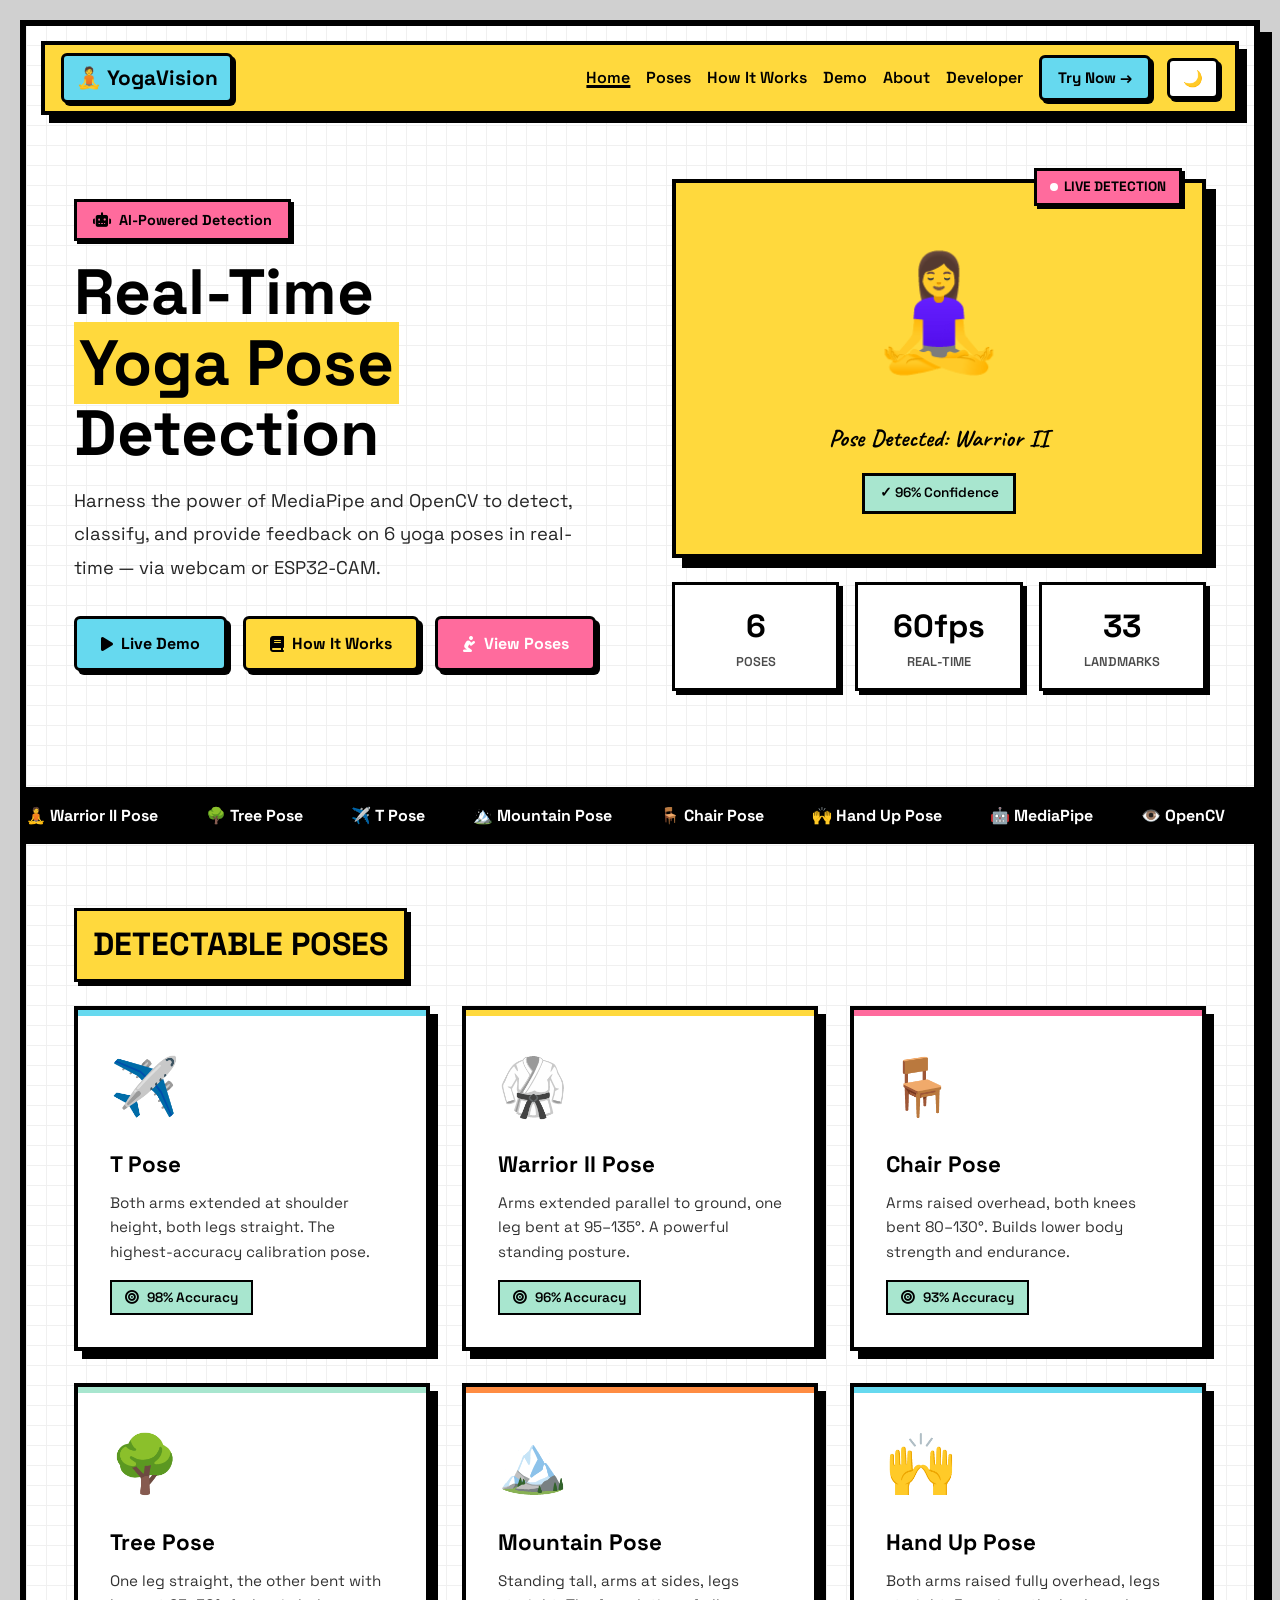
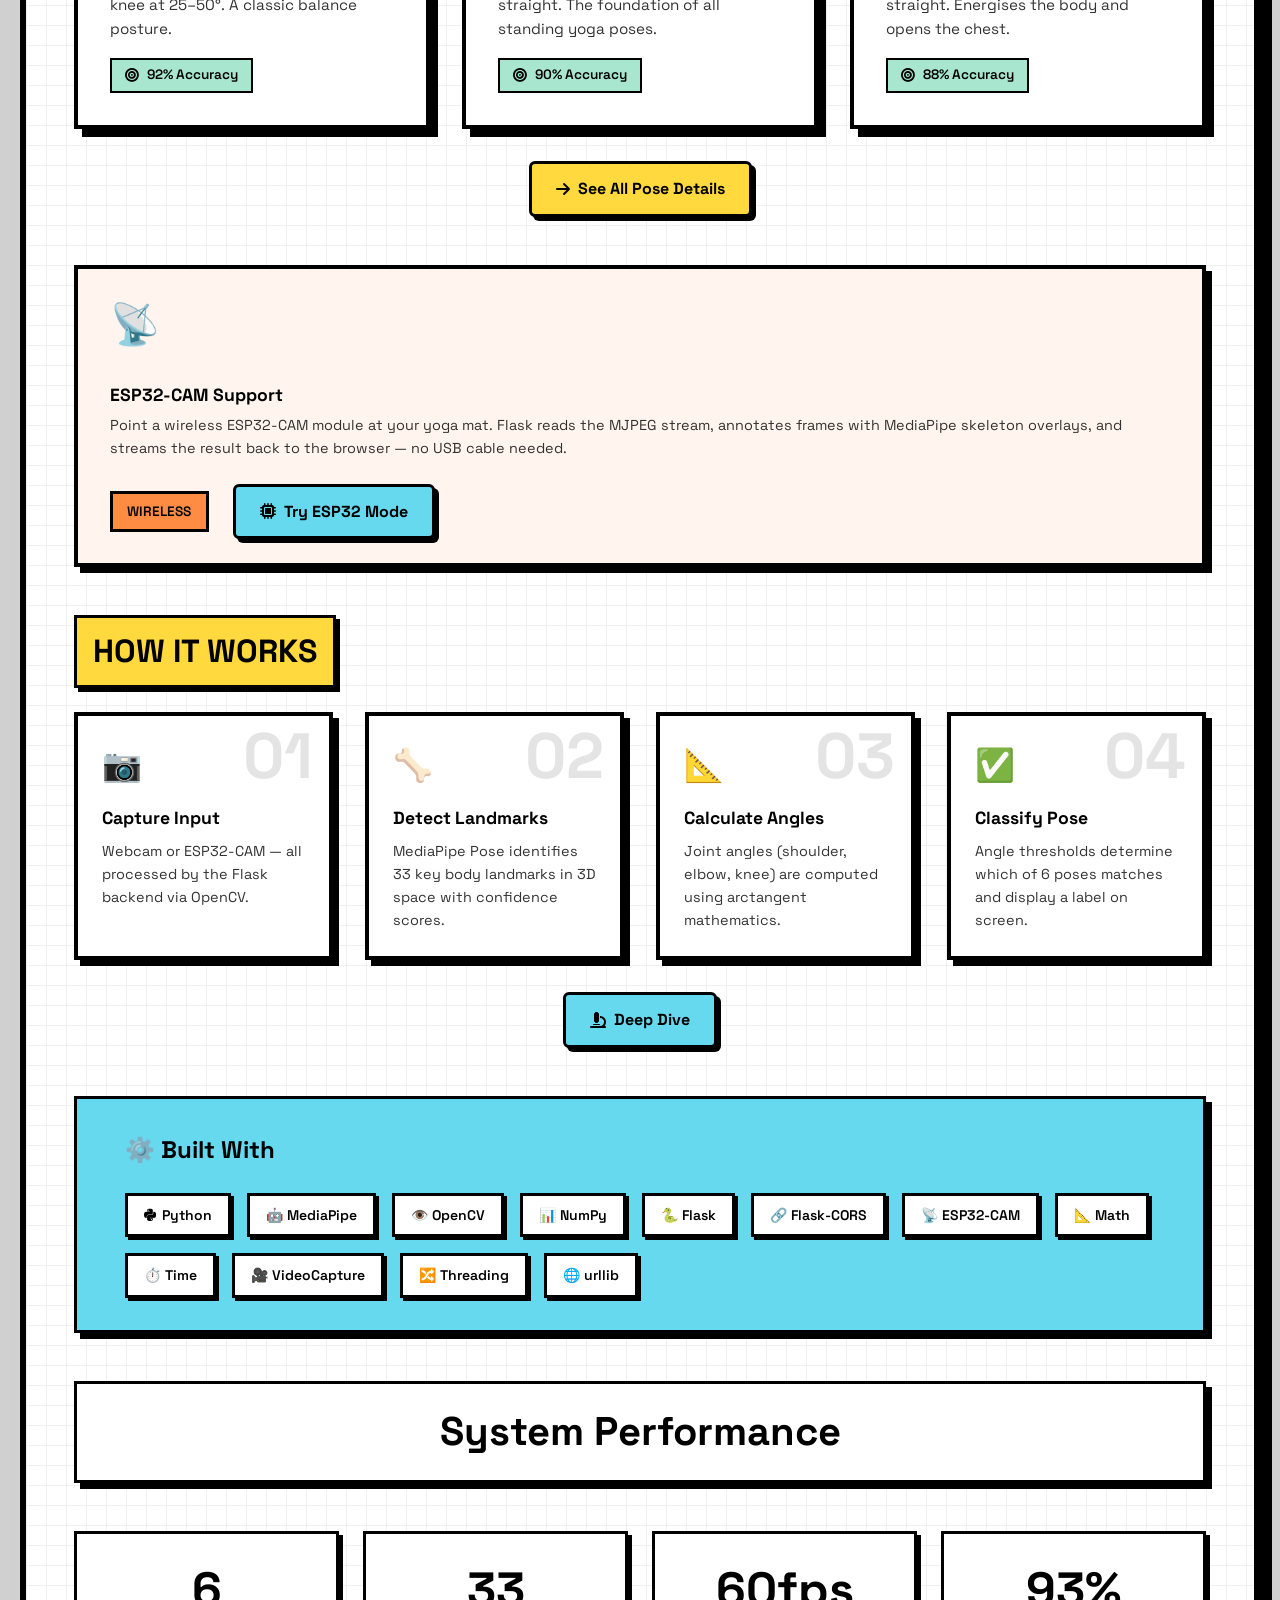
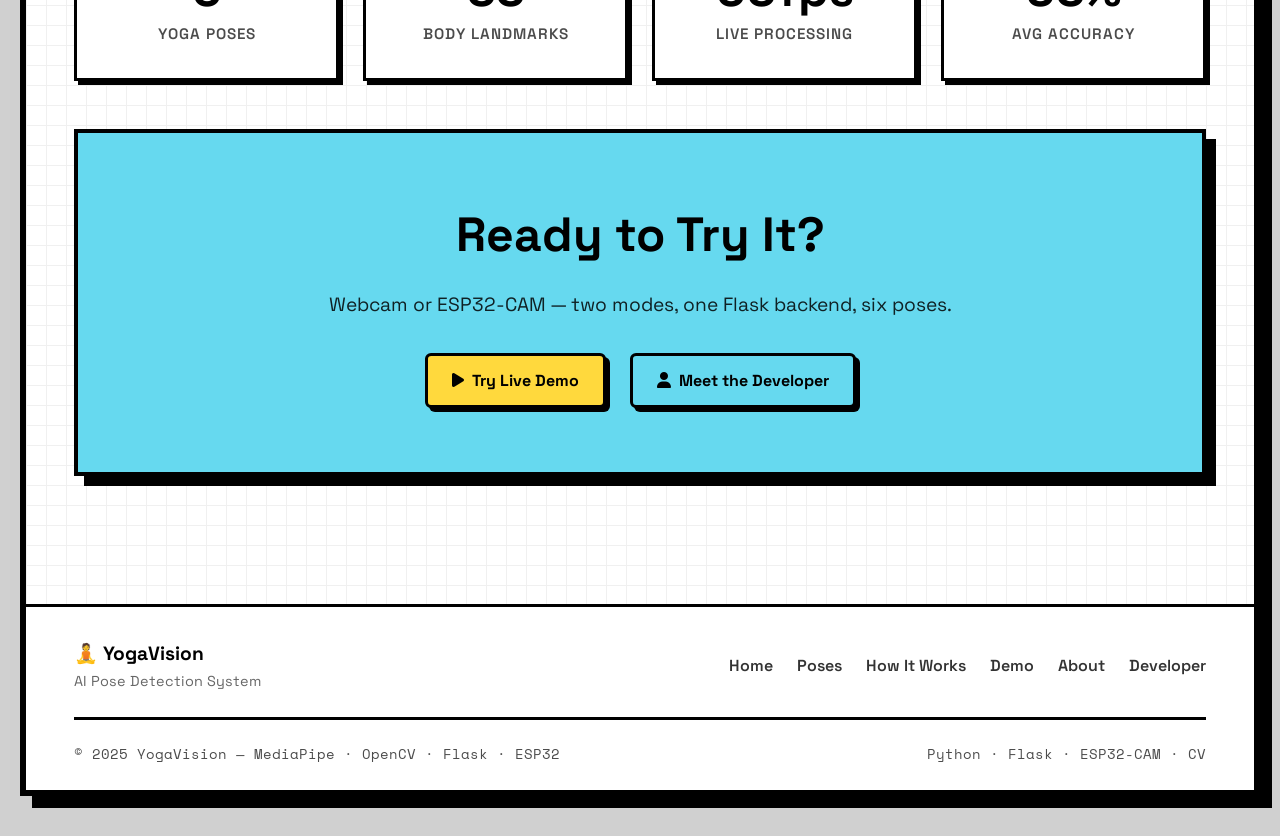
<file: index.html>
<!DOCTYPE html>
<html lang="en">
<head>
  <meta charset="UTF-8">
  <meta name="viewport" content="width=device-width, initial-scale=1.0">
  <title>YogaVision | AI Pose Detection System</title>
  <link rel="preconnect" href="https://fonts.googleapis.com">
  <link href="https://fonts.googleapis.com/css2?family=Space+Grotesk:wght@400;600;700&family=Space+Mono:wght@400;700&family=Caveat:wght@700&display=swap" rel="stylesheet">
  <link rel="stylesheet" href="https://cdnjs.cloudflare.com/ajax/libs/font-awesome/6.4.0/css/all.min.css">
  <link rel="stylesheet" href="style.css">
  <style>
    .hero { padding:4rem 3rem; display:grid; grid-template-columns:1fr 1fr; gap:4rem; align-items:center; }
    .hero-tag { display:inline-flex;align-items:center;gap:.5rem;padding:.4rem 1rem;background:var(--pink);border:var(--border-width) solid var(--border);box-shadow:3px 3px 0 var(--border);font-weight:700;font-size:.9rem;margin-bottom:1rem; }
    .hero-title { font-size:4rem;font-weight:700;line-height:1.1;margin-bottom:1rem; }
    .hero-title span { background:var(--yellow);padding:0 .3rem; }
    .hero-desc { font-size:1.15rem;line-height:1.8;margin-bottom:2rem;opacity:.85; }
    .hero-btns { display:flex;gap:1rem;flex-wrap:wrap; }
    .hero-right { display:flex;flex-direction:column;gap:1.5rem; }
    .hero-visual { background:var(--yellow);border:4px solid var(--border);box-shadow:10px 10px 0 var(--border);padding:2.5rem;text-align:center;position:relative; }
    .hero-emoji { font-size:7rem;display:block;margin-bottom:1rem; }
    .hero-visual-label { font-family:'Caveat',cursive;font-size:1.5rem;font-weight:700; }
    .live-badge { position:absolute;top:-15px;right:20px;background:var(--pink);border:3px solid var(--border);box-shadow:3px 3px 0 var(--border);padding:.3rem .8rem;font-weight:700;font-size:.85rem;display:flex;align-items:center;gap:.4rem; }
    .live-dot { width:8px;height:8px;background:#fff;border-radius:50%;animation:pulse-dot 1.5s ease-in-out infinite; }
    @keyframes pulse-dot { 0%,100%{opacity:1;transform:scale(1)} 50%{opacity:.5;transform:scale(.7)} }
    .mini-stats { display:grid;grid-template-columns:repeat(3,1fr);gap:1rem; }
    .mini-stat { background:var(--white);border:3px solid var(--border);box-shadow:4px 4px 0 var(--border);padding:1rem;text-align:center; }
    .mini-stat-num   { font-size:2rem;font-weight:700; }
    .mini-stat-label { font-size:.8rem;font-weight:600;opacity:.7;text-transform:uppercase; }
    .features-strip  { background:var(--border);color:#fff;overflow:hidden;padding:.8rem 0;border-top:3px solid var(--border);border-bottom:3px solid var(--border);margin:2rem 0; }
    .features-scroll { display:flex;gap:3rem;animation:scroll-left 26s linear infinite;white-space:nowrap; }
    @keyframes scroll-left { from{transform:translateX(0)} to{transform:translateX(-50%)} }
    .features-scroll span { font-weight:700;font-size:1rem;display:inline-flex;align-items:center;gap:.5rem; }
    .poses-grid { display:grid;grid-template-columns:repeat(3,1fr);gap:2rem; }
    .pose-icon     { font-size:3.5rem;margin-bottom:1rem;display:block; }
    .pose-name     { font-size:1.4rem;font-weight:700;margin-bottom:.5rem; }
    .pose-desc     { font-size:.95rem;opacity:.8;margin-bottom:1rem; }
    .pose-accuracy { display:inline-flex;align-items:center;gap:.5rem;padding:.3rem .8rem;background:var(--green);border:2px solid var(--border);font-weight:600;font-size:.85rem; }
    .steps-grid    { display:grid;grid-template-columns:repeat(4,1fr);gap:2rem; }
    .step-card     { background:var(--white);border:4px solid var(--border);box-shadow:6px 6px 0 var(--border);padding:1.5rem;position:relative; }
    .step-number   { font-size:4rem;font-weight:700;color:var(--border);opacity:.1;position:absolute;top:.5rem;right:1rem;line-height:1; }
    .step-icon  { font-size:2rem;margin-bottom:.75rem; }
    .step-title { font-size:1.1rem;font-weight:700;margin-bottom:.5rem; }
    .step-desc  { font-size:.9rem;opacity:.8; }
    .tech-grid  { display:flex;flex-wrap:wrap;gap:1rem; }
    .cta-section { background:var(--cyan);border:4px solid var(--border);box-shadow:10px 10px 0 var(--border);padding:4rem 3rem;text-align:center;margin:3rem 0; }
    .cta-title { font-size:3rem;font-weight:700;margin-bottom:1rem; }
    .cta-desc  { font-size:1.2rem;margin-bottom:2rem;opacity:.85; }
    .cta-btns  { display:flex;gap:1.5rem;justify-content:center;flex-wrap:wrap; }

    .esp32-strip { background:#fff5ee;border:4px solid var(--border);box-shadow:6px 6px 0 var(--border);padding:1.5rem 2rem;margin-bottom:2rem;display:flex;align-items:center;gap:1.5rem;flex-wrap:wrap; }
    .esp32-strip-icon { font-size:2.5rem;flex-shrink:0; }
    .esp32-strip-text h3 { font-size:1.1rem;font-weight:700;margin-bottom:.3rem; }
    .esp32-strip-text p  { font-size:.9rem;opacity:.8; }
    .esp32-strip .badge  { background:#ff8c42; }

    @media (max-width:1024px) { .hero{grid-template-columns:1fr} .steps-grid{grid-template-columns:repeat(2,1fr)} .poses-grid{grid-template-columns:repeat(2,1fr)} }
    @media (max-width:768px)  { .hero{padding:2rem 1rem} .hero-title{font-size:2.5rem} .steps-grid,.poses-grid{grid-template-columns:1fr} .mini-stats{grid-template-columns:1fr} .cta-section{padding:2rem 1rem} .cta-title{font-size:2rem} }
  </style>
</head>
<body>
  <div class="page-wrapper">

    <nav class="navbar" id="navbar">
      <div class="nav-content">
        <a href="index.html" class="nav-brand">🧘 YogaVision</a>
        <div class="nav-right">
          <a href="index.html"     class="nav-link active">Home</a>
          <a href="poses.html"     class="nav-link">Poses</a>
          <a href="works.html"     class="nav-link">How It Works</a>
          <a href="demo.html"      class="nav-link">Demo</a>
          <a href="about.html"     class="nav-link">About</a>
          <a href="developer.html" class="nav-link">Developer</a>
          <a href="demo.html"      class="nav-cta">Try Now →</a>
          <button class="theme-btn" id="theme-toggle">🌙</button>
        </div>
      </div>
    </nav>

    <section class="hero" id="hero">
      <div class="hero-left">
        <div class="hero-tag"><i class="fas fa-robot"></i> AI-Powered Detection</div>
        <h1 class="hero-title">Real-Time<br><span>Yoga Pose</span><br>Detection</h1>
        <p class="hero-desc">Harness the power of MediaPipe and OpenCV to detect, classify, and provide feedback on 6 yoga poses in real-time — via webcam or ESP32-CAM.</p>
        <div class="hero-btns">
          <a href="demo.html"  class="btn btn-primary">  <i class="fas fa-play"></i>            Live Demo    </a>
          <a href="works.html" class="btn btn-secondary"><i class="fas fa-book"></i>            How It Works </a>
          <a href="poses.html" class="btn btn-pink">     <i class="fas fa-person-praying"></i>  View Poses   </a>
        </div>
      </div>
      <div class="hero-right">
        <div class="hero-visual">
          <div class="live-badge"><span class="live-dot"></span> LIVE DETECTION</div>
          <span class="hero-emoji">🧘‍♀️</span>
          <div class="hero-visual-label">Pose Detected: Warrior II</div>
          <div style="margin-top:1rem;">
            <div class="badge" style="background:var(--green);">✓ 96% Confidence</div>
          </div>
        </div>
        <div class="mini-stats">
          <div class="mini-stat"><div class="mini-stat-num">6</div>  <div class="mini-stat-label">Poses</div></div>
          <div class="mini-stat"><div class="mini-stat-num">60fps</div><div class="mini-stat-label">Real-Time</div></div>
          <div class="mini-stat"><div class="mini-stat-num">33</div> <div class="mini-stat-label">Landmarks</div></div>
        </div>
      </div>
    </section>

    <div class="features-strip">
      <div class="features-scroll">
        <span>🧘 Warrior II Pose</span><span>🌳 Tree Pose</span><span>✈️ T Pose</span>
        <span>🏔️ Mountain Pose</span><span>🪑 Chair Pose</span><span>🙌 Hand Up Pose</span>
        <span>🤖 MediaPipe</span><span>👁️ OpenCV</span><span>📐 Angle Calculation</span>
        <span>⚡ Real-Time FPS</span><span>🐍 Flask API</span><span>📡 ESP32-CAM</span>
        <span>🧘 Warrior II Pose</span><span>🌳 Tree Pose</span><span>✈️ T Pose</span>
        <span>🏔️ Mountain Pose</span><span>🪑 Chair Pose</span><span>🙌 Hand Up Pose</span>
        <span>🤖 MediaPipe</span><span>👁️ OpenCV</span><span>📐 Angle Calculation</span>
        <span>⚡ Real-Time FPS</span><span>🐍 Flask API</span><span>📡 ESP32-CAM</span>
      </div>
    </div>

    <div class="container">

      <section class="section">
        <h2 class="section-title">Detectable Poses</h2>
        <div class="poses-grid">
          <div class="pose-card">
            <span class="pose-icon">✈️</span>
            <div class="pose-name">T Pose</div>
            <div class="pose-desc">Both arms extended at shoulder height, both legs straight. The highest-accuracy calibration pose.</div>
            <div class="pose-accuracy"><i class="fas fa-bullseye"></i> 98% Accuracy</div>
          </div>
          <div class="pose-card">
            <span class="pose-icon">🥋</span>
            <div class="pose-name">Warrior II Pose</div>
            <div class="pose-desc">Arms extended parallel to ground, one leg bent at 95–135°. A powerful standing posture.</div>
            <div class="pose-accuracy"><i class="fas fa-bullseye"></i> 96% Accuracy</div>
          </div>
          <div class="pose-card">
            <span class="pose-icon">🪑</span>
            <div class="pose-name">Chair Pose</div>
            <div class="pose-desc">Arms raised overhead, both knees bent 80–130°. Builds lower body strength and endurance.</div>
            <div class="pose-accuracy"><i class="fas fa-bullseye"></i> 93% Accuracy</div>
          </div>
          <div class="pose-card">
            <span class="pose-icon">🌳</span>
            <div class="pose-name">Tree Pose</div>
            <div class="pose-desc">One leg straight, the other bent with knee at 25–50°. A classic balance posture.</div>
            <div class="pose-accuracy"><i class="fas fa-bullseye"></i> 92% Accuracy</div>
          </div>
          <div class="pose-card">
            <span class="pose-icon">🏔️</span>
            <div class="pose-name">Mountain Pose</div>
            <div class="pose-desc">Standing tall, arms at sides, legs straight. The foundation of all standing yoga poses.</div>
            <div class="pose-accuracy"><i class="fas fa-bullseye"></i> 90% Accuracy</div>
          </div>
          <div class="pose-card">
            <span class="pose-icon">🙌</span>
            <div class="pose-name">Hand Up Pose</div>
            <div class="pose-desc">Both arms raised fully overhead, legs straight. Energises the body and opens the chest.</div>
            <div class="pose-accuracy"><i class="fas fa-bullseye"></i> 88% Accuracy</div>
          </div>
        </div>
        <div style="margin-top:2rem;text-align:center;">
          <a href="poses.html" class="btn btn-secondary"><i class="fas fa-arrow-right"></i> See All Pose Details</a>
        </div>
      </section>

      <!-- ESP32 highlight -->
      <section class="section">
        <div class="esp32-strip">
          <div class="esp32-strip-icon">📡</div>
          <div class="esp32-strip-text">
            <h3>ESP32-CAM Support</h3>
            <p>Point a wireless ESP32-CAM module at your yoga mat. Flask reads the MJPEG stream, annotates frames with MediaPipe skeleton overlays, and streams the result back to the browser — no USB cable needed.</p>
          </div>
          <span class="badge" style="background:#ff8c42;flex-shrink:0;">WIRELESS</span>
          <a href="demo.html" class="btn btn-primary" style="flex-shrink:0;"><i class="fas fa-microchip"></i> Try ESP32 Mode</a>
        </div>
      </section>

      <section class="section">
        <h2 class="section-title">How It Works</h2>
        <div class="steps-grid">
          <div class="step-card">
            <div class="step-number">01</div>
            <div class="step-icon">📷</div>
            <div class="step-title">Capture Input</div>
            <div class="step-desc">Webcam or ESP32-CAM — all processed by the Flask backend via OpenCV.</div>
          </div>
          <div class="step-card">
            <div class="step-number">02</div>
            <div class="step-icon">🦴</div>
            <div class="step-title">Detect Landmarks</div>
            <div class="step-desc">MediaPipe Pose identifies 33 key body landmarks in 3D space with confidence scores.</div>
          </div>
          <div class="step-card">
            <div class="step-number">03</div>
            <div class="step-icon">📐</div>
            <div class="step-title">Calculate Angles</div>
            <div class="step-desc">Joint angles (shoulder, elbow, knee) are computed using arctangent mathematics.</div>
          </div>
          <div class="step-card">
            <div class="step-number">04</div>
            <div class="step-icon">✅</div>
            <div class="step-title">Classify Pose</div>
            <div class="step-desc">Angle thresholds determine which of 6 poses matches and display a label on screen.</div>
          </div>
        </div>
        <div style="margin-top:2rem;text-align:center;">
          <a href="works.html" class="btn btn-primary"><i class="fas fa-microscope"></i> Deep Dive</a>
        </div>
      </section>

      <section class="section">
        <div class="highlight-strip">
          <h2 style="font-size:1.5rem;font-weight:700;margin-bottom:1.5rem;">⚙️ Built With</h2>
          <div class="tech-grid">
            <span class="tag"><i class="fab fa-python"></i> Python</span>
            <span class="tag">🤖 MediaPipe</span>
            <span class="tag">👁️ OpenCV</span>
            <span class="tag">📊 NumPy</span>
            <span class="tag">🐍 Flask</span>
            <span class="tag">🔗 Flask-CORS</span>
            <span class="tag">📡 ESP32-CAM</span>
            <span class="tag">📐 Math</span>
            <span class="tag">⏱️ Time</span>
            <span class="tag">🎥 VideoCapture</span>
            <span class="tag">🔀 Threading</span>
            <span class="tag">🌐 urllib</span>
          </div>
        </div>
      </section>

      <section class="section">
        <h2 class="section-title-center">System Performance</h2>
        <div class="grid-4">
          <div class="stat-card"><div class="stat-number">6</div>   <div class="stat-label">Yoga Poses</div></div>
          <div class="stat-card"><div class="stat-number">33</div>  <div class="stat-label">Body Landmarks</div></div>
          <div class="stat-card"><div class="stat-number">60fps</div><div class="stat-label">Live Processing</div></div>
          <div class="stat-card"><div class="stat-number">93%</div> <div class="stat-label">Avg Accuracy</div></div>
        </div>
      </section>

      <div class="cta-section">
        <div class="cta-title">Ready to Try It?</div>
        <div class="cta-desc">Webcam or ESP32-CAM — two modes, one Flask backend, six poses.</div>
        <div class="cta-btns">
          <a href="demo.html"      class="btn btn-secondary"><i class="fas fa-play"></i>   Try Live Demo       </a>
          <a href="developer.html" class="btn btn-primary">  <i class="fas fa-user"></i>   Meet the Developer  </a>
        </div>
      </div>

    </div>

    <footer class="footer">
      <div class="footer-inner">
        <div class="footer-brand">🧘 YogaVision <span>AI Pose Detection System</span></div>
        <nav class="footer-nav">
          <a href="index.html">Home</a>
          <a href="poses.html">Poses</a>
          <a href="works.html">How It Works</a>
          <a href="demo.html">Demo</a>
          <a href="about.html">About</a>
          <a href="developer.html">Developer</a>
        </nav>
      </div>
      <div class="footer-bottom">
        <span>© 2025 YogaVision — MediaPipe · OpenCV · Flask · ESP32</span>
        <span style="font-family:'Space Mono',monospace;font-size:.85rem;">Python · Flask · ESP32-CAM · CV</span>
      </div>
    </footer>

  </div>

  <script>
    const btn = document.getElementById('theme-toggle');
    const body = document.body;
    const saved = localStorage.getItem('yv-theme') || 'light';
    body.setAttribute('data-theme', saved);
    btn.textContent = saved==='dark' ? '☀️' : '🌙';
    btn.addEventListener('click', () => {
      const next = body.getAttribute('data-theme')==='light' ? 'dark' : 'light';
      body.setAttribute('data-theme', next);
      localStorage.setItem('yv-theme', next);
      btn.textContent = next==='dark' ? '☀️' : '🌙';
    });
    let last = 0;
    const nav = document.getElementById('navbar');
    window.addEventListener('scroll', () => {
      const cur = window.scrollY;
      nav.classList.toggle('hidden', cur > last && cur > 100);
      last = cur;
    });
    const observer = new IntersectionObserver((entries) => {
      entries.forEach(e => { if(e.isIntersecting) e.target.classList.add('fade-in'); });
    }, { threshold: 0.1 });
    document.querySelectorAll('.pose-card,.step-card,.stat-card,.skill-box').forEach(el => observer.observe(el));
  </script>
</body>
</html>
</file>
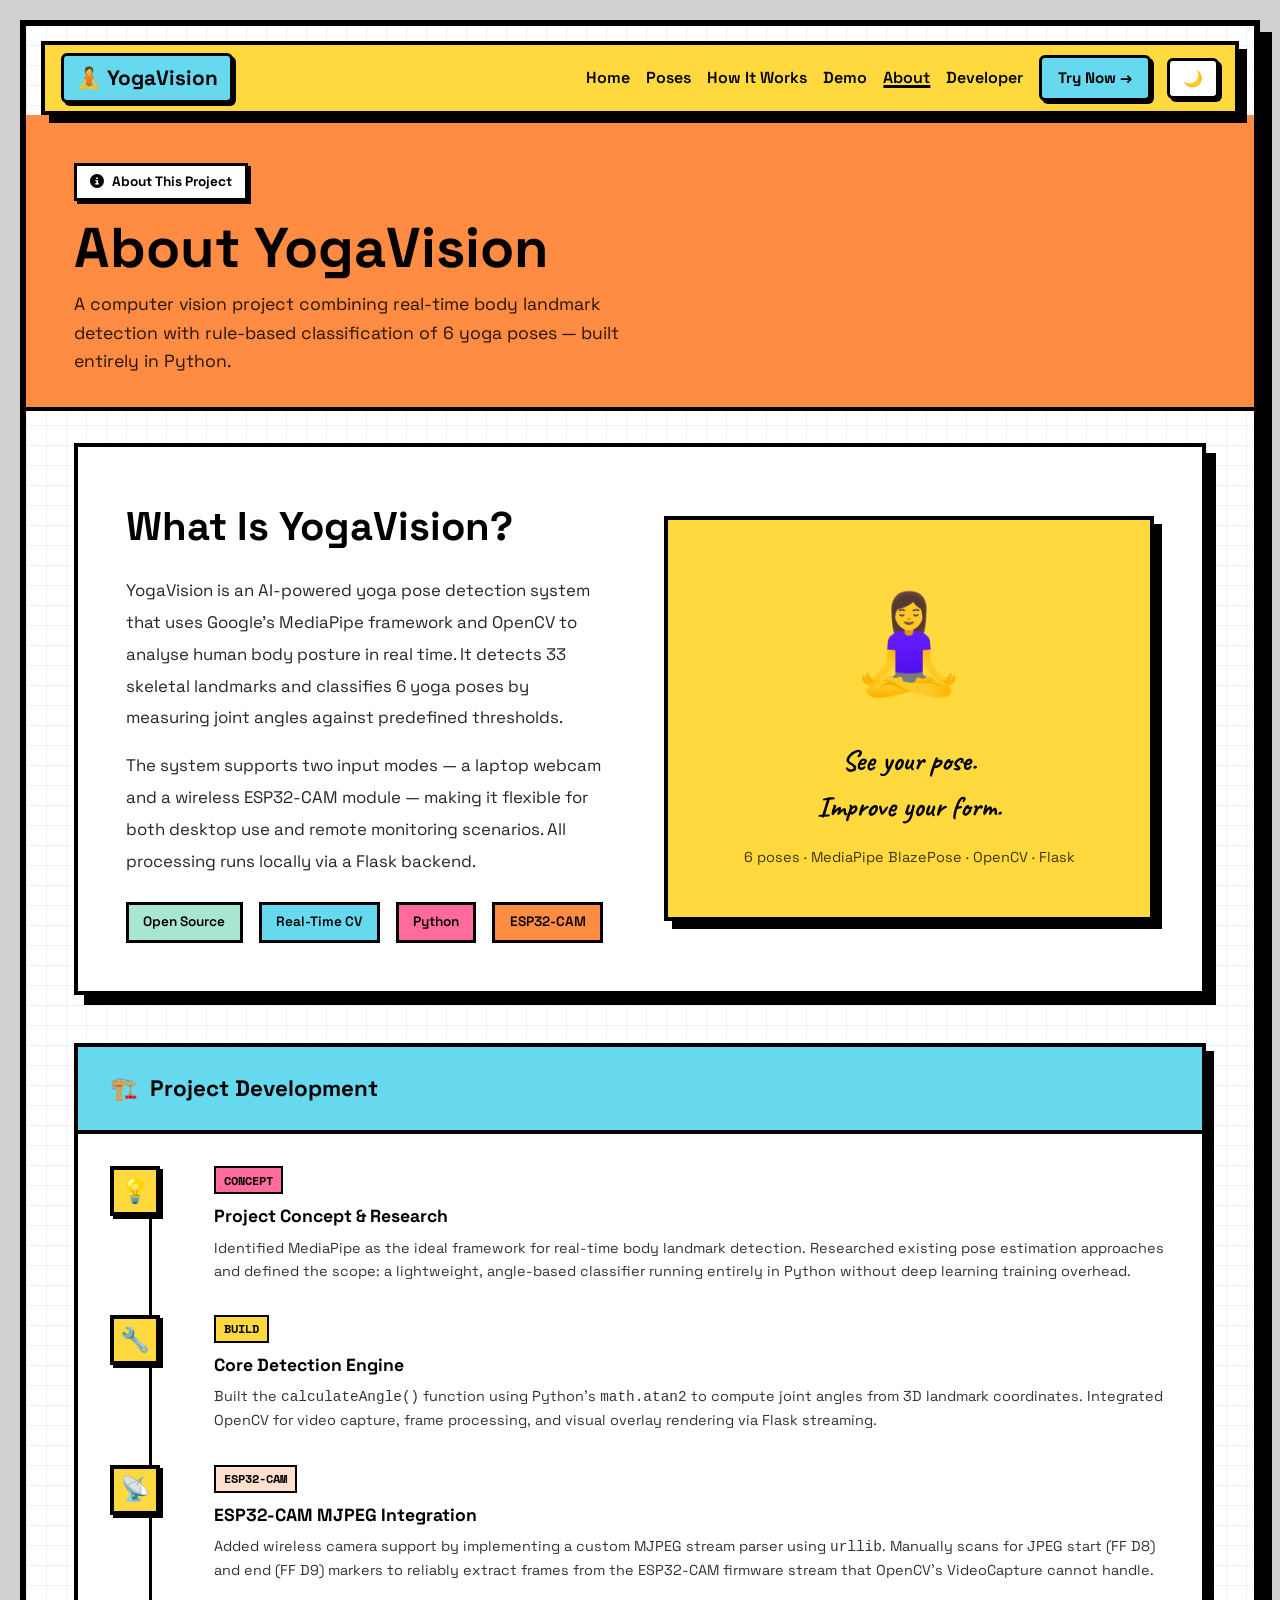
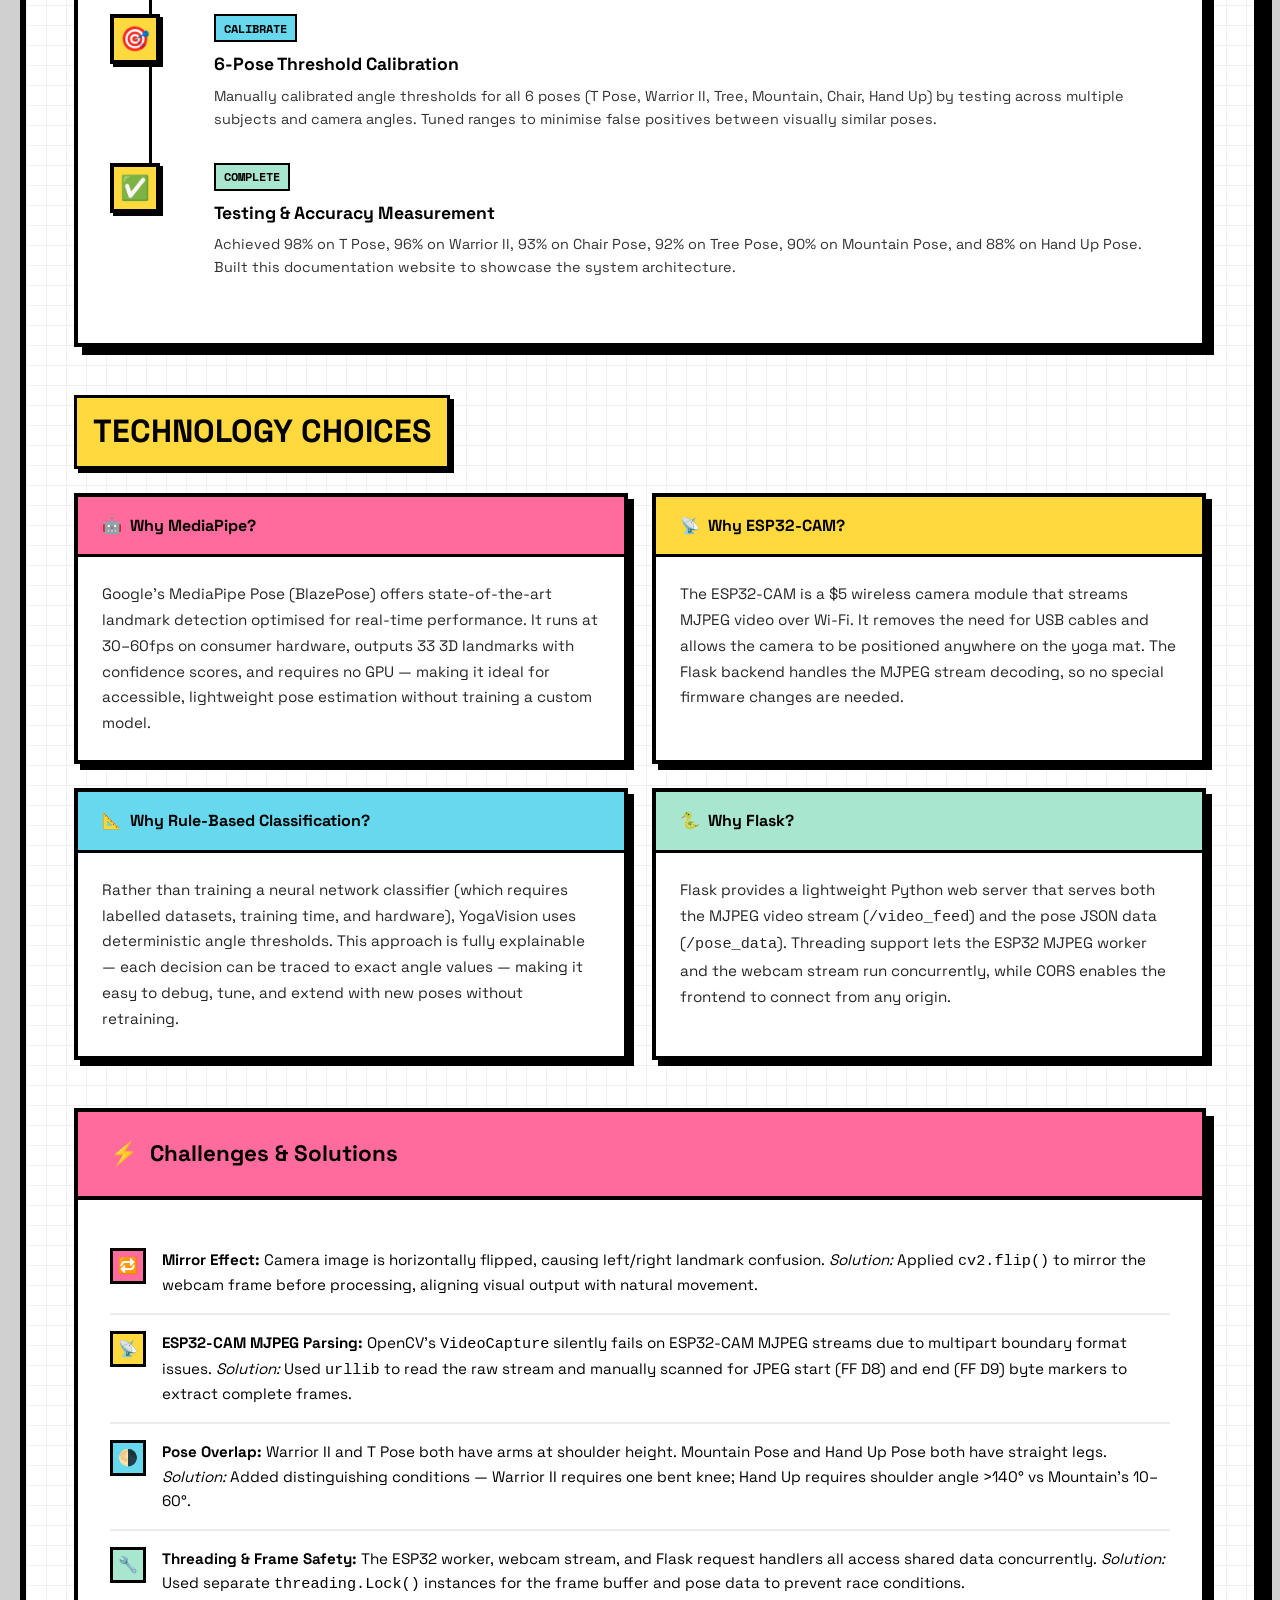
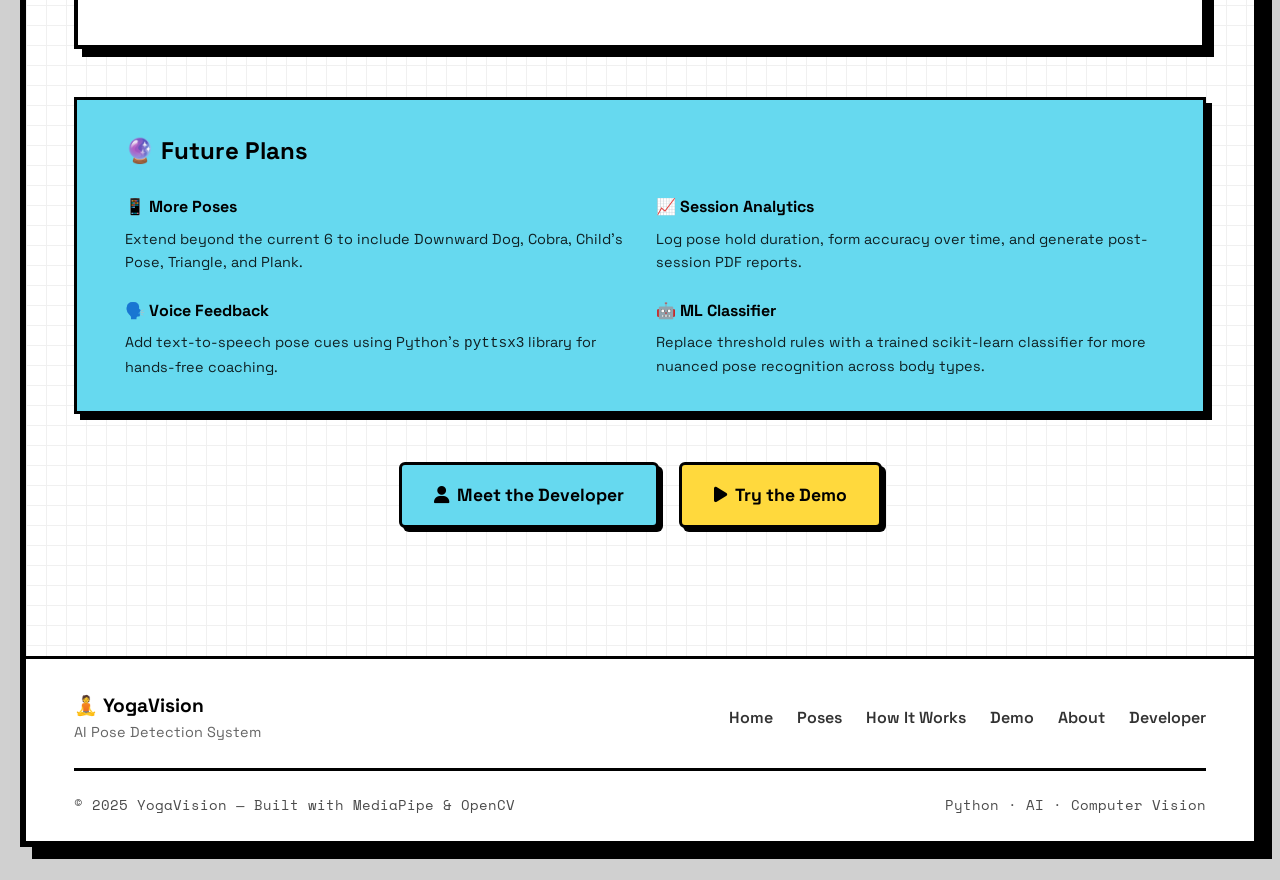
<file: about.html>
<!DOCTYPE html>
<html lang="en">
<head>
  <meta charset="UTF-8">
  <meta name="viewport" content="width=device-width, initial-scale=1.0">
  <title>YogaVision | About</title>
  <link rel="preconnect" href="https://fonts.googleapis.com">
  <link href="https://fonts.googleapis.com/css2?family=Space+Grotesk:wght@400;600;700&family=Space+Mono:wght@400;700&family=Caveat:wght@700&display=swap" rel="stylesheet">
  <link rel="stylesheet" href="https://cdnjs.cloudflare.com/ajax/libs/font-awesome/6.4.0/css/all.min.css">
  <link rel="stylesheet" href="style.css">
  <style>
    .page-hero {
      background: var(--orange, #ff8c42);
      border-bottom: 4px solid var(--border);
      padding: 3rem 3rem 2rem;
    }
    .page-hero-tag {
      display: inline-flex; align-items: center; gap: 0.5rem;
      padding: 0.3rem 0.8rem; background: var(--white);
      border: 3px solid var(--border); box-shadow: 3px 3px 0 var(--border);
      font-weight: 700; font-size: 0.85rem; margin-bottom: 1rem;
    }
    .page-hero-title { font-size: 3.5rem; font-weight: 700; line-height: 1.1; margin-bottom: 0.75rem; }
    .page-hero-desc { font-size: 1.1rem; opacity: 0.85; max-width: 600px; }

    .mission-block {
      background: var(--white); border: 4px solid var(--border);
      box-shadow: 10px 10px 0 var(--border); padding: 3rem; margin-bottom: 3rem;
      display: grid; grid-template-columns: 1fr 1fr; gap: 3rem; align-items: center;
    }
    .mission-text h2 { font-size: 2.5rem; font-weight: 700; margin-bottom: 1rem; }
    .mission-text p { font-size: 1.05rem; line-height: 1.9; opacity: 0.85; margin-bottom: 1rem; }
    .mission-visual {
      background: var(--yellow); border: 4px solid var(--border);
      box-shadow: 8px 8px 0 var(--border); padding: 3rem; text-align: center;
    }
    .mission-emoji { font-size: 6rem; display: block; margin-bottom: 1rem; }

    .timeline-section {
      background: var(--white); border: 4px solid var(--border);
      box-shadow: 8px 8px 0 var(--border); overflow: hidden; margin-bottom: 3rem;
    }
    .timeline-header {
      padding: 1.5rem 2rem; border-bottom: 4px solid var(--border);
      background: var(--cyan); font-size: 1.4rem; font-weight: 700;
      display: flex; align-items: center; gap: 0.75rem;
    }
    .timeline-body { padding: 2rem; }
    .tl-item {
      display: grid; grid-template-columns: 80px 1fr; gap: 1.5rem;
      margin-bottom: 2rem; position: relative;
    }
    .tl-item:not(:last-child)::after {
      content: ''; position: absolute; left: 39px; top: 50px; bottom: -2rem;
      width: 3px; background: var(--border);
    }
    .tl-marker {
      width: 50px; height: 50px; background: var(--yellow); border: 4px solid var(--border);
      display: flex; align-items: center; justify-content: center; font-size: 1.5rem;
      flex-shrink: 0; box-shadow: 3px 3px 0 var(--border); position: relative; z-index: 1;
    }
    .tl-content h4 { font-size: 1.1rem; font-weight: 700; margin-bottom: 0.4rem; }
    .tl-content p { font-size: 0.9rem; opacity: 0.8; }
    .tl-tag {
      display: inline-block; padding: 0.15rem 0.5rem; font-size: 0.75rem;
      font-weight: 700; border: 2px solid var(--border); margin-bottom: 0.5rem;
      font-family: 'Space Mono', monospace;
    }

    .tech-cards {
      display: grid; grid-template-columns: repeat(2, 1fr);
      gap: 1.5rem; margin-bottom: 3rem;
    }
    .tech-card {
      background: var(--white); border: 4px solid var(--border);
      box-shadow: 6px 6px 0 var(--border); overflow: hidden;
    }
    .tech-card-header {
      padding: 1rem 1.5rem; border-bottom: 3px solid var(--border);
      font-weight: 700; font-size: 1rem; display: flex; align-items: center; gap: 0.5rem;
    }
    .tech-card:nth-child(1) .tech-card-header { background: var(--pink); }
    .tech-card:nth-child(2) .tech-card-header { background: var(--yellow); }
    .tech-card:nth-child(3) .tech-card-header { background: var(--cyan); }
    .tech-card:nth-child(4) .tech-card-header { background: var(--green); }
    .tech-card-body { padding: 1.5rem; }
    .tech-card-body p { font-size: 0.95rem; opacity: 0.85; line-height: 1.7; }

    .challenge-list { list-style: none; }
    .challenge-list li {
      display: flex; align-items: flex-start; gap: 1rem; padding: 1rem 0;
      border-bottom: 2px solid rgba(0,0,0,0.08); font-size: 0.95rem;
    }
    .challenge-list li:last-child { border-bottom: none; }
    .challenge-icon {
      width: 36px; height: 36px; border: 3px solid var(--border);
      display: flex; align-items: center; justify-content: center;
      flex-shrink: 0; font-size: 1rem;
    }

    @media (max-width: 900px) {
      .mission-block { grid-template-columns: 1fr; }
      .tech-cards { grid-template-columns: 1fr; }
      .page-hero-title { font-size: 2.5rem; }
    }
  </style>
</head>
<body>
  <div class="page-wrapper">
    <nav class="navbar" id="navbar">
      <div class="nav-content">
        <a href="index.html" class="nav-brand">🧘 YogaVision</a>
        <div class="nav-right">
          <a href="index.html"     class="nav-link">Home</a>
          <a href="poses.html"     class="nav-link">Poses</a>
          <a href="works.html"     class="nav-link">How It Works</a>
          <a href="demo.html"      class="nav-link">Demo</a>
          <a href="about.html"     class="nav-link active">About</a>
          <a href="developer.html" class="nav-link">Developer</a>
          <a href="demo.html"      class="nav-cta">Try Now →</a>
          <button class="theme-btn" id="theme-toggle">🌙</button>
        </div>
      </div>
    </nav>

    <div class="page-hero">
      <div class="page-hero-tag"><i class="fas fa-info-circle"></i> About This Project</div>
      <h1 class="page-hero-title">About YogaVision</h1>
      <p class="page-hero-desc">A computer vision project combining real-time body landmark detection with rule-based classification of 6 yoga poses — built entirely in Python.</p>
    </div>

    <div class="container">

      <div class="mission-block">
        <div class="mission-text">
          <h2>What Is YogaVision?</h2>
          <p>YogaVision is an AI-powered yoga pose detection system that uses Google's MediaPipe framework and OpenCV to analyse human body posture in real time. It detects 33 skeletal landmarks and classifies 6 yoga poses by measuring joint angles against predefined thresholds.</p>
          <p>The system supports two input modes — a laptop webcam and a wireless ESP32-CAM module — making it flexible for both desktop use and remote monitoring scenarios. All processing runs locally via a Flask backend.</p>
          <div style="display:flex; gap:1rem; flex-wrap:wrap; margin-top:1.5rem;">
            <span class="badge" style="background:var(--green);">Open Source</span>
            <span class="badge" style="background:var(--cyan);">Real-Time CV</span>
            <span class="badge" style="background:var(--pink);">Python</span>
            <span class="badge" style="background:#ff8c42;color:#000;">ESP32-CAM</span>
          </div>
        </div>
        <div class="mission-visual">
          <span class="mission-emoji">🧘‍♀️</span>
          <div style="font-family:'Caveat',cursive; font-size:1.8rem; font-weight:700; margin-bottom:1rem;">See your pose.<br>Improve your form.</div>
          <div style="font-size:0.9rem; opacity:0.75;">6 poses · MediaPipe BlazePose · OpenCV · Flask</div>
        </div>
      </div>

      <div class="timeline-section">
        <div class="timeline-header"><span>🏗️</span> Project Development</div>
        <div class="timeline-body">
          <div class="tl-item">
            <div class="tl-marker">💡</div>
            <div class="tl-content">
              <div class="tl-tag" style="background:var(--pink);">CONCEPT</div>
              <h4>Project Concept & Research</h4>
              <p>Identified MediaPipe as the ideal framework for real-time body landmark detection. Researched existing pose estimation approaches and defined the scope: a lightweight, angle-based classifier running entirely in Python without deep learning training overhead.</p>
            </div>
          </div>
          <div class="tl-item">
            <div class="tl-marker">🔧</div>
            <div class="tl-content">
              <div class="tl-tag" style="background:var(--yellow);">BUILD</div>
              <h4>Core Detection Engine</h4>
              <p>Built the <code>calculateAngle()</code> function using Python's <code>math.atan2</code> to compute joint angles from 3D landmark coordinates. Integrated OpenCV for video capture, frame processing, and visual overlay rendering via Flask streaming.</p>
            </div>
          </div>
          <div class="tl-item">
            <div class="tl-marker">📡</div>
            <div class="tl-content">
              <div class="tl-tag" style="background:#ffe0cc;">ESP32-CAM</div>
              <h4>ESP32-CAM MJPEG Integration</h4>
              <p>Added wireless camera support by implementing a custom MJPEG stream parser using <code>urllib</code>. Manually scans for JPEG start (FF D8) and end (FF D9) markers to reliably extract frames from the ESP32-CAM firmware stream that OpenCV's VideoCapture cannot handle.</p>
            </div>
          </div>
          <div class="tl-item">
            <div class="tl-marker">🎯</div>
            <div class="tl-content">
              <div class="tl-tag" style="background:var(--cyan);">CALIBRATE</div>
              <h4>6-Pose Threshold Calibration</h4>
              <p>Manually calibrated angle thresholds for all 6 poses (T Pose, Warrior II, Tree, Mountain, Chair, Hand Up) by testing across multiple subjects and camera angles. Tuned ranges to minimise false positives between visually similar poses.</p>
            </div>
          </div>
          <div class="tl-item">
            <div class="tl-marker">✅</div>
            <div class="tl-content">
              <div class="tl-tag" style="background:var(--green);">COMPLETE</div>
              <h4>Testing & Accuracy Measurement</h4>
              <p>Achieved 98% on T Pose, 96% on Warrior II, 93% on Chair Pose, 92% on Tree Pose, 90% on Mountain Pose, and 88% on Hand Up Pose. Built this documentation website to showcase the system architecture.</p>
            </div>
          </div>
        </div>
      </div>

      <section class="section">
        <h2 class="section-title">Technology Choices</h2>
        <div class="tech-cards">
          <div class="tech-card">
            <div class="tech-card-header"><span>🤖</span> Why MediaPipe?</div>
            <div class="tech-card-body">
              <p>Google's MediaPipe Pose (BlazePose) offers state-of-the-art landmark detection optimised for real-time performance. It runs at 30–60fps on consumer hardware, outputs 33 3D landmarks with confidence scores, and requires no GPU — making it ideal for accessible, lightweight pose estimation without training a custom model.</p>
            </div>
          </div>
          <div class="tech-card">
            <div class="tech-card-header"><span>📡</span> Why ESP32-CAM?</div>
            <div class="tech-card-body">
              <p>The ESP32-CAM is a $5 wireless camera module that streams MJPEG video over Wi-Fi. It removes the need for USB cables and allows the camera to be positioned anywhere on the yoga mat. The Flask backend handles the MJPEG stream decoding, so no special firmware changes are needed.</p>
            </div>
          </div>
          <div class="tech-card">
            <div class="tech-card-header"><span>📐</span> Why Rule-Based Classification?</div>
            <div class="tech-card-body">
              <p>Rather than training a neural network classifier (which requires labelled datasets, training time, and hardware), YogaVision uses deterministic angle thresholds. This approach is fully explainable — each decision can be traced to exact angle values — making it easy to debug, tune, and extend with new poses without retraining.</p>
            </div>
          </div>
          <div class="tech-card">
            <div class="tech-card-header"><span>🐍</span> Why Flask?</div>
            <div class="tech-card-body">
              <p>Flask provides a lightweight Python web server that serves both the MJPEG video stream (<code>/video_feed</code>) and the pose JSON data (<code>/pose_data</code>). Threading support lets the ESP32 MJPEG worker and the webcam stream run concurrently, while CORS enables the frontend to connect from any origin.</p>
            </div>
          </div>
        </div>
      </section>

      <section class="section">
        <div style="background:var(--white); border:4px solid var(--border); box-shadow:8px 8px 0 var(--border); overflow:hidden;">
          <div style="padding:1.5rem 2rem; border-bottom:4px solid var(--border); background:var(--pink); font-size:1.4rem; font-weight:700; display:flex; align-items:center; gap:0.75rem;">
            <span>⚡</span> Challenges & Solutions
          </div>
          <div style="padding:2rem;">
            <ul class="challenge-list">
              <li>
                <div class="challenge-icon" style="background:var(--pink);">🔁</div>
                <div>
                  <strong>Mirror Effect:</strong> Camera image is horizontally flipped, causing left/right landmark confusion. <em>Solution:</em> Applied <code>cv2.flip()</code> to mirror the webcam frame before processing, aligning visual output with natural movement.
                </div>
              </li>
              <li>
                <div class="challenge-icon" style="background:var(--yellow);">📡</div>
                <div>
                  <strong>ESP32-CAM MJPEG Parsing:</strong> OpenCV's <code>VideoCapture</code> silently fails on ESP32-CAM MJPEG streams due to multipart boundary format issues. <em>Solution:</em> Used <code>urllib</code> to read the raw stream and manually scanned for JPEG start (FF D8) and end (FF D9) byte markers to extract complete frames.
                </div>
              </li>
              <li>
                <div class="challenge-icon" style="background:var(--cyan);">🌗</div>
                <div>
                  <strong>Pose Overlap:</strong> Warrior II and T Pose both have arms at shoulder height. Mountain Pose and Hand Up Pose both have straight legs. <em>Solution:</em> Added distinguishing conditions — Warrior II requires one bent knee; Hand Up requires shoulder angle &gt;140° vs Mountain's 10–60°.
                </div>
              </li>
              <li>
                <div class="challenge-icon" style="background:var(--green);">🔧</div>
                <div>
                  <strong>Threading & Frame Safety:</strong> The ESP32 worker, webcam stream, and Flask request handlers all access shared data concurrently. <em>Solution:</em> Used separate <code>threading.Lock()</code> instances for the frame buffer and pose data to prevent race conditions.
                </div>
              </li>
            </ul>
          </div>
        </div>
      </section>

      <section class="section">
        <div class="highlight-strip">
          <h2 style="font-size:1.5rem; font-weight:700; margin-bottom:1.5rem;">🔮 Future Plans</h2>
          <div class="grid-2">
            <div>
              <div style="font-weight:700; margin-bottom:0.5rem;">📱 More Poses</div>
              <p style="font-size:0.9rem; opacity:0.85; margin-bottom:1.5rem;">Extend beyond the current 6 to include Downward Dog, Cobra, Child's Pose, Triangle, and Plank.</p>
              <div style="font-weight:700; margin-bottom:0.5rem;">🗣️ Voice Feedback</div>
              <p style="font-size:0.9rem; opacity:0.85;">Add text-to-speech pose cues using Python's <code>pyttsx3</code> library for hands-free coaching.</p>
            </div>
            <div>
              <div style="font-weight:700; margin-bottom:0.5rem;">📈 Session Analytics</div>
              <p style="font-size:0.9rem; opacity:0.85; margin-bottom:1.5rem;">Log pose hold duration, form accuracy over time, and generate post-session PDF reports.</p>
              <div style="font-weight:700; margin-bottom:0.5rem;">🤖 ML Classifier</div>
              <p style="font-size:0.9rem; opacity:0.85;">Replace threshold rules with a trained scikit-learn classifier for more nuanced pose recognition across body types.</p>
            </div>
          </div>
        </div>
      </section>

      <div style="text-align:center; margin:3rem 0;">
        <a href="developer.html" class="btn btn-primary" style="font-size:1.1rem; padding:1rem 2rem; margin-right:1rem;"><i class="fas fa-user"></i> Meet the Developer</a>
        <a href="demo.html" class="btn btn-secondary" style="font-size:1.1rem; padding:1rem 2rem;"><i class="fas fa-play"></i> Try the Demo</a>
      </div>

    </div>

    <footer class="footer">
      <div class="footer-inner">
        <div class="footer-brand">🧘 YogaVision <span>AI Pose Detection System</span></div>
        <nav class="footer-nav">
          <a href="index.html">Home</a>
          <a href="poses.html">Poses</a>
          <a href="works.html">How It Works</a>
          <a href="demo.html">Demo</a>
          <a href="about.html">About</a>
          <a href="developer.html">Developer</a>
        </nav>
      </div>
      <div class="footer-bottom">
        <span>© 2025 YogaVision — Built with MediaPipe & OpenCV</span>
        <span style="font-family:'Space Mono',monospace; font-size:0.85rem;">Python · AI · Computer Vision</span>
      </div>
    </footer>
  </div>
  <script>
    const btn = document.getElementById('theme-toggle');
    const body = document.body;
    const saved = localStorage.getItem('yv-theme') || 'light';
    body.setAttribute('data-theme', saved);
    btn.textContent = saved === 'dark' ? '☀️' : '🌙';
    btn.addEventListener('click', () => {
      const next = body.getAttribute('data-theme') === 'light' ? 'dark' : 'light';
      body.setAttribute('data-theme', next);
      localStorage.setItem('yv-theme', next);
      btn.textContent = next === 'dark' ? '☀️' : '🌙';
    });
    let last = 0;
    const nav = document.getElementById('navbar');
    window.addEventListener('scroll', () => {
      const cur = window.scrollY;
      nav.classList.toggle('hidden', cur > last && cur > 100);
      last = cur;
    });
  </script>
</body>
</html>
</file>
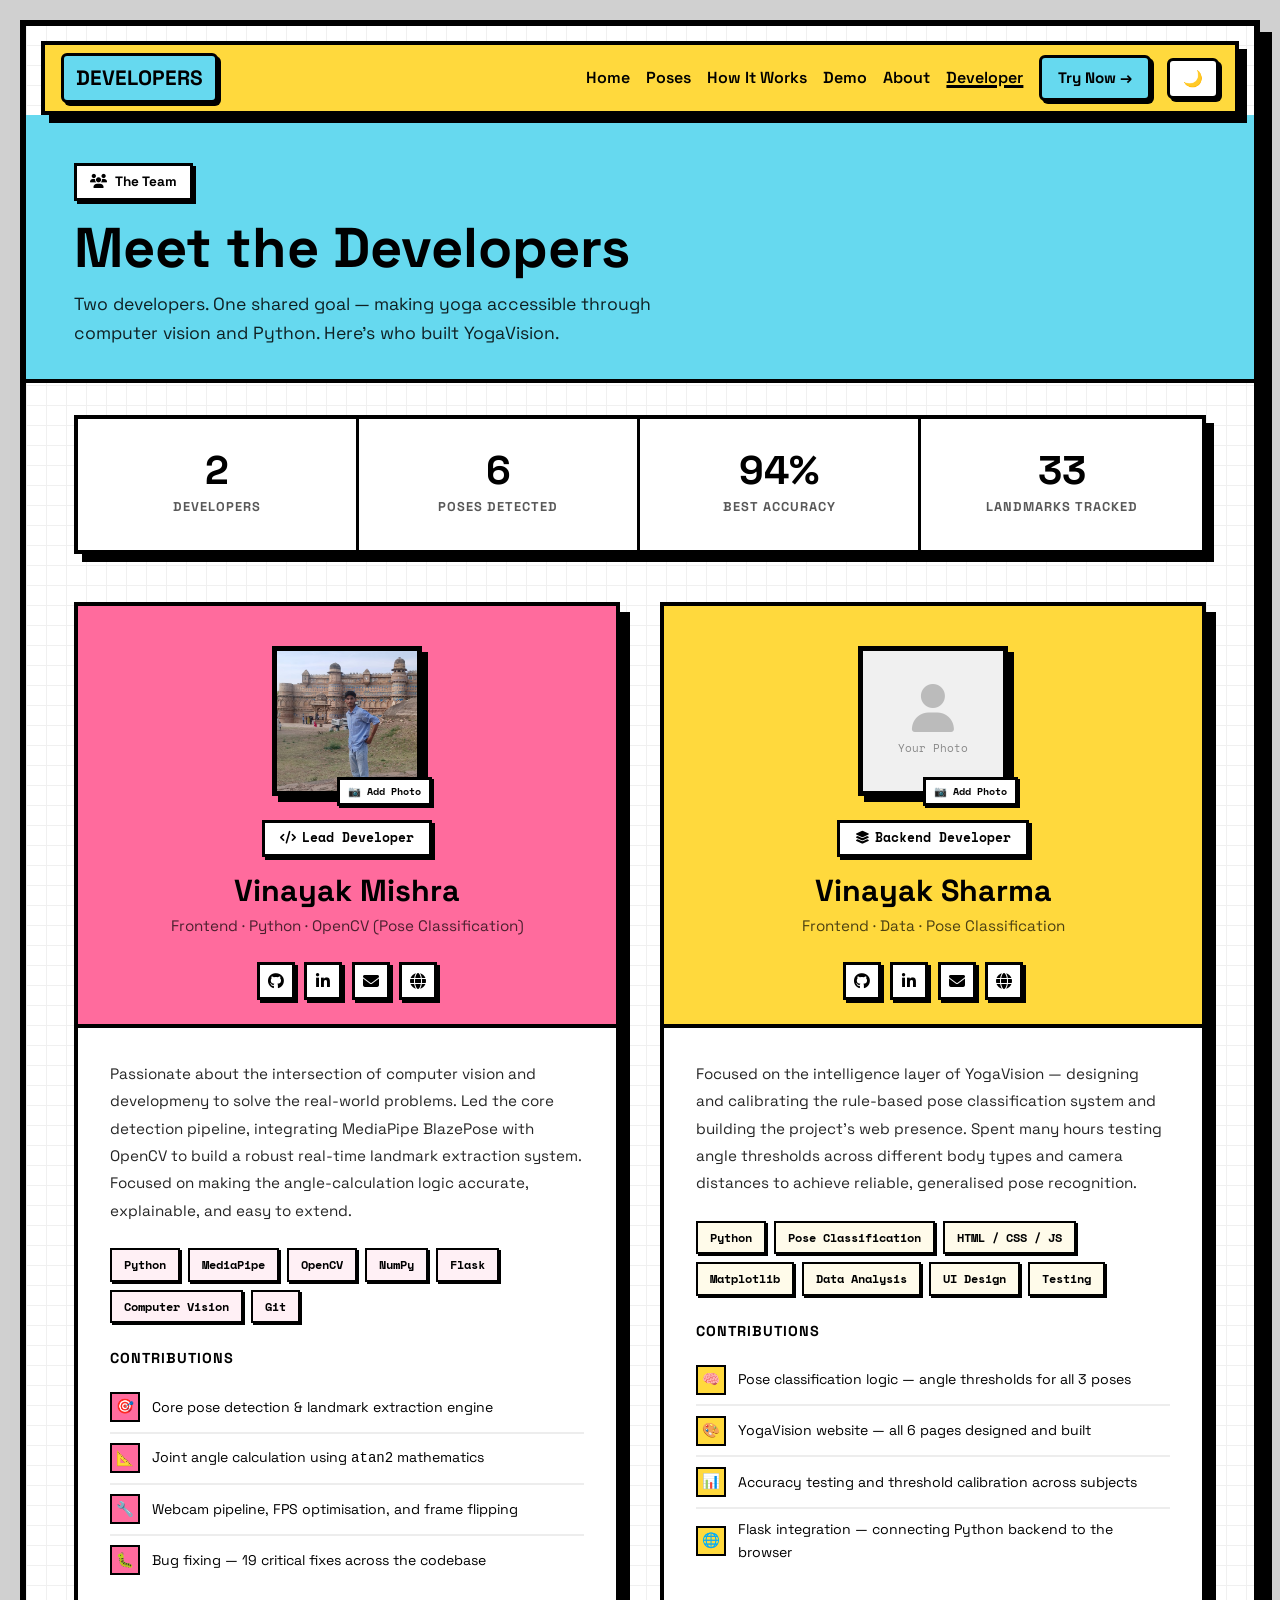
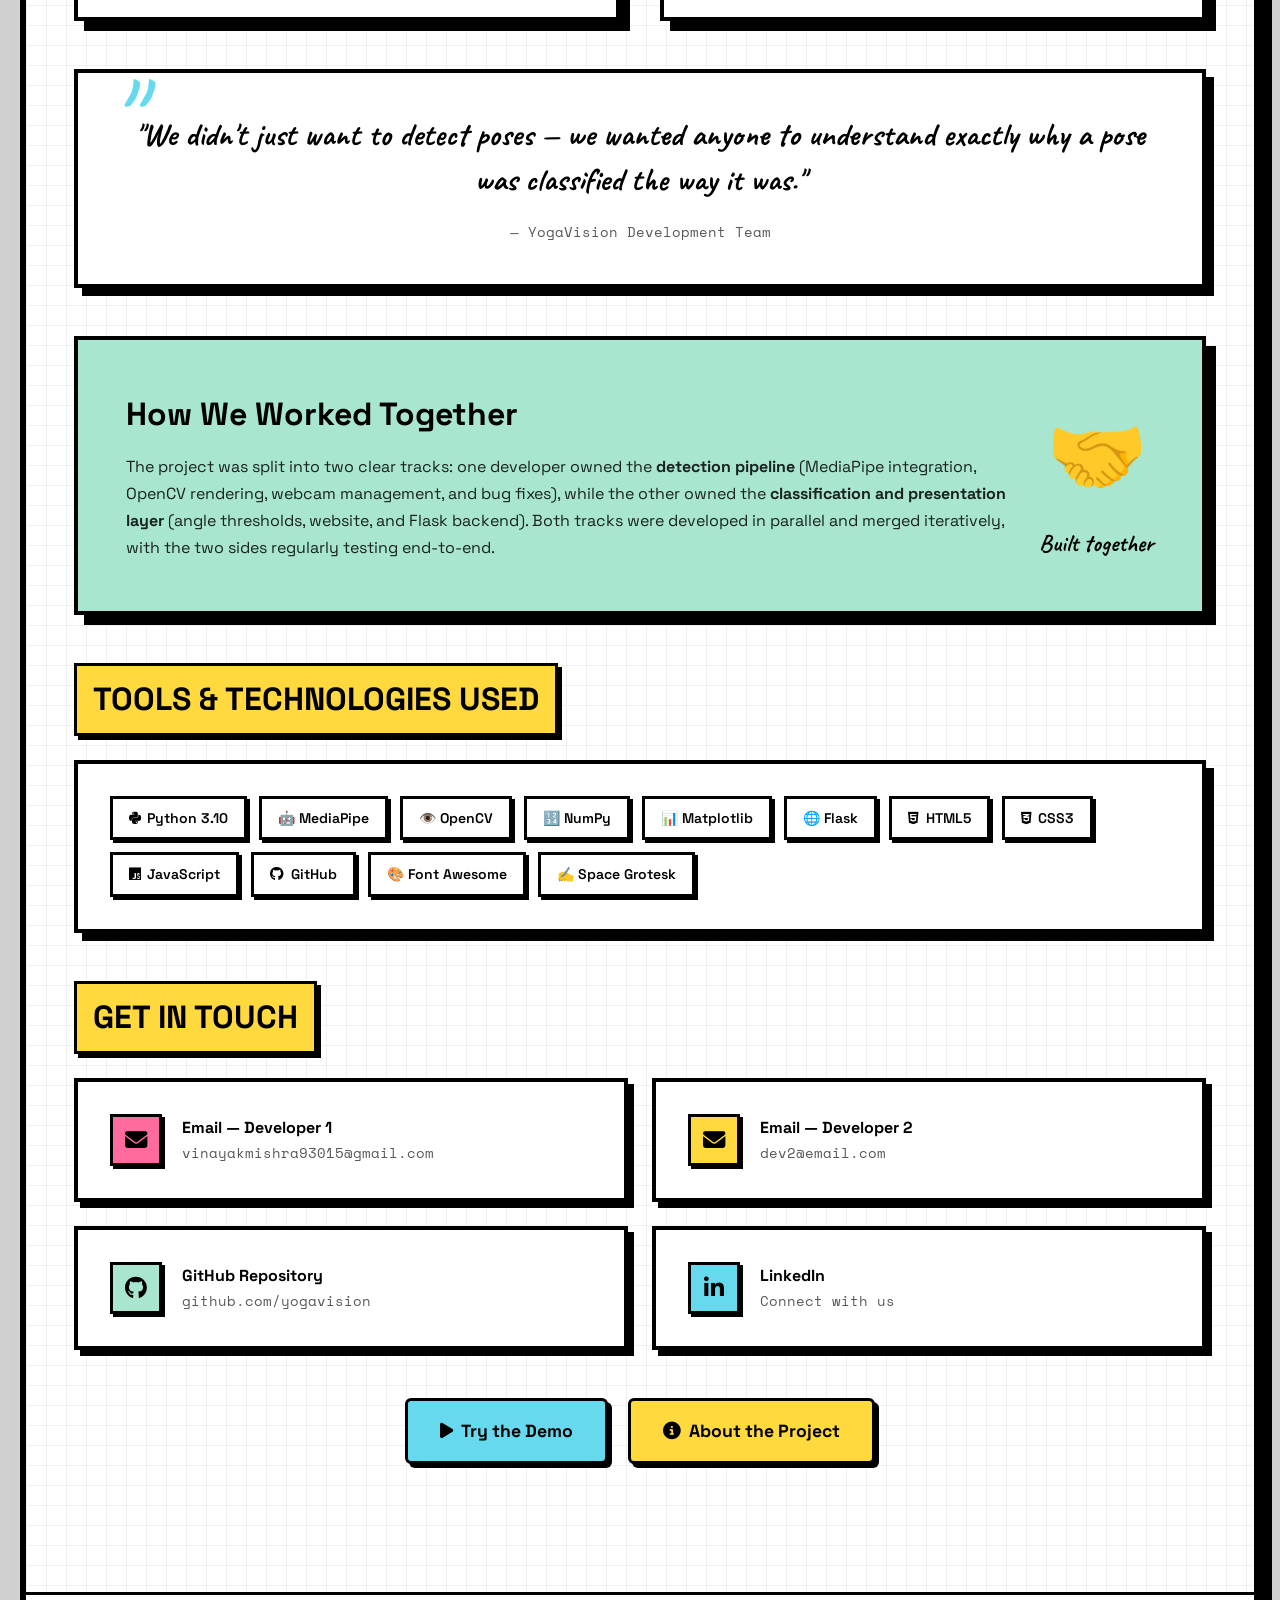
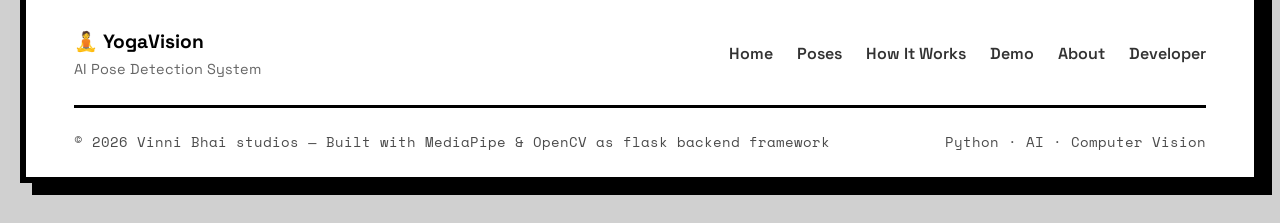
<file: developer.html>
<!DOCTYPE html>
<html lang="en">
<head>
  <meta charset="UTF-8">
  <meta name="viewport" content="width=device-width, initial-scale=1.0">
  <title>YogaVision | Developers</title>
  <link rel="preconnect" href="https://fonts.googleapis.com">
  <link href="https://fonts.googleapis.com/css2?family=Space+Grotesk:wght@400;600;700&family=Space+Mono:wght@400;700&family=Caveat:wght@700&display=swap" rel="stylesheet">
  <link rel="stylesheet" href="https://cdnjs.cloudflare.com/ajax/libs/font-awesome/6.4.0/css/all.min.css">
  <link rel="stylesheet" href="style.css">
  <style>
    .page-hero {
      background: var(--cyan);
      border-bottom: 4px solid var(--border);
      padding: 3rem 3rem 2rem;
    }
    .page-hero-tag {
      display: inline-flex; align-items: center; gap: 0.5rem;
      padding: 0.3rem 0.8rem; background: var(--white);
      border: 3px solid var(--border); box-shadow: 3px 3px 0 var(--border);
      font-weight: 700; font-size: 0.85rem; margin-bottom: 1rem;
    }
    .page-hero-title { font-size: 3.5rem; font-weight: 700; line-height: 1.1; margin-bottom: 0.75rem; }
    .page-hero-desc { font-size: 1.1rem; opacity: 0.85; max-width: 600px; }

    /* DEVELOPER CARDS */
    .dev-grid {
      display: grid;
      grid-template-columns: 1fr 1fr;
      gap: 2.5rem;
      margin-bottom: 3rem;
    }

    .dev-card {
      background: var(--white);
      border: 4px solid var(--border);
      box-shadow: 10px 10px 0 var(--border);
      overflow: hidden;
      transition: all 0.3s ease;
    }

    .dev-card:hover {
      transform: translate(6px, 6px);
      box-shadow: 4px 4px 0 var(--border);
    }

    .dev-card:nth-child(1) .dev-card-top { background: var(--pink); }
    .dev-card:nth-child(2) .dev-card-top { background: var(--yellow); }

    .dev-card-top {
      padding: 2.5rem 2rem 0;
      border-bottom: 4px solid var(--border);
      display: flex;
      flex-direction: column;
      align-items: center;
      text-align: center;
    }

    /* PHOTO AREA */
    .dev-photo-wrap {
      position: relative;
      margin-bottom: 1.5rem;
    }

    .dev-photo {
      width: 150px;
      height: 150px;
      border: 5px solid var(--border);
      box-shadow: 6px 6px 0 var(--border);
      background: var(--white);
      overflow: hidden;
      position: relative;
    }

    .dev-photo img {
      width: 100%;
      height: 100%;
      object-fit: cover;
      display: block;
    }

    /* Placeholder shown when no real photo */
    .dev-photo-placeholder {
      width: 100%;
      height: 100%;
      display: flex;
      flex-direction: column;
      align-items: center;
      justify-content: center;
      background: #f0f0f0;
      color: #888;
      font-size: 0.7rem;
      font-family: 'Space Mono', monospace;
      gap: 0.4rem;
    }

    .dev-photo-placeholder i { font-size: 3rem; color: #bbb; }

    /* Upload hint badge */
    .photo-hint {
      position: absolute;
      bottom: -10px;
      right: -10px;
      background: var(--white);
      border: 3px solid var(--border);
      box-shadow: 2px 2px 0 var(--border);
      padding: 0.2rem 0.5rem;
      font-size: 0.65rem;
      font-family: 'Space Mono', monospace;
      font-weight: 700;
      white-space: nowrap;
    }

    .dev-role-badge {
      display: inline-flex;
      align-items: center;
      gap: 0.4rem;
      padding: 0.35rem 0.9rem;
      border: 3px solid var(--border);
      background: var(--white);
      font-weight: 700;
      font-size: 0.8rem;
      box-shadow: 3px 3px 0 var(--border);
      margin-bottom: 1rem;
      font-family: 'Space Mono', monospace;
    }

    .dev-name {
      font-size: 1.9rem;
      font-weight: 700;
      margin-bottom: 0.25rem;
      line-height: 1.2;
    }

    .dev-title {
      font-size: 0.95rem;
      opacity: 0.7;
      margin-bottom: 1.5rem;
    }

    /* SOCIAL LINKS */
    .dev-socials {
      display: flex;
      gap: 0.6rem;
      margin-bottom: 1.5rem;
    }

    .dev-social-btn {
      width: 38px;
      height: 38px;
      border: 3px solid var(--border);
      background: var(--white);
      box-shadow: 3px 3px 0 var(--border);
      display: flex;
      align-items: center;
      justify-content: center;
      font-size: 1rem;
      color: var(--text);
      text-decoration: none;
      transition: all 0.2s;
    }

    .dev-social-btn:hover {
      transform: translate(3px, 3px);
      box-shadow: 0 0 0 var(--border);
      background: var(--cyan);
    }

    /* CARD BODY */
    .dev-card-body { padding: 2rem; }

    .dev-bio {
      font-size: 0.95rem;
      line-height: 1.8;
      opacity: 0.85;
      margin-bottom: 1.5rem;
    }

    /* SKILL PILLS */
    .dev-skills {
      display: flex;
      flex-wrap: wrap;
      gap: 0.5rem;
      margin-bottom: 1.5rem;
    }

    .skill-pill {
      padding: 0.3rem 0.75rem;
      border: 2px solid var(--border);
      font-size: 0.78rem;
      font-weight: 700;
      font-family: 'Space Mono', monospace;
      background: var(--white);
      box-shadow: 2px 2px 0 var(--border);
      transition: all 0.15s;
    }

    .skill-pill:hover {
      transform: translate(2px, 2px);
      box-shadow: 0 0 0 var(--border);
      background: var(--yellow);
    }

    .dev-card:nth-child(1) .skill-pill { background: #fff0f5; }
    .dev-card:nth-child(2) .skill-pill { background: #fffbea; }

    /* CONTRIBUTION ROW */
    .contribution-row {
      display: flex;
      align-items: center;
      gap: 0.75rem;
      padding: 0.6rem 0;
      border-bottom: 2px solid rgba(0,0,0,0.07);
      font-size: 0.88rem;
    }

    .contribution-row:last-child { border-bottom: none; }

    .contrib-icon {
      width: 30px;
      height: 30px;
      border: 2px solid var(--border);
      display: flex;
      align-items: center;
      justify-content: center;
      font-size: 0.9rem;
      flex-shrink: 0;
    }

    .dev-card:nth-child(1) .contrib-icon { background: var(--pink); }
    .dev-card:nth-child(2) .contrib-icon { background: var(--yellow); }

    /* QUOTE BLOCK */
    .dev-quote {
      background: var(--white);
      border: 4px solid var(--border);
      box-shadow: 8px 8px 0 var(--border);
      padding: 2.5rem 3rem;
      margin-bottom: 3rem;
      position: relative;
      text-align: center;
    }

    .dev-quote::before {
      content: '"';
      font-family: 'Caveat', cursive;
      font-size: 8rem;
      color: var(--cyan);
      position: absolute;
      top: -1rem;
      left: 1.5rem;
      line-height: 1;
      border: none;
    }

    .dev-quote p {
      font-family: 'Caveat', cursive;
      font-size: 2rem;
      font-weight: 700;
      line-height: 1.4;
      margin-bottom: 1rem;
    }

    .dev-quote cite {
      font-size: 0.9rem;
      opacity: 0.65;
      font-style: normal;
      font-family: 'Space Mono', monospace;
    }

    /* COLLABORATION BLOCK */
    .collab-block {
      background: var(--green);
      border: 4px solid var(--border);
      box-shadow: 10px 10px 0 var(--border);
      padding: 3rem;
      margin-bottom: 3rem;
      display: grid;
      grid-template-columns: 1fr auto;
      gap: 2rem;
      align-items: center;
    }

    .collab-block h2 { font-size: 2rem; font-weight: 700; margin-bottom: 0.75rem; }
    .collab-block p  { font-size: 1rem; opacity: 0.85; line-height: 1.7; }

    /* STAT STRIP */
    .stat-strip {
      display: grid;
      grid-template-columns: repeat(4, 1fr);
      border: 4px solid var(--border);
      box-shadow: 8px 8px 0 var(--border);
      margin-bottom: 3rem;
      overflow: hidden;
    }

    .stat-strip-item {
      padding: 2rem 1.5rem;
      text-align: center;
      border-right: 3px solid var(--border);
      transition: background 0.2s;
    }

    .stat-strip-item:last-child { border-right: none; }
    .stat-strip-item:hover { background: var(--yellow); }

    .stat-strip-item:nth-child(1) { background: var(--white); }
    .stat-strip-item:nth-child(2) { background: var(--white); }
    .stat-strip-item:nth-child(3) { background: var(--white); }
    .stat-strip-item:nth-child(4) { background: var(--white); }

    .strip-num { font-size: 2.5rem; font-weight: 700; line-height: 1; margin-bottom: 0.4rem; }
    .strip-lbl { font-size: 0.8rem; font-weight: 700; text-transform: uppercase; letter-spacing: 1px; opacity: 0.65; }

    /* CONTACT SECTION */
    .contact-grid {
      display: grid;
      grid-template-columns: 1fr 1fr;
      gap: 1.5rem;
      margin-bottom: 3rem;
    }

    .contact-card {
      background: var(--white);
      border: 4px solid var(--border);
      box-shadow: 6px 6px 0 var(--border);
      padding: 2rem;
      display: flex;
      align-items: center;
      gap: 1.25rem;
      transition: all 0.2s;
      text-decoration: none;
      color: var(--text);
    }

    .contact-card:hover {
      transform: translate(4px, 4px);
      box-shadow: 2px 2px 0 var(--border);
      background: var(--cyan);
    }

    .contact-icon {
      width: 52px; height: 52px;
      border: 3px solid var(--border);
      display: flex; align-items: center; justify-content: center;
      font-size: 1.4rem;
      flex-shrink: 0;
      box-shadow: 3px 3px 0 var(--border);
    }

    .contact-card:nth-child(1) .contact-icon { background: var(--pink); }
    .contact-card:nth-child(2) .contact-icon { background: var(--yellow); }
    .contact-card:nth-child(3) .contact-icon { background: var(--green); }
    .contact-card:nth-child(4) .contact-icon { background: var(--cyan); }

    .contact-label { font-weight: 700; font-size: 1rem; margin-bottom: 0.2rem; }
    .contact-val   { font-size: 0.85rem; opacity: 0.65; font-family: 'Space Mono', monospace; }

    @media (max-width: 900px) {
      .dev-grid      { grid-template-columns: 1fr; }
      .collab-block  { grid-template-columns: 1fr; }
      .stat-strip    { grid-template-columns: 1fr 1fr; }
      .contact-grid  { grid-template-columns: 1fr; }
      .page-hero-title { font-size: 2.5rem; }
    }

    @media (max-width: 600px) {
      .stat-strip { grid-template-columns: 1fr 1fr; }
      .stat-strip-item:nth-child(2) { border-right: none; }
      .stat-strip-item:nth-child(3) { border-top: 3px solid var(--border); }
    }
  </style>
</head>
<body>
  <div class="page-wrapper">

    <!-- NAVBAR -->
    <nav class="navbar" id="navbar">
      <div class="nav-content">
        <a href="index.html" class="nav-brand">DEVELOPERS</a>
        <div class="nav-right">
          <a href="index.html"     class="nav-link">Home</a>
          <a href="poses.html"     class="nav-link">Poses</a>
          <a href="works.html"     class="nav-link">How It Works</a>
          <a href="demo.html"      class="nav-link">Demo</a>
          <a href="about.html"     class="nav-link">About</a>
          <a href="developer.html" class="nav-link active">Developer</a>
          <a href="demo.html"      class="nav-cta">Try Now →</a>
          <button class="theme-btn" id="theme-toggle">🌙</button>
        </div>
      </div>
    </nav>

    <!-- HERO -->
    <div class="page-hero">
      <div class="page-hero-tag"><i class="fas fa-users"></i> The Team</div>
      <h1 class="page-hero-title">Meet the Developers</h1>
      <p class="page-hero-desc">Two developers. One shared goal — making yoga accessible through computer vision and Python. Here's who built YogaVision.</p>
    </div>

    <div class="container">

      <!-- STAT STRIP -->
      <div class="stat-strip">
        <div class="stat-strip-item">
          <div class="strip-num">2</div>
          <div class="strip-lbl">Developers</div>
        </div>
        <div class="stat-strip-item">
          <div class="strip-num">6</div>
          <div class="strip-lbl">Poses Detected</div>
        </div>
        <div class="stat-strip-item">
          <div class="strip-num">94%</div>
          <div class="strip-lbl">Best Accuracy</div>
        </div>
        <div class="stat-strip-item">
          <div class="strip-num">33</div>
          <div class="strip-lbl">Landmarks Tracked</div>
        </div>
      </div>

      <!-- DEVELOPER CARDS -->
      <div class="dev-grid">

        <!-- DEVELOPER 1 -->
        <div class="dev-card">
          <div class="dev-card-top">

            <div class="dev-photo-wrap">
              <div class="dev-photo">
                <img src="media/myphoto.jpeg" alt="Vinayak Mishra">
                <div class="dev-photo-placeholder">
                  <i class="fas fa-user"></i>
                  <span>Your Photo</span>
                </div>
              </div>
              <div class="photo-hint">📷 Add Photo</div>
            </div>

            <div class="dev-role-badge">
              <i class="fas fa-code"></i> Lead Developer
            </div>

            <div class="dev-name">Vinayak Mishra</div>
            <div class="dev-title">Frontend · Python · OpenCV (Pose Classification) </div>

            <div class="dev-socials">
              <a href="#" class="dev-social-btn" title="GitHub"><i class="fab fa-github"></i></a>
              <a href="#" class="dev-social-btn" title="LinkedIn"><i class="fab fa-linkedin-in"></i></a>
              <a href="#" class="dev-social-btn" title="Email"><i class="fas fa-envelope"></i></a>
              <a href="#" class="dev-social-btn" title="Portfolio"><i class="fas fa-globe"></i></a>
            </div>
          </div>

          <div class="dev-card-body">
            <p class="dev-bio">
              Passionate about the intersection of computer vision and developmeny to solve the real-world problems. Led the core detection pipeline, integrating MediaPipe BlazePose with OpenCV to build a robust real-time landmark extraction system. Focused on making the angle-calculation logic accurate, explainable, and easy to extend.
            </p>

            <div class="dev-skills">
              <span class="skill-pill">Python</span>
              <span class="skill-pill">MediaPipe</span>
              <span class="skill-pill">OpenCV</span>
              <span class="skill-pill">NumPy</span>
              <span class="skill-pill">Flask</span>
              <span class="skill-pill">Computer Vision</span>
              <span class="skill-pill">Git</span>
            </div>

            <div style="font-weight: 700; font-size: 0.9rem; margin-bottom: 0.75rem; text-transform: uppercase; letter-spacing: 1px;">Contributions</div>
            <div class="contribution-row">
              <div class="contrib-icon">🎯</div>
              <span>Core pose detection & landmark extraction engine</span>
            </div>
            <div class="contribution-row">
              <div class="contrib-icon">📐</div>
              <span>Joint angle calculation using <code>atan2</code> mathematics</span>
            </div>
            <div class="contribution-row">
              <div class="contrib-icon">🔧</div>
              <span>Webcam pipeline, FPS optimisation, and frame flipping</span>
            </div>
            <div class="contribution-row">
              <div class="contrib-icon">🐛</div>
              <span>Bug fixing — 19 critical fixes across the codebase</span>
            </div>
          </div>
        </div>

        <!-- DEVELOPER 2 -->
        <div class="dev-card">
          <div class="dev-card-top">

            <div class="dev-photo-wrap">
              <div class="dev-photo">
                <!--
                  TO ADD YOUR PHOTO:
                  Replace the placeholder div below with:
                  <img src="media/dev2.jpg" alt="Developer 2 Name">
                -->
                <div class="dev-photo-placeholder">
                  <i class="fas fa-user"></i>
                  <span>Your Photo</span>
                </div>
              </div>
              <div class="photo-hint">📷 Add Photo</div>
            </div>

            <div class="dev-role-badge">
              <i class="fas fa-layer-group"></i> Backend Developer 
            </div>

            <div class="dev-name">Vinayak Sharma</div>
            <div class="dev-title">Frontend · Data · Pose Classification</div>

            <div class="dev-socials">
              <a href="#" class="dev-social-btn" title="GitHub"><i class="fab fa-github"></i></a>
              <a href="#" class="dev-social-btn" title="LinkedIn"><i class="fab fa-linkedin-in"></i></a>
              <a href="#" class="dev-social-btn" title="Email"><i class="fas fa-envelope"></i></a>
              <a href="#" class="dev-social-btn" title="Portfolio"><i class="fas fa-globe"></i></a>
            </div>
          </div>

          <div class="dev-card-body">
            <p class="dev-bio">
              Focused on the intelligence layer of YogaVision — designing and calibrating the rule-based pose classification system and building the project's web presence. Spent many hours testing angle thresholds across different body types and camera distances to achieve reliable, generalised pose recognition.
            </p>

            <div class="dev-skills">
              <span class="skill-pill">Python</span>
              <span class="skill-pill">Pose Classification</span>
              <span class="skill-pill">HTML / CSS / JS</span>
              <span class="skill-pill">Matplotlib</span>
              <span class="skill-pill">Data Analysis</span>
              <span class="skill-pill">UI Design</span>
              <span class="skill-pill">Testing</span>
            </div>

            <div style="font-weight: 700; font-size: 0.9rem; margin-bottom: 0.75rem; text-transform: uppercase; letter-spacing: 1px;">Contributions</div>
            <div class="contribution-row">
              <div class="contrib-icon">🧠</div>
              <span>Pose classification logic — angle thresholds for all 3 poses</span>
            </div>
            <div class="contribution-row">
              <div class="contrib-icon">🎨</div>
              <span>YogaVision website — all 6 pages designed and built</span>
            </div>
            <div class="contribution-row">
              <div class="contrib-icon">📊</div>
              <span>Accuracy testing and threshold calibration across subjects</span>
            </div>
            <div class="contribution-row">
              <div class="contrib-icon">🌐</div>
              <span>Flask integration — connecting Python backend to the browser</span>
            </div>
          </div>
        </div>

      </div><!-- /dev-grid -->

      <!-- QUOTE -->
      <div class="dev-quote">
        <p>"We didn't just want to detect poses — we wanted anyone to understand exactly why a pose was classified the way it was."</p>
        <cite>— YogaVision Development Team</cite>
      </div>

      <!-- COLLABORATION BLOCK -->
      <div class="collab-block">
        <div>
          <h2>How We Worked Together</h2>
          <p>The project was split into two clear tracks: one developer owned the <strong>detection pipeline</strong> (MediaPipe integration, OpenCV rendering, webcam management, and bug fixes), while the other owned the <strong>classification and presentation layer</strong> (angle thresholds, website, and Flask backend). Both tracks were developed in parallel and merged iteratively, with the two sides regularly testing end-to-end.</p>
        </div>
        <div style="text-align:center; flex-shrink:0;">
          <div style="font-size:5rem; margin-bottom:0.5rem;">🤝</div>
          <div style="font-family:'Caveat',cursive; font-size:1.5rem; font-weight:700;">Built together</div>
        </div>
      </div>

      <!-- PROJECT TECH USED -->
      <section class="section">
        <h2 class="section-title">Tools & Technologies Used</h2>
        <div style="background:var(--white); border:4px solid var(--border); box-shadow:8px 8px 0 var(--border); padding:2rem; display:flex; flex-wrap:wrap; gap:0.75rem;">
          <span class="tag"><i class="fab fa-python"></i> Python 3.10</span>
          <span class="tag">🤖 MediaPipe</span>
          <span class="tag">👁️ OpenCV</span>
          <span class="tag">🔢 NumPy</span>
          <span class="tag">📊 Matplotlib</span>
          <span class="tag">🌐 Flask</span>
          <span class="tag"><i class="fab fa-html5"></i> HTML5</span>
          <span class="tag"><i class="fab fa-css3-alt"></i> CSS3</span>
          <span class="tag"><i class="fab fa-js"></i> JavaScript</span>
          <span class="tag"><i class="fab fa-github"></i> GitHub</span>
          <span class="tag">🎨 Font Awesome</span>
          <span class="tag">✍️ Space Grotesk</span>
        </div>
      </section>

      <!-- CONTACT -->
      <section class="section">
        <h2 class="section-title">Get In Touch</h2>
        <div class="contact-grid">
          <a href="mailto:dev1@email.com" class="contact-card">
            <div class="contact-icon"><i class="fas fa-envelope"></i></div>
            <div>
              <div class="contact-label">Email — Developer 1</div>
              <div class="contact-val">vinayakmishra93015@gmail.com</div>
            </div>
          </a>
          <a href="mailto:dev2@email.com" class="contact-card">
            <div class="contact-icon"><i class="fas fa-envelope"></i></div>
            <div>
              <div class="contact-label">Email — Developer 2</div>
              <div class="contact-val">dev2@email.com</div>
            </div>
          </a>
          <a href="https://github.com/" target="_blank" class="contact-card">
            <div class="contact-icon"><i class="fab fa-github"></i></div>
            <div>
              <div class="contact-label">GitHub Repository</div>
              <div class="contact-val">github.com/yogavision</div>
            </div>
          </a>
          <a href="https://www.linkedin.com/in/vinayak-mishra-b4a033323/" target="_blank" class="contact-card">
            <div class="contact-icon"><i class="fab fa-linkedin-in"></i></div>
            <div>
              <div class="contact-label">LinkedIn</div>
              <div class="contact-val">Connect with us</div>
            </div>
          </a>
        </div>
      </section>

      <!-- CTA -->
      <div style="text-align:center; margin: 3rem 0;">
        <a href="demo.html"  class="btn btn-primary"   style="font-size:1.1rem; padding:1rem 2rem; margin-right:1rem;"><i class="fas fa-play"></i> Try the Demo</a>
        <a href="about.html" class="btn btn-secondary" style="font-size:1.1rem; padding:1rem 2rem;"><i class="fas fa-info-circle"></i> About the Project</a>
      </div>

    </div><!-- /container -->

    <footer class="footer">
      <div class="footer-inner">
        <div class="footer-brand">🧘 YogaVision <span>AI Pose Detection System</span></div>
        <nav class="footer-nav">
          <a href="index.html">Home</a>
          <a href="poses.html">Poses</a>
          <a href="works.html">How It Works</a>
          <a href="demo.html">Demo</a>
          <a href="about.html">About</a>
          <a href="developer.html">Developer</a>
        </nav>
      </div>
      <div class="footer-bottom">
        <span>© 2026  Vinni Bhai studios — Built with MediaPipe & OpenCV as flask backend framework</span>
        <span style="font-family:'Space Mono',monospace; font-size:0.85rem;">Python · AI · Computer Vision</span>
      </div>
    </footer>
  </div><!-- /page-wrapper -->

  <script>
    // Theme
    const btn  = document.getElementById('theme-toggle');
    const body = document.body;
    const saved = localStorage.getItem('yv-theme') || 'light';
    body.setAttribute('data-theme', saved);
    btn.textContent = saved === 'dark' ? '☀️' : '🌙';
    btn.addEventListener('click', () => {
      const next = body.getAttribute('data-theme') === 'light' ? 'dark' : 'light';
      body.setAttribute('data-theme', next);
      localStorage.setItem('yv-theme', next);
      btn.textContent = next === 'dark' ? '☀️' : '🌙';
    });

    // Navbar hide on scroll
    let last = 0;
    const nav = document.getElementById('navbar');
    window.addEventListener('scroll', () => {
      const cur = window.scrollY;
      nav.classList.toggle('hidden', cur > last && cur > 100);
      last = cur;
    });
  </script>
</body>
</html>
</file>
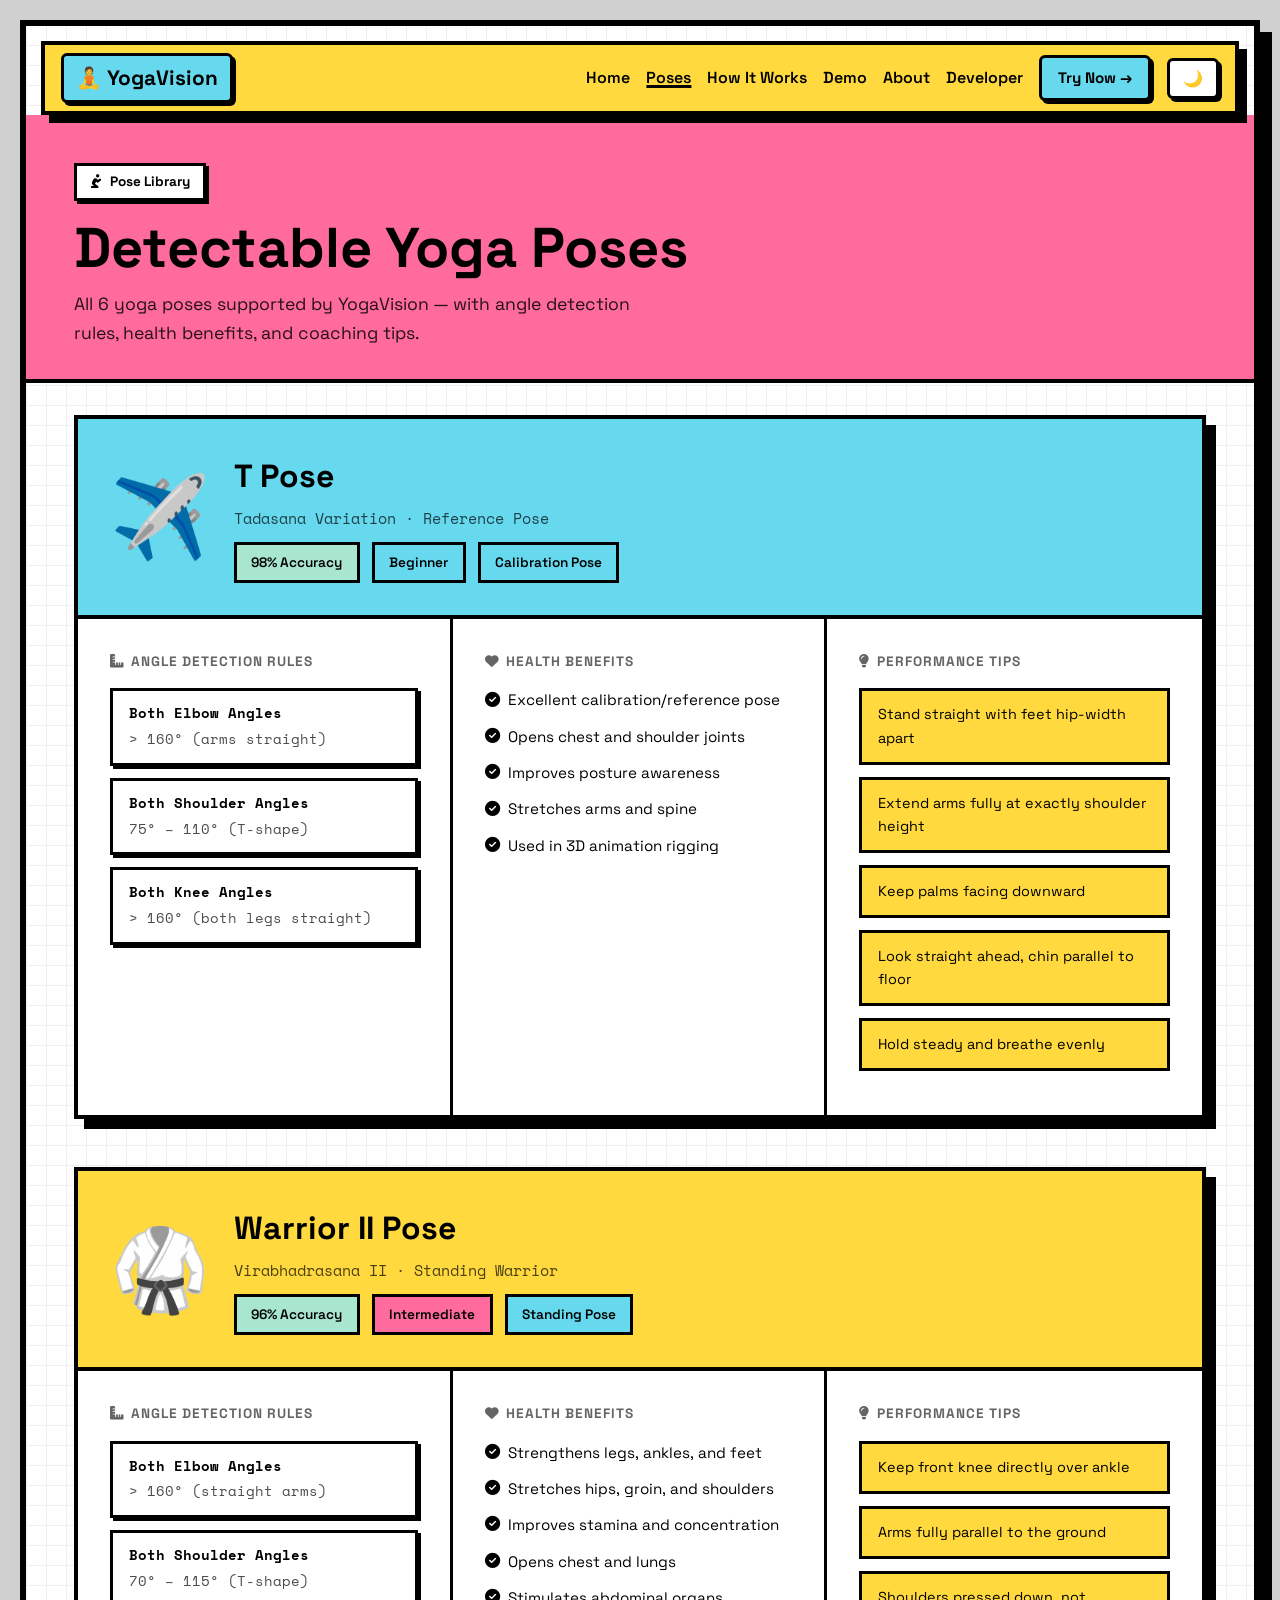
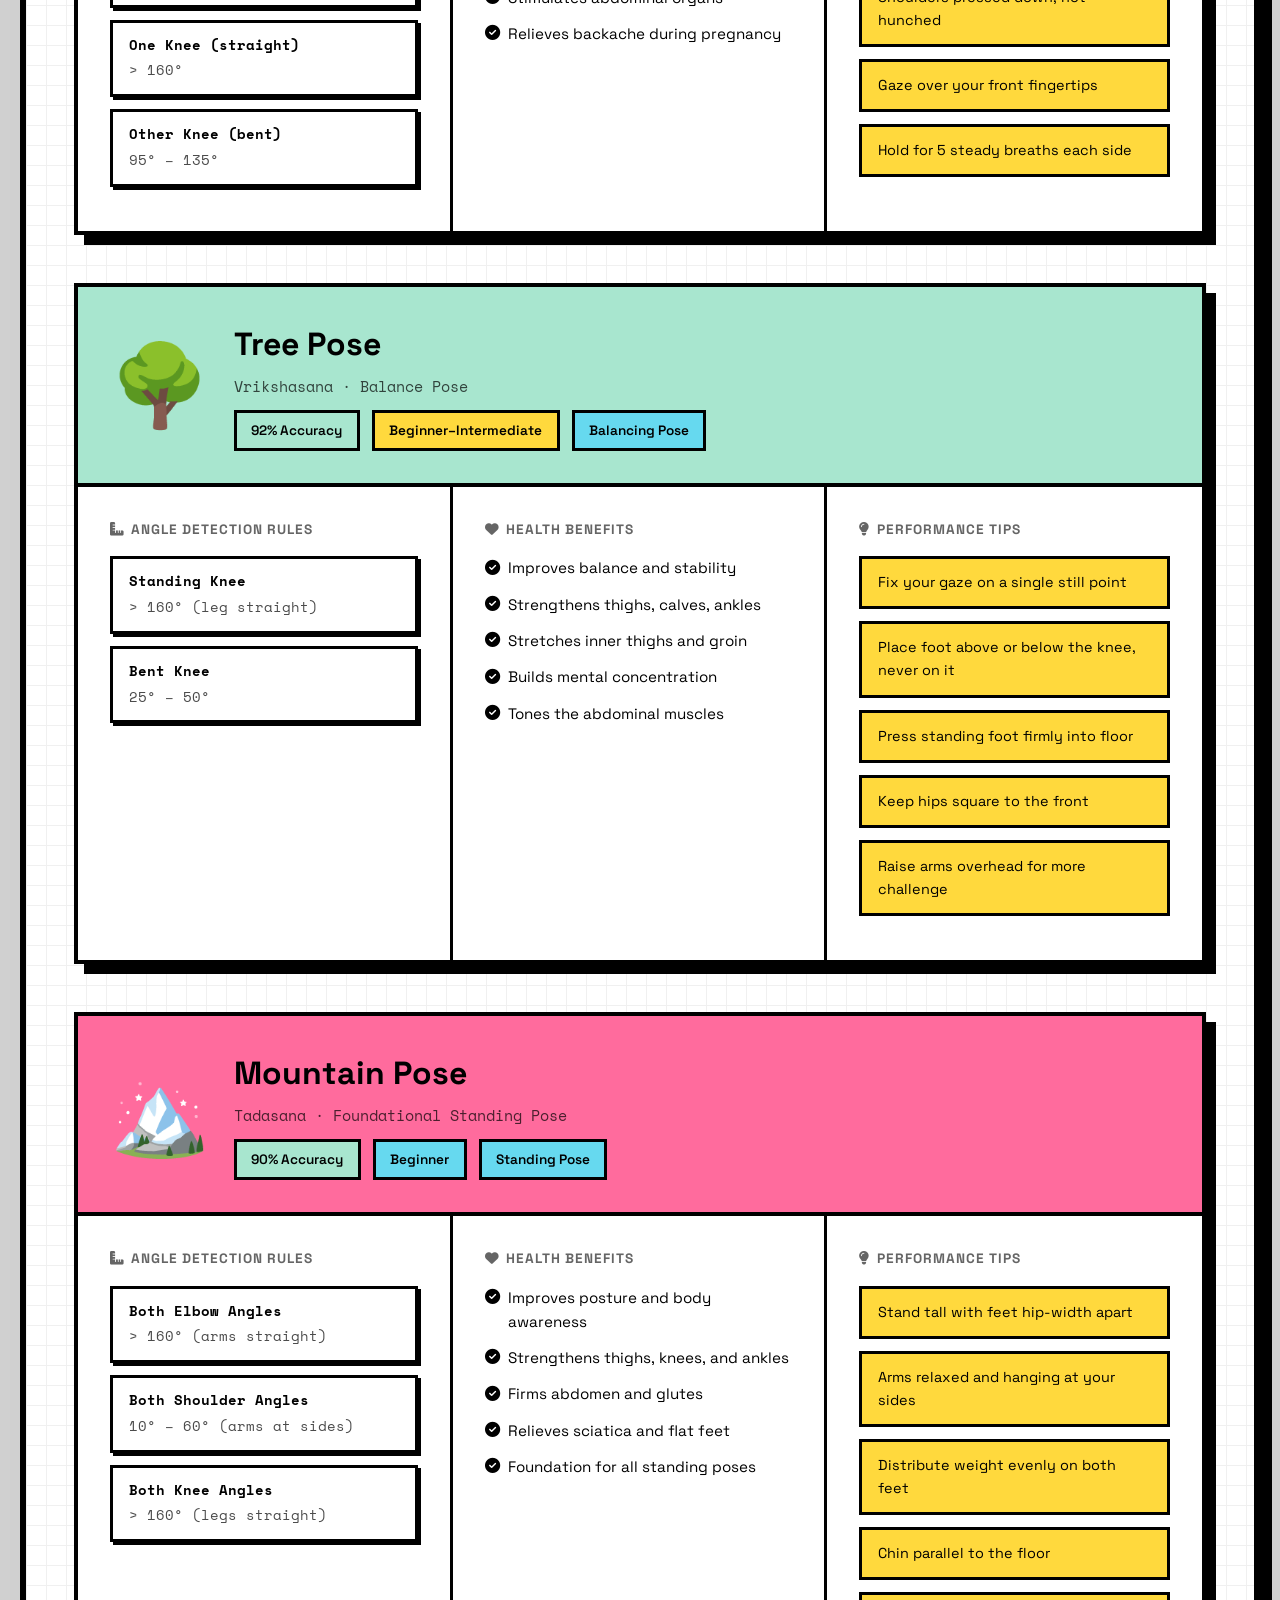
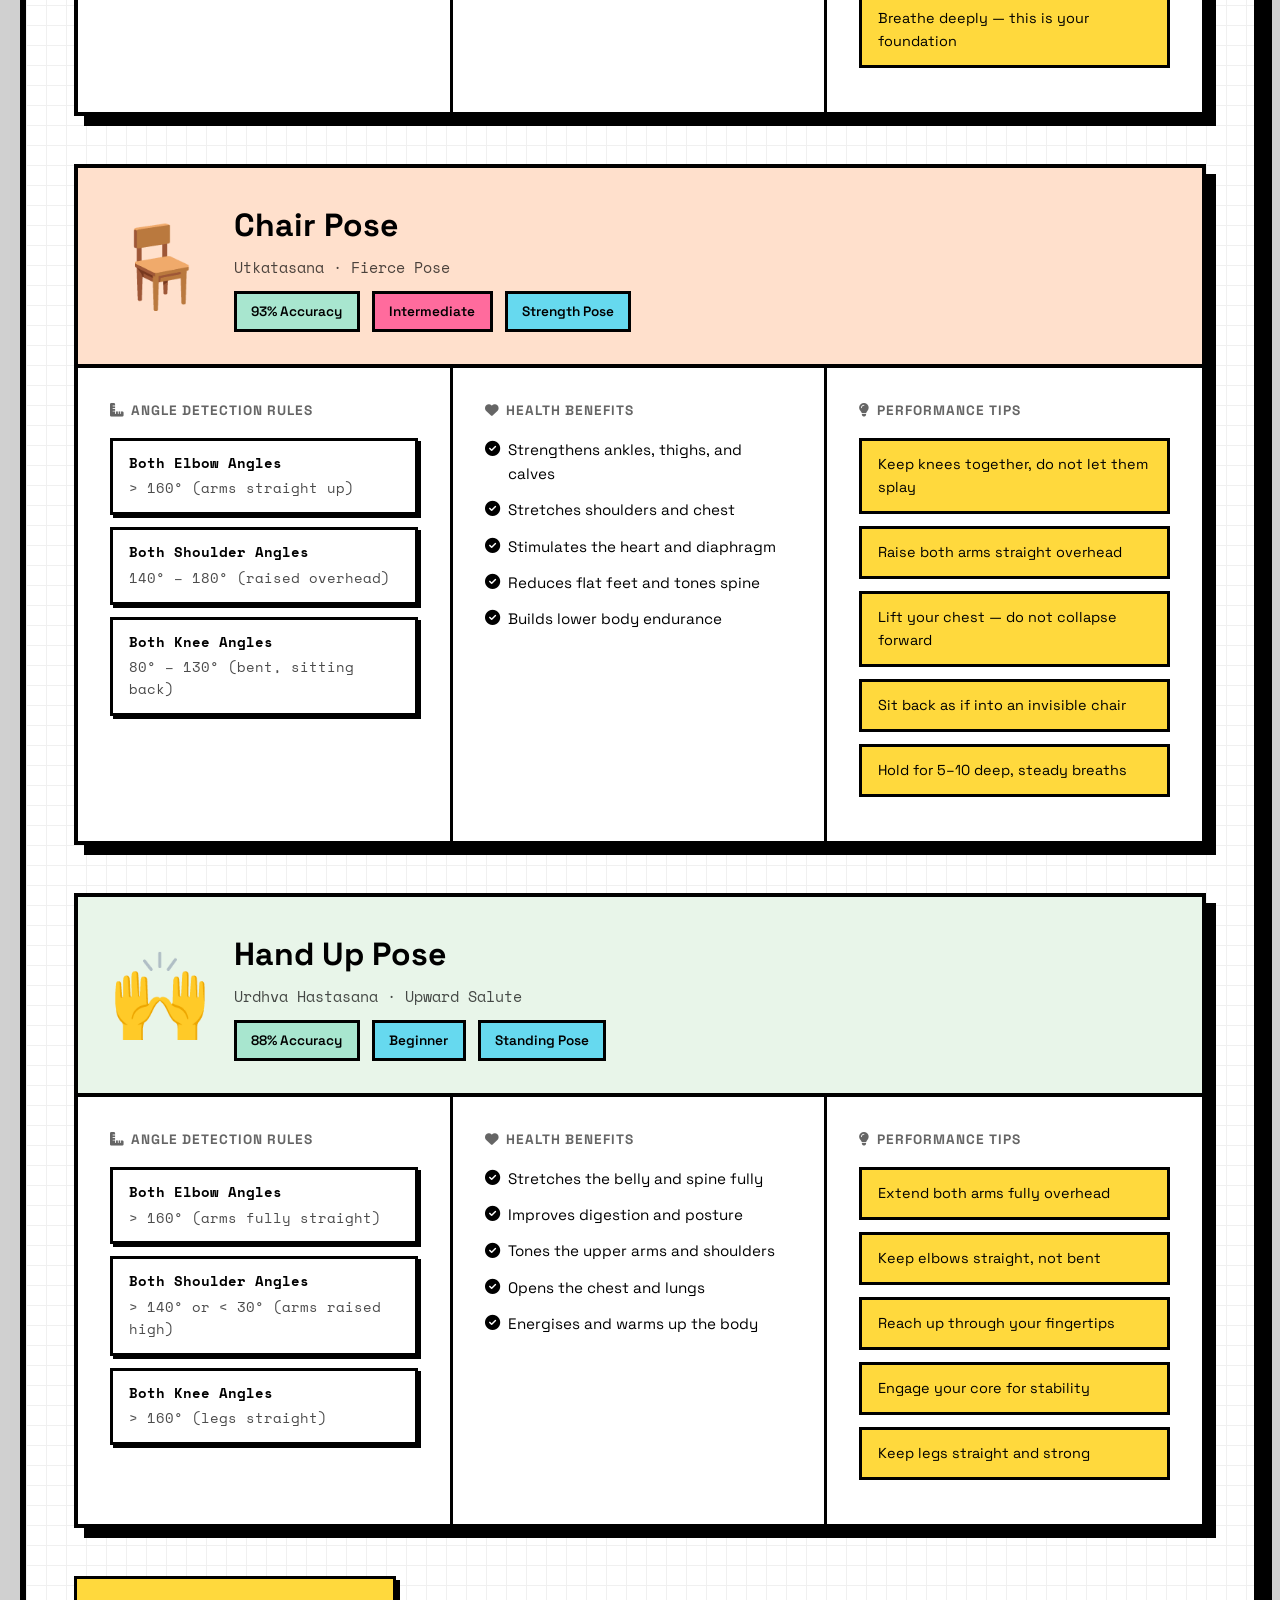
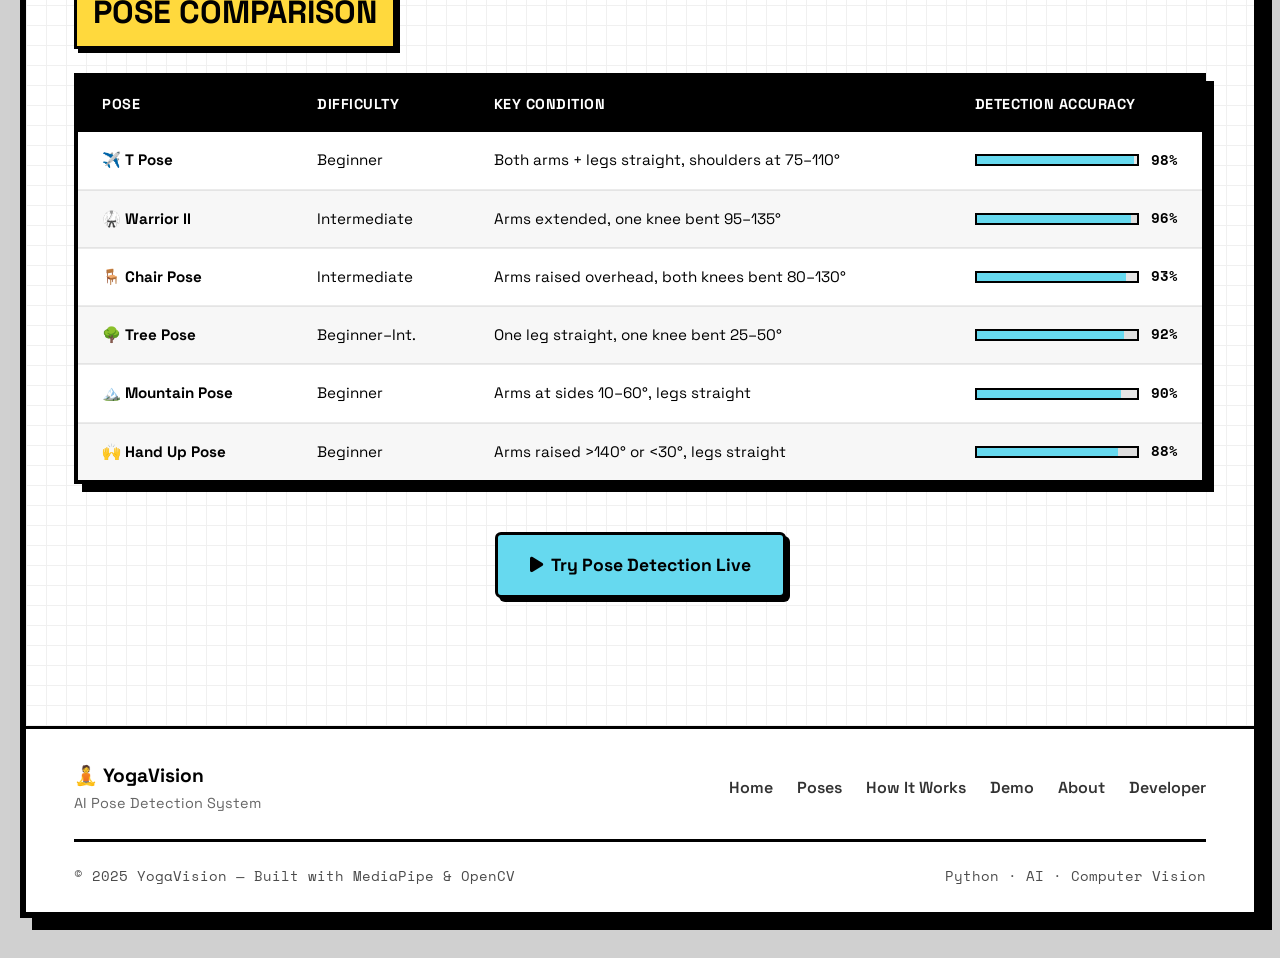
<file: poses.html>
<!DOCTYPE html>
<html lang="en">
<head>
  <meta charset="UTF-8">
  <meta name="viewport" content="width=device-width, initial-scale=1.0">
  <title>YogaVision | Yoga Poses</title>
  <link rel="preconnect" href="https://fonts.googleapis.com">
  <link href="https://fonts.googleapis.com/css2?family=Space+Grotesk:wght@400;600;700&family=Space+Mono:wght@400;700&family=Caveat:wght@700&display=swap" rel="stylesheet">
  <link rel="stylesheet" href="https://cdnjs.cloudflare.com/ajax/libs/font-awesome/6.4.0/css/all.min.css">
  <link rel="stylesheet" href="style.css">
  <style>
    .page-hero {
      background: var(--pink);
      border-bottom: 4px solid var(--border);
      padding: 3rem 3rem 2rem;
    }
    .page-hero-tag {
      display: inline-flex; align-items: center; gap: 0.5rem;
      padding: 0.3rem 0.8rem; background: var(--white);
      border: 3px solid var(--border); box-shadow: 3px 3px 0 var(--border);
      font-weight: 700; font-size: 0.85rem; margin-bottom: 1rem;
    }
    .page-hero-title { font-size: 3.5rem; font-weight: 700; line-height: 1.1; margin-bottom: 0.75rem; }
    .page-hero-desc  { font-size: 1.1rem; opacity: 0.85; max-width: 600px; }

    /* POSE DETAIL CARD */
    .pose-detail {
      background: var(--white);
      border: 4px solid var(--border);
      box-shadow: 10px 10px 0 var(--border);
      margin-bottom: 3rem;
      overflow: hidden;
    }
    .pose-detail-header {
      display: flex; align-items: center; gap: 1.5rem;
      padding: 2rem; border-bottom: 4px solid var(--border);
    }
    .pose-detail:nth-child(1) .pose-detail-header { background: var(--cyan); }
    .pose-detail:nth-child(2) .pose-detail-header { background: var(--yellow); }
    .pose-detail:nth-child(3) .pose-detail-header { background: var(--green); }
    .pose-detail:nth-child(4) .pose-detail-header { background: var(--pink); }
    .pose-detail:nth-child(5) .pose-detail-header { background: #ffe0cc; }
    .pose-detail:nth-child(6) .pose-detail-header { background: #e8f5e9; }

    .pose-big-icon  { font-size: 5rem; line-height: 1; flex-shrink: 0; }
    .pose-header-info { flex: 1; }
    .pose-header-name { font-size: 2rem; font-weight: 700; margin-bottom: 0.25rem; }
    .pose-header-alt  { font-family: 'Space Mono', monospace; font-size: 0.95rem; opacity: 0.7; margin-bottom: 0.75rem; }
    .pose-badges { display: flex; gap: 0.75rem; flex-wrap: wrap; }

    .pose-detail-body {
      display: grid; grid-template-columns: 1fr 1fr 1fr; gap: 0;
    }
    .pose-col { padding: 2rem; border-right: 3px solid var(--border); }
    .pose-col:last-child { border-right: none; }
    .pose-col-title {
      font-size: 0.85rem; font-weight: 700; text-transform: uppercase;
      letter-spacing: 1px; opacity: 0.6; margin-bottom: 1rem;
      display: flex; align-items: center; gap: 0.4rem;
    }
    .angle-rule {
      background: var(--white); border: 3px solid var(--border);
      box-shadow: 3px 3px 0 var(--border); padding: 0.75rem 1rem;
      margin-bottom: 0.75rem; font-family: 'Space Mono', monospace; font-size: 0.85rem;
    }
    .angle-rule-joint { font-weight: 700; margin-bottom: 0.25rem; }
    .angle-rule-range { color: var(--text); opacity: 0.7; }
    .benefit-item {
      display: flex; align-items: flex-start; gap: 0.5rem;
      margin-bottom: 0.75rem; font-size: 0.95rem;
    }
    .benefit-item i { color: var(--text); margin-top: 0.2rem; flex-shrink: 0; }
    .tip-box {
      background: var(--yellow); border: 3px solid var(--border);
      padding: 0.75rem 1rem; margin-bottom: 0.75rem; font-size: 0.9rem;
    }

    /* COMPARISON TABLE */
    .compare-table {
      background: var(--white); border: 4px solid var(--border);
      box-shadow: 8px 8px 0 var(--border); overflow: hidden;
    }
    .compare-table table { width: 100%; border-collapse: collapse; }
    .compare-table th {
      background: var(--border); color: #fff; padding: 1rem 1.5rem;
      text-align: left; font-size: 0.9rem; font-weight: 700;
      text-transform: uppercase; letter-spacing: 0.5px;
    }
    .compare-table td {
      padding: 1rem 1.5rem; border-bottom: 2px solid rgba(0,0,0,0.08); font-size: 0.95rem;
    }
    .compare-table tr:last-child td { border-bottom: none; }
    .compare-table tr:nth-child(even) td { background: rgba(0,0,0,0.03); }
    .acc-bar-wrap { display: flex; align-items: center; gap: 0.75rem; }
    .acc-bar {
      flex: 1; height: 12px; background: rgba(0,0,0,0.1);
      border: 2px solid var(--border); overflow: hidden;
    }
    .acc-bar-fill { height: 100%; background: var(--cyan); }

    @media (max-width: 900px) {
      .pose-detail-body { grid-template-columns: 1fr; }
      .pose-col { border-right: none; border-bottom: 3px solid var(--border); }
      .pose-col:last-child { border-bottom: none; }
      .page-hero-title { font-size: 2.5rem; }
    }
    @media (max-width: 600px) {
      .pose-detail-header { flex-direction: column; text-align: center; }
      .pose-badges { justify-content: center; }
      .compare-table { overflow-x: auto; display: block; }
    }
  </style>
</head>
<body>
  <div class="page-wrapper">

    <nav class="navbar" id="navbar">
      <div class="nav-content">
        <a href="index.html" class="nav-brand">🧘 YogaVision</a>
        <div class="nav-right">
          <a href="index.html"     class="nav-link">Home</a>
          <a href="poses.html"     class="nav-link active">Poses</a>
          <a href="works.html"     class="nav-link">How It Works</a>
          <a href="demo.html"      class="nav-link">Demo</a>
          <a href="about.html"     class="nav-link">About</a>
          <a href="developer.html" class="nav-link">Developer</a>
          <a href="demo.html"      class="nav-cta">Try Now →</a>
          <button class="theme-btn" id="theme-toggle">🌙</button>
        </div>
      </div>
    </nav>

    <div class="page-hero">
      <div class="page-hero-tag"><i class="fas fa-person-praying"></i> Pose Library</div>
      <h1 class="page-hero-title">Detectable Yoga Poses</h1>
      <p class="page-hero-desc">All 6 yoga poses supported by YogaVision — with angle detection rules, health benefits, and coaching tips.</p>
    </div>

    <div class="container">

      <!-- T POSE -->
      <div class="pose-detail">
        <div class="pose-detail-header">
          <div class="pose-big-icon">✈️</div>
          <div class="pose-header-info">
            <div class="pose-header-name">T Pose</div>
            <div class="pose-header-alt">Tadasana Variation · Reference Pose</div>
            <div class="pose-badges">
              <span class="badge" style="background:var(--green);">98% Accuracy</span>
              <span class="badge" style="background:var(--cyan);">Beginner</span>
              <span class="badge">Calibration Pose</span>
            </div>
          </div>
        </div>
        <div class="pose-detail-body">
          <div class="pose-col">
            <div class="pose-col-title"><i class="fas fa-ruler-combined"></i> Angle Detection Rules</div>
            <div class="angle-rule">
              <div class="angle-rule-joint">Both Elbow Angles</div>
              <div class="angle-rule-range">&gt; 160° (arms straight)</div>
            </div>
            <div class="angle-rule">
              <div class="angle-rule-joint">Both Shoulder Angles</div>
              <div class="angle-rule-range">75° – 110° (T-shape)</div>
            </div>
            <div class="angle-rule">
              <div class="angle-rule-joint">Both Knee Angles</div>
              <div class="angle-rule-range">&gt; 160° (both legs straight)</div>
            </div>
          </div>
          <div class="pose-col">
            <div class="pose-col-title"><i class="fas fa-heart"></i> Health Benefits</div>
            <div class="benefit-item"><i class="fas fa-check-circle"></i> Excellent calibration/reference pose</div>
            <div class="benefit-item"><i class="fas fa-check-circle"></i> Opens chest and shoulder joints</div>
            <div class="benefit-item"><i class="fas fa-check-circle"></i> Improves posture awareness</div>
            <div class="benefit-item"><i class="fas fa-check-circle"></i> Stretches arms and spine</div>
            <div class="benefit-item"><i class="fas fa-check-circle"></i> Used in 3D animation rigging</div>
          </div>
          <div class="pose-col">
            <div class="pose-col-title"><i class="fas fa-lightbulb"></i> Performance Tips</div>
            <div class="tip-box">Stand straight with feet hip-width apart</div>
            <div class="tip-box">Extend arms fully at exactly shoulder height</div>
            <div class="tip-box">Keep palms facing downward</div>
            <div class="tip-box">Look straight ahead, chin parallel to floor</div>
            <div class="tip-box">Hold steady and breathe evenly</div>
          </div>
        </div>
      </div>

      <!-- WARRIOR II -->
      <div class="pose-detail">
        <div class="pose-detail-header">
          <div class="pose-big-icon">🥋</div>
          <div class="pose-header-info">
            <div class="pose-header-name">Warrior II Pose</div>
            <div class="pose-header-alt">Virabhadrasana II · Standing Warrior</div>
            <div class="pose-badges">
              <span class="badge" style="background:var(--green);">96% Accuracy</span>
              <span class="badge" style="background:var(--pink);">Intermediate</span>
              <span class="badge">Standing Pose</span>
            </div>
          </div>
        </div>
        <div class="pose-detail-body">
          <div class="pose-col">
            <div class="pose-col-title"><i class="fas fa-ruler-combined"></i> Angle Detection Rules</div>
            <div class="angle-rule">
              <div class="angle-rule-joint">Both Elbow Angles</div>
              <div class="angle-rule-range">&gt; 160° (straight arms)</div>
            </div>
            <div class="angle-rule">
              <div class="angle-rule-joint">Both Shoulder Angles</div>
              <div class="angle-rule-range">70° – 115° (T-shape)</div>
            </div>
            <div class="angle-rule">
              <div class="angle-rule-joint">One Knee (straight)</div>
              <div class="angle-rule-range">&gt; 160°</div>
            </div>
            <div class="angle-rule">
              <div class="angle-rule-joint">Other Knee (bent)</div>
              <div class="angle-rule-range">95° – 135°</div>
            </div>
          </div>
          <div class="pose-col">
            <div class="pose-col-title"><i class="fas fa-heart"></i> Health Benefits</div>
            <div class="benefit-item"><i class="fas fa-check-circle"></i> Strengthens legs, ankles, and feet</div>
            <div class="benefit-item"><i class="fas fa-check-circle"></i> Stretches hips, groin, and shoulders</div>
            <div class="benefit-item"><i class="fas fa-check-circle"></i> Improves stamina and concentration</div>
            <div class="benefit-item"><i class="fas fa-check-circle"></i> Opens chest and lungs</div>
            <div class="benefit-item"><i class="fas fa-check-circle"></i> Stimulates abdominal organs</div>
            <div class="benefit-item"><i class="fas fa-check-circle"></i> Relieves backache during pregnancy</div>
          </div>
          <div class="pose-col">
            <div class="pose-col-title"><i class="fas fa-lightbulb"></i> Performance Tips</div>
            <div class="tip-box">Keep front knee directly over ankle</div>
            <div class="tip-box">Arms fully parallel to the ground</div>
            <div class="tip-box">Shoulders pressed down, not hunched</div>
            <div class="tip-box">Gaze over your front fingertips</div>
            <div class="tip-box">Hold for 5 steady breaths each side</div>
          </div>
        </div>
      </div>

      <!-- TREE POSE -->
      <div class="pose-detail">
        <div class="pose-detail-header">
          <div class="pose-big-icon">🌳</div>
          <div class="pose-header-info">
            <div class="pose-header-name">Tree Pose</div>
            <div class="pose-header-alt">Vrikshasana · Balance Pose</div>
            <div class="pose-badges">
              <span class="badge" style="background:var(--green);">92% Accuracy</span>
              <span class="badge" style="background:var(--yellow);">Beginner–Intermediate</span>
              <span class="badge">Balancing Pose</span>
            </div>
          </div>
        </div>
        <div class="pose-detail-body">
          <div class="pose-col">
            <div class="pose-col-title"><i class="fas fa-ruler-combined"></i> Angle Detection Rules</div>
            <div class="angle-rule">
              <div class="angle-rule-joint">Standing Knee</div>
              <div class="angle-rule-range">&gt; 160° (leg straight)</div>
            </div>
            <div class="angle-rule">
              <div class="angle-rule-joint">Bent Knee</div>
              <div class="angle-rule-range">25° – 50°</div>
            </div>
          </div>
          <div class="pose-col">
            <div class="pose-col-title"><i class="fas fa-heart"></i> Health Benefits</div>
            <div class="benefit-item"><i class="fas fa-check-circle"></i> Improves balance and stability</div>
            <div class="benefit-item"><i class="fas fa-check-circle"></i> Strengthens thighs, calves, ankles</div>
            <div class="benefit-item"><i class="fas fa-check-circle"></i> Stretches inner thighs and groin</div>
            <div class="benefit-item"><i class="fas fa-check-circle"></i> Builds mental concentration</div>
            <div class="benefit-item"><i class="fas fa-check-circle"></i> Tones the abdominal muscles</div>
          </div>
          <div class="pose-col">
            <div class="pose-col-title"><i class="fas fa-lightbulb"></i> Performance Tips</div>
            <div class="tip-box">Fix your gaze on a single still point</div>
            <div class="tip-box">Place foot above or below the knee, never on it</div>
            <div class="tip-box">Press standing foot firmly into floor</div>
            <div class="tip-box">Keep hips square to the front</div>
            <div class="tip-box">Raise arms overhead for more challenge</div>
          </div>
        </div>
      </div>

      <!-- MOUNTAIN POSE -->
      <div class="pose-detail">
        <div class="pose-detail-header">
          <div class="pose-big-icon">🏔️</div>
          <div class="pose-header-info">
            <div class="pose-header-name">Mountain Pose</div>
            <div class="pose-header-alt">Tadasana · Foundational Standing Pose</div>
            <div class="pose-badges">
              <span class="badge" style="background:var(--green);">90% Accuracy</span>
              <span class="badge" style="background:var(--cyan);">Beginner</span>
              <span class="badge">Standing Pose</span>
            </div>
          </div>
        </div>
        <div class="pose-detail-body">
          <div class="pose-col">
            <div class="pose-col-title"><i class="fas fa-ruler-combined"></i> Angle Detection Rules</div>
            <div class="angle-rule">
              <div class="angle-rule-joint">Both Elbow Angles</div>
              <div class="angle-rule-range">&gt; 160° (arms straight)</div>
            </div>
            <div class="angle-rule">
              <div class="angle-rule-joint">Both Shoulder Angles</div>
              <div class="angle-rule-range">10° – 60° (arms at sides)</div>
            </div>
            <div class="angle-rule">
              <div class="angle-rule-joint">Both Knee Angles</div>
              <div class="angle-rule-range">&gt; 160° (legs straight)</div>
            </div>
          </div>
          <div class="pose-col">
            <div class="pose-col-title"><i class="fas fa-heart"></i> Health Benefits</div>
            <div class="benefit-item"><i class="fas fa-check-circle"></i> Improves posture and body awareness</div>
            <div class="benefit-item"><i class="fas fa-check-circle"></i> Strengthens thighs, knees, and ankles</div>
            <div class="benefit-item"><i class="fas fa-check-circle"></i> Firms abdomen and glutes</div>
            <div class="benefit-item"><i class="fas fa-check-circle"></i> Relieves sciatica and flat feet</div>
            <div class="benefit-item"><i class="fas fa-check-circle"></i> Foundation for all standing poses</div>
          </div>
          <div class="pose-col">
            <div class="pose-col-title"><i class="fas fa-lightbulb"></i> Performance Tips</div>
            <div class="tip-box">Stand tall with feet hip-width apart</div>
            <div class="tip-box">Arms relaxed and hanging at your sides</div>
            <div class="tip-box">Distribute weight evenly on both feet</div>
            <div class="tip-box">Chin parallel to the floor</div>
            <div class="tip-box">Breathe deeply — this is your foundation</div>
          </div>
        </div>
      </div>

      <!-- CHAIR POSE -->
      <div class="pose-detail">
        <div class="pose-detail-header">
          <div class="pose-big-icon">🪑</div>
          <div class="pose-header-info">
            <div class="pose-header-name">Chair Pose</div>
            <div class="pose-header-alt">Utkatasana · Fierce Pose</div>
            <div class="pose-badges">
              <span class="badge" style="background:var(--green);">93% Accuracy</span>
              <span class="badge" style="background:var(--pink);">Intermediate</span>
              <span class="badge">Strength Pose</span>
            </div>
          </div>
        </div>
        <div class="pose-detail-body">
          <div class="pose-col">
            <div class="pose-col-title"><i class="fas fa-ruler-combined"></i> Angle Detection Rules</div>
            <div class="angle-rule">
              <div class="angle-rule-joint">Both Elbow Angles</div>
              <div class="angle-rule-range">&gt; 160° (arms straight up)</div>
            </div>
            <div class="angle-rule">
              <div class="angle-rule-joint">Both Shoulder Angles</div>
              <div class="angle-rule-range">140° – 180° (raised overhead)</div>
            </div>
            <div class="angle-rule">
              <div class="angle-rule-joint">Both Knee Angles</div>
              <div class="angle-rule-range">80° – 130° (bent, sitting back)</div>
            </div>
          </div>
          <div class="pose-col">
            <div class="pose-col-title"><i class="fas fa-heart"></i> Health Benefits</div>
            <div class="benefit-item"><i class="fas fa-check-circle"></i> Strengthens ankles, thighs, and calves</div>
            <div class="benefit-item"><i class="fas fa-check-circle"></i> Stretches shoulders and chest</div>
            <div class="benefit-item"><i class="fas fa-check-circle"></i> Stimulates the heart and diaphragm</div>
            <div class="benefit-item"><i class="fas fa-check-circle"></i> Reduces flat feet and tones spine</div>
            <div class="benefit-item"><i class="fas fa-check-circle"></i> Builds lower body endurance</div>
          </div>
          <div class="pose-col">
            <div class="pose-col-title"><i class="fas fa-lightbulb"></i> Performance Tips</div>
            <div class="tip-box">Keep knees together, do not let them splay</div>
            <div class="tip-box">Raise both arms straight overhead</div>
            <div class="tip-box">Lift your chest — do not collapse forward</div>
            <div class="tip-box">Sit back as if into an invisible chair</div>
            <div class="tip-box">Hold for 5–10 deep, steady breaths</div>
          </div>
        </div>
      </div>

      <!-- HAND UP POSE -->
      <div class="pose-detail">
        <div class="pose-detail-header">
          <div class="pose-big-icon">🙌</div>
          <div class="pose-header-info">
            <div class="pose-header-name">Hand Up Pose</div>
            <div class="pose-header-alt">Urdhva Hastasana · Upward Salute</div>
            <div class="pose-badges">
              <span class="badge" style="background:var(--green);">88% Accuracy</span>
              <span class="badge" style="background:var(--cyan);">Beginner</span>
              <span class="badge">Standing Pose</span>
            </div>
          </div>
        </div>
        <div class="pose-detail-body">
          <div class="pose-col">
            <div class="pose-col-title"><i class="fas fa-ruler-combined"></i> Angle Detection Rules</div>
            <div class="angle-rule">
              <div class="angle-rule-joint">Both Elbow Angles</div>
              <div class="angle-rule-range">&gt; 160° (arms fully straight)</div>
            </div>
            <div class="angle-rule">
              <div class="angle-rule-joint">Both Shoulder Angles</div>
              <div class="angle-rule-range">&gt; 140° or &lt; 30° (arms raised high)</div>
            </div>
            <div class="angle-rule">
              <div class="angle-rule-joint">Both Knee Angles</div>
              <div class="angle-rule-range">&gt; 160° (legs straight)</div>
            </div>
          </div>
          <div class="pose-col">
            <div class="pose-col-title"><i class="fas fa-heart"></i> Health Benefits</div>
            <div class="benefit-item"><i class="fas fa-check-circle"></i> Stretches the belly and spine fully</div>
            <div class="benefit-item"><i class="fas fa-check-circle"></i> Improves digestion and posture</div>
            <div class="benefit-item"><i class="fas fa-check-circle"></i> Tones the upper arms and shoulders</div>
            <div class="benefit-item"><i class="fas fa-check-circle"></i> Opens the chest and lungs</div>
            <div class="benefit-item"><i class="fas fa-check-circle"></i> Energises and warms up the body</div>
          </div>
          <div class="pose-col">
            <div class="pose-col-title"><i class="fas fa-lightbulb"></i> Performance Tips</div>
            <div class="tip-box">Extend both arms fully overhead</div>
            <div class="tip-box">Keep elbows straight, not bent</div>
            <div class="tip-box">Reach up through your fingertips</div>
            <div class="tip-box">Engage your core for stability</div>
            <div class="tip-box">Keep legs straight and strong</div>
          </div>
        </div>
      </div>

      <!-- COMPARISON TABLE -->
      <section class="section">
        <h2 class="section-title">Pose Comparison</h2>
        <div class="compare-table">
          <table>
            <thead>
              <tr>
                <th>Pose</th>
                <th>Difficulty</th>
                <th>Key Condition</th>
                <th>Detection Accuracy</th>
              </tr>
            </thead>
            <tbody>
              <tr>
                <td><strong>✈️ T Pose</strong></td>
                <td>Beginner</td>
                <td>Both arms + legs straight, shoulders at 75–110°</td>
                <td>
                  <div class="acc-bar-wrap">
                    <div class="acc-bar"><div class="acc-bar-fill" style="width:98%;"></div></div>
                    <span style="font-family:'Space Mono',monospace;font-size:.85rem;font-weight:700;">98%</span>
                  </div>
                </td>
              </tr>
              <tr>
                <td><strong>🥋 Warrior II</strong></td>
                <td>Intermediate</td>
                <td>Arms extended, one knee bent 95–135°</td>
                <td>
                  <div class="acc-bar-wrap">
                    <div class="acc-bar"><div class="acc-bar-fill" style="width:96%;"></div></div>
                    <span style="font-family:'Space Mono',monospace;font-size:.85rem;font-weight:700;">96%</span>
                  </div>
                </td>
              </tr>
              <tr>
                <td><strong>🪑 Chair Pose</strong></td>
                <td>Intermediate</td>
                <td>Arms raised overhead, both knees bent 80–130°</td>
                <td>
                  <div class="acc-bar-wrap">
                    <div class="acc-bar"><div class="acc-bar-fill" style="width:93%;"></div></div>
                    <span style="font-family:'Space Mono',monospace;font-size:.85rem;font-weight:700;">93%</span>
                  </div>
                </td>
              </tr>
              <tr>
                <td><strong>🌳 Tree Pose</strong></td>
                <td>Beginner–Int.</td>
                <td>One leg straight, one knee bent 25–50°</td>
                <td>
                  <div class="acc-bar-wrap">
                    <div class="acc-bar"><div class="acc-bar-fill" style="width:92%;"></div></div>
                    <span style="font-family:'Space Mono',monospace;font-size:.85rem;font-weight:700;">92%</span>
                  </div>
                </td>
              </tr>
              <tr>
                <td><strong>🏔️ Mountain Pose</strong></td>
                <td>Beginner</td>
                <td>Arms at sides 10–60°, legs straight</td>
                <td>
                  <div class="acc-bar-wrap">
                    <div class="acc-bar"><div class="acc-bar-fill" style="width:90%;"></div></div>
                    <span style="font-family:'Space Mono',monospace;font-size:.85rem;font-weight:700;">90%</span>
                  </div>
                </td>
              </tr>
              <tr>
                <td><strong>🙌 Hand Up Pose</strong></td>
                <td>Beginner</td>
                <td>Arms raised &gt;140° or &lt;30°, legs straight</td>
                <td>
                  <div class="acc-bar-wrap">
                    <div class="acc-bar"><div class="acc-bar-fill" style="width:88%;"></div></div>
                    <span style="font-family:'Space Mono',monospace;font-size:.85rem;font-weight:700;">88%</span>
                  </div>
                </td>
              </tr>
            </tbody>
          </table>
        </div>
      </section>

      <div style="text-align:center;margin:3rem 0;">
        <a href="demo.html" class="btn btn-primary" style="font-size:1.1rem;padding:1rem 2rem;">
          <i class="fas fa-play"></i> Try Pose Detection Live
        </a>
      </div>

    </div>

    <footer class="footer">
      <div class="footer-inner">
        <div class="footer-brand">🧘 YogaVision <span>AI Pose Detection System</span></div>
        <nav class="footer-nav">
          <a href="index.html">Home</a>
          <a href="poses.html">Poses</a>
          <a href="works.html">How It Works</a>
          <a href="demo.html">Demo</a>
          <a href="about.html">About</a>
          <a href="developer.html">Developer</a>
        </nav>
      </div>
      <div class="footer-bottom">
        <span>© 2025 YogaVision — Built with MediaPipe & OpenCV</span>
        <span style="font-family:'Space Mono',monospace;font-size:.85rem;">Python · AI · Computer Vision</span>
      </div>
    </footer>
  </div>

  <script>
    const btn = document.getElementById('theme-toggle');
    const body = document.body;
    const saved = localStorage.getItem('yv-theme') || 'light';
    body.setAttribute('data-theme', saved);
    btn.textContent = saved === 'dark' ? '☀️' : '🌙';
    btn.addEventListener('click', () => {
      const next = body.getAttribute('data-theme') === 'light' ? 'dark' : 'light';
      body.setAttribute('data-theme', next);
      localStorage.setItem('yv-theme', next);
      btn.textContent = next === 'dark' ? '☀️' : '🌙';
    });
    let last = 0;
    const nav = document.getElementById('navbar');
    window.addEventListener('scroll', () => {
      const cur = window.scrollY;
      nav.classList.toggle('hidden', cur > last && cur > 100);
      last = cur;
    });
  </script>
</body>
</html>
</file>
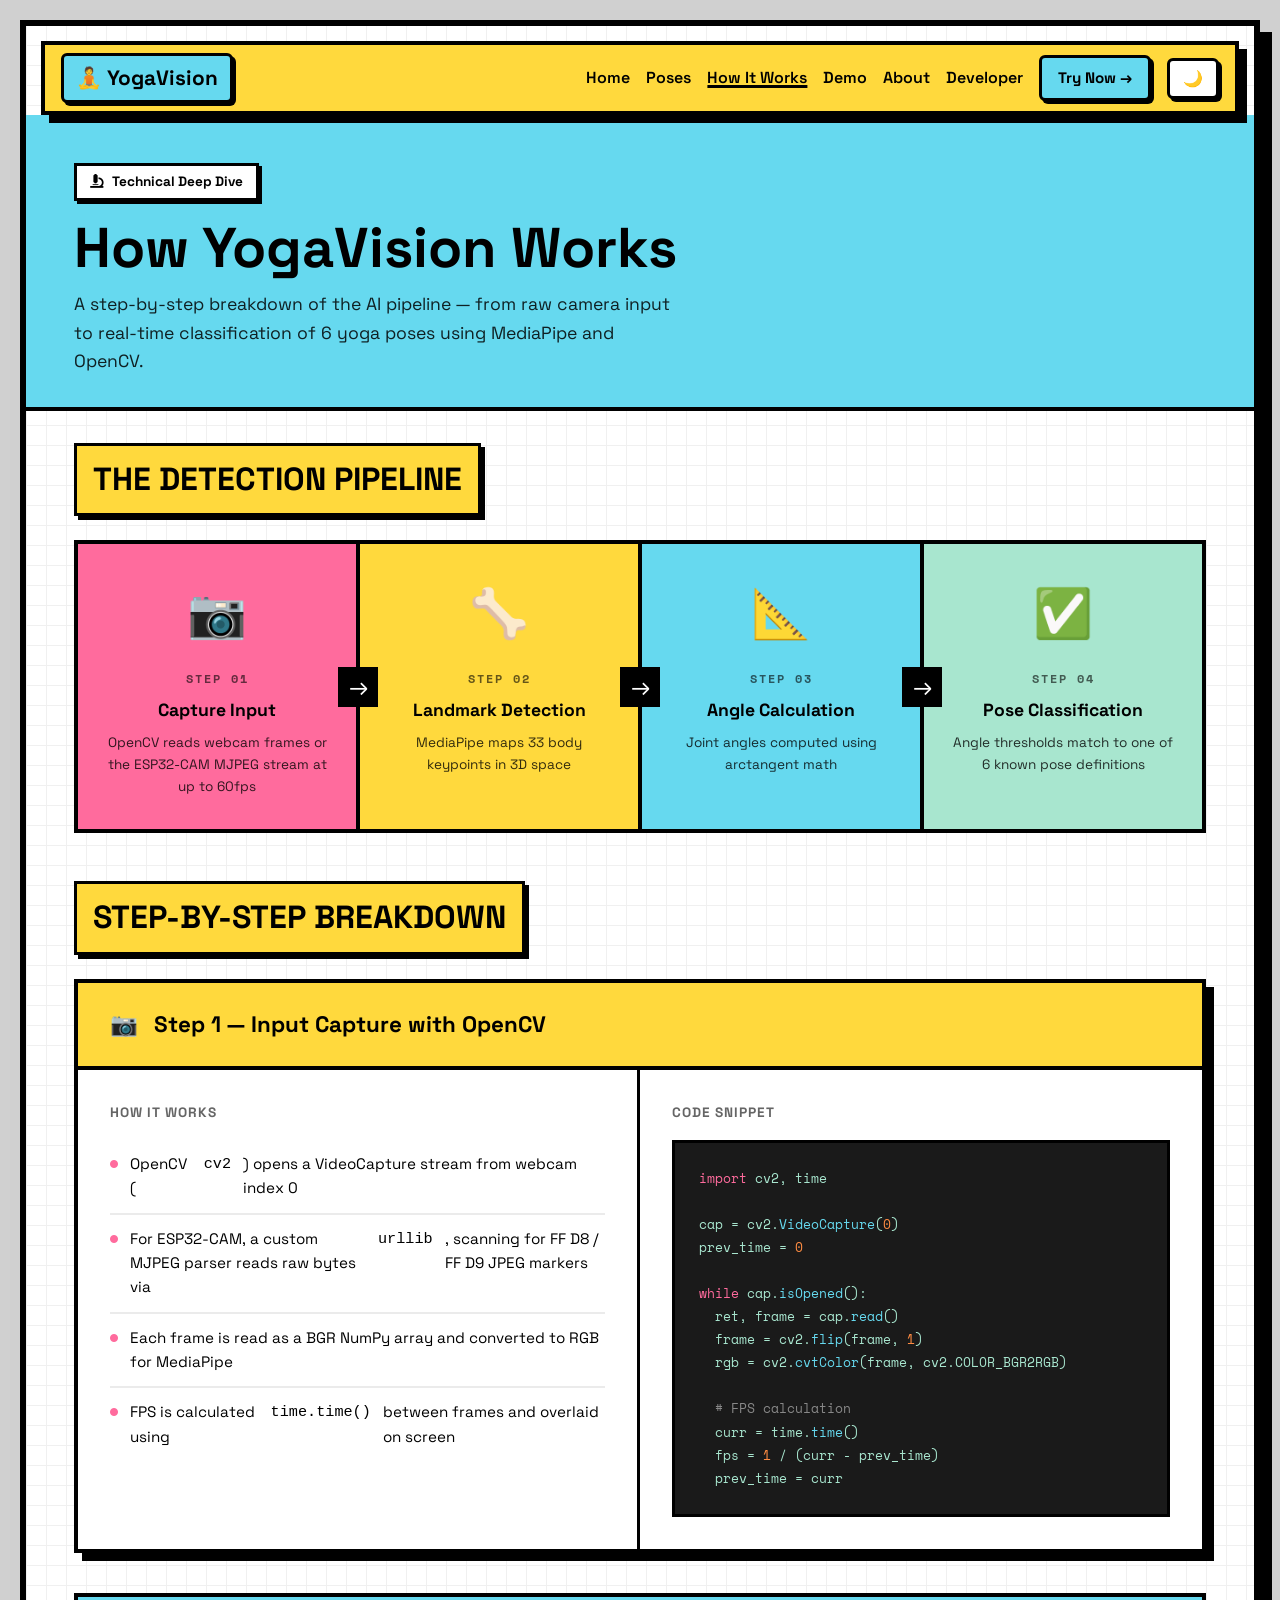
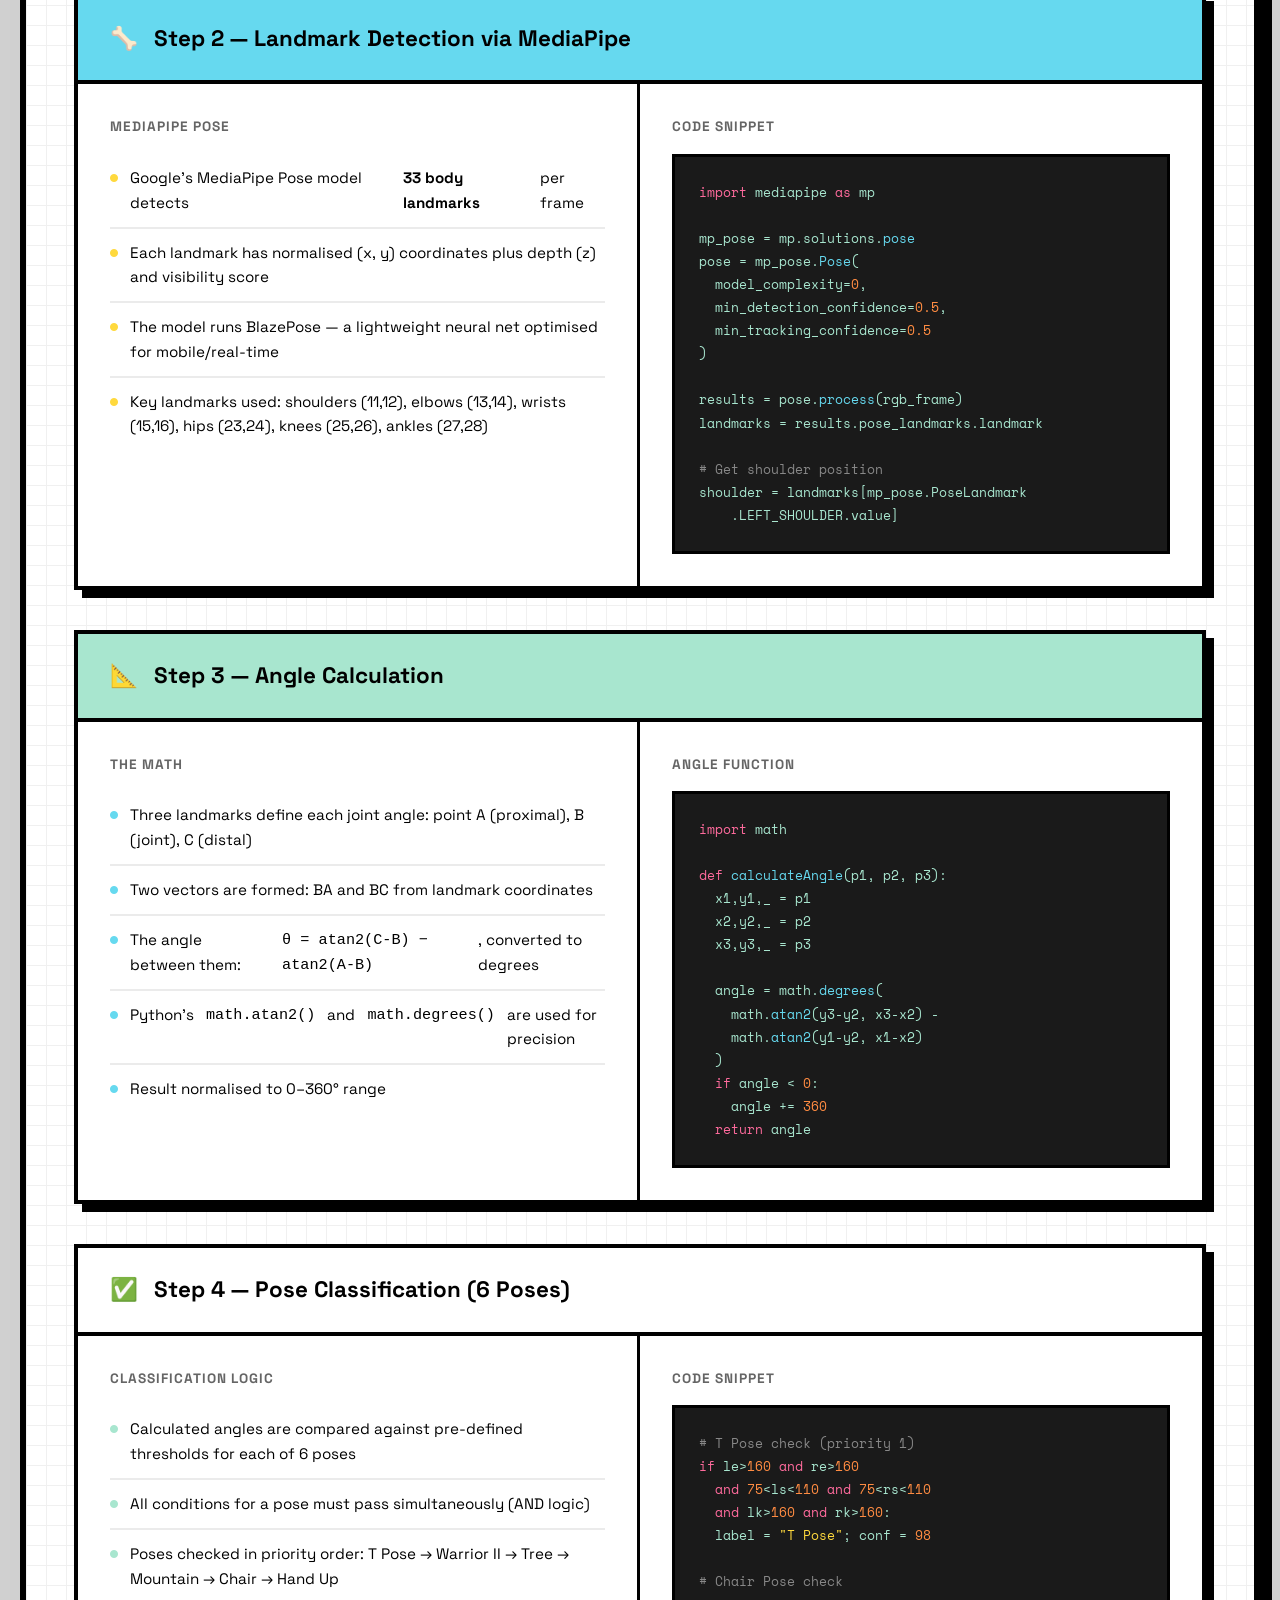
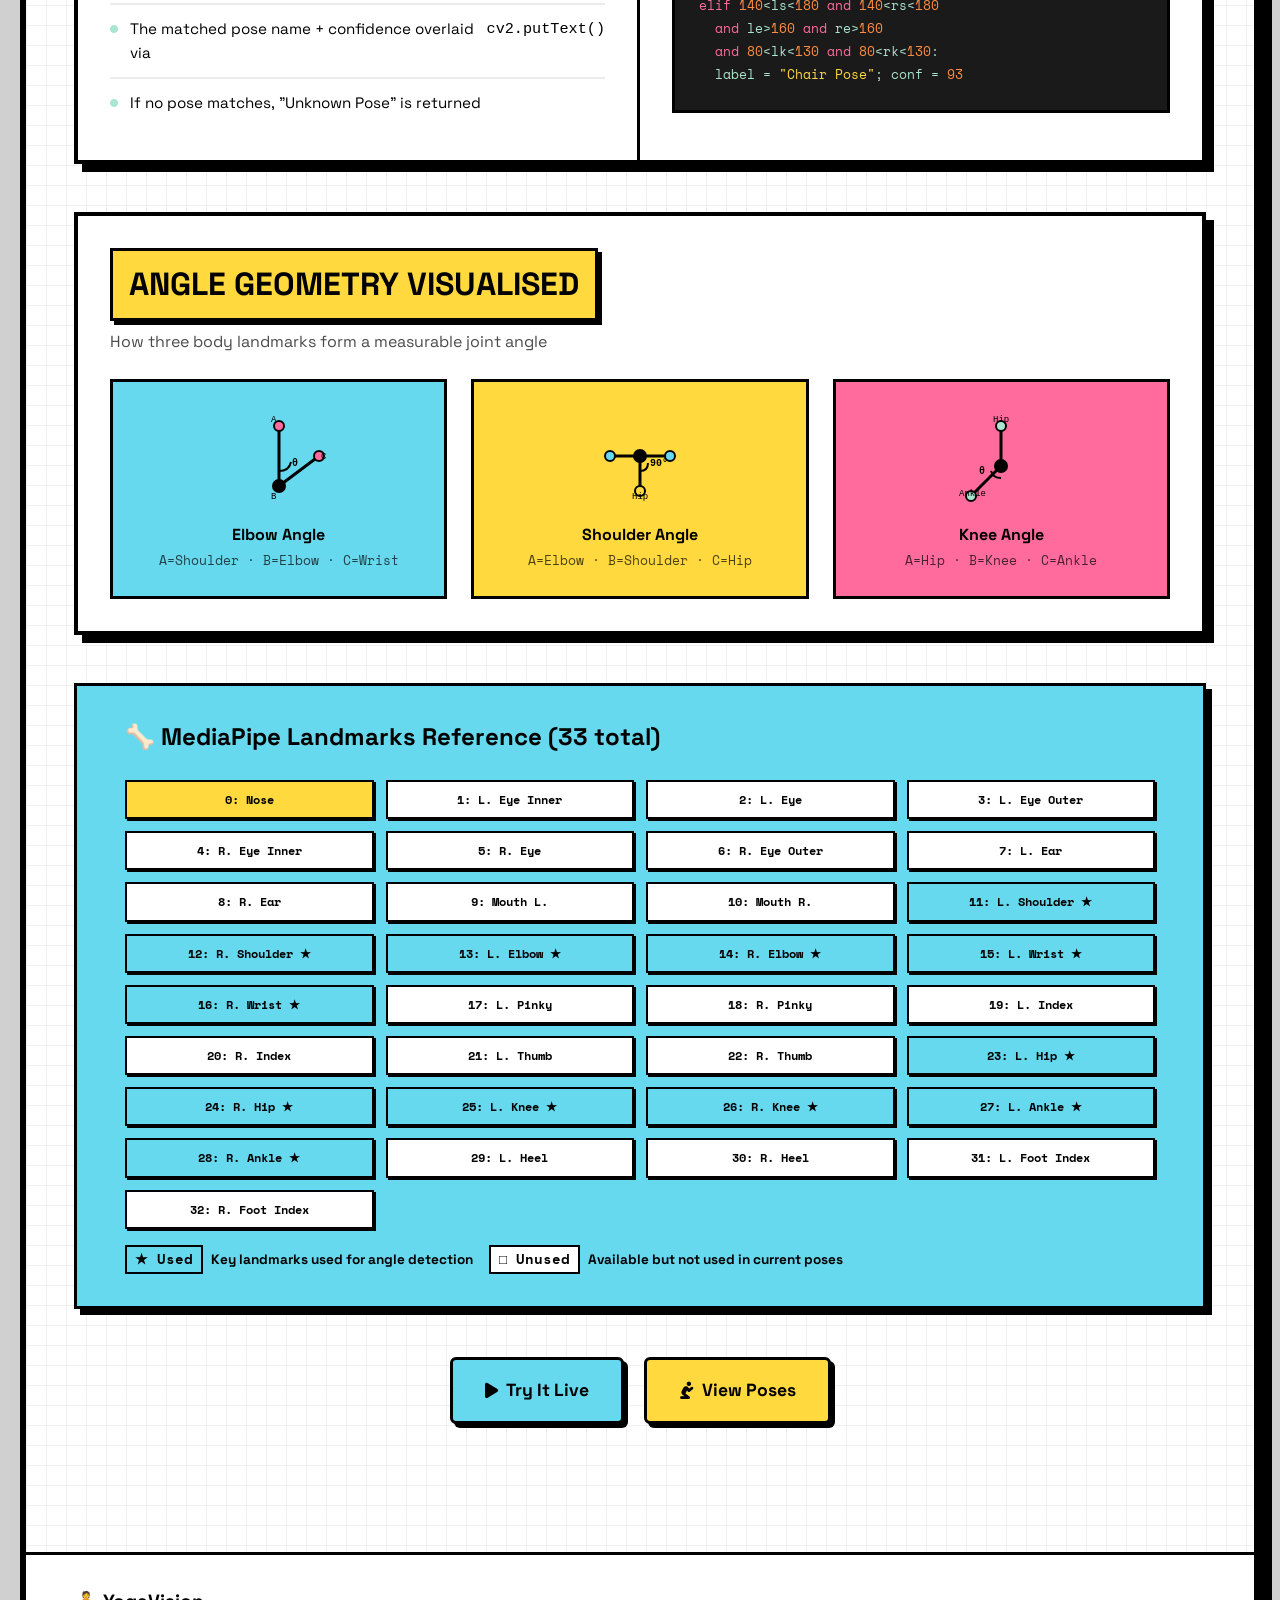
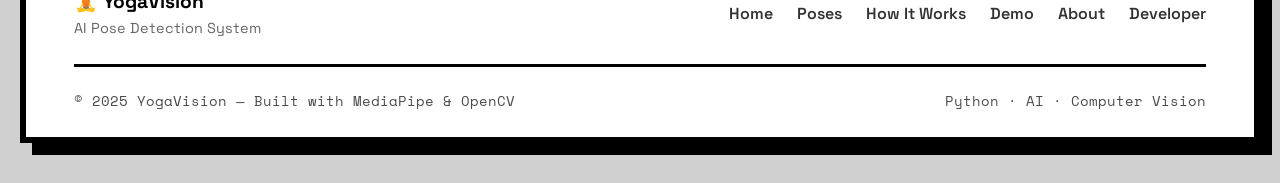
<file: works.html>
<!DOCTYPE html>
<html lang="en">
<head>
  <meta charset="UTF-8">
  <meta name="viewport" content="width=device-width, initial-scale=1.0">
  <title>YogaVision | How It Works</title>
  <link rel="preconnect" href="https://fonts.googleapis.com">
  <link href="https://fonts.googleapis.com/css2?family=Space+Grotesk:wght@400;600;700&family=Space+Mono:wght@400;700&family=Caveat:wght@700&display=swap" rel="stylesheet">
  <link rel="stylesheet" href="https://cdnjs.cloudflare.com/ajax/libs/font-awesome/6.4.0/css/all.min.css">
  <link rel="stylesheet" href="style.css">
  <style>
    .page-hero { background: var(--cyan); border-bottom: 4px solid var(--border); padding: 3rem 3rem 2rem; }
    .page-hero-tag { display:inline-flex;align-items:center;gap:.5rem;padding:.3rem .8rem;background:var(--white);border:3px solid var(--border);box-shadow:3px 3px 0 var(--border);font-weight:700;font-size:.85rem;margin-bottom:1rem; }
    .page-hero-title { font-size:3.5rem;font-weight:700;line-height:1.1;margin-bottom:.75rem; }
    .page-hero-desc { font-size:1.1rem;opacity:.85;max-width:600px; }
    .pipeline { display:flex;align-items:stretch;gap:0;margin-bottom:3rem;overflow-x:auto; }
    .pipeline-step { flex:1;min-width:180px;background:var(--white);border:4px solid var(--border);padding:2rem 1.5rem;position:relative;text-align:center; }
    .pipeline-step:not(:first-child) { border-left:none; }
    .pipeline-step:nth-child(1) { background:var(--pink); }
    .pipeline-step:nth-child(2) { background:var(--yellow); }
    .pipeline-step:nth-child(3) { background:var(--cyan); }
    .pipeline-step:nth-child(4) { background:var(--green); }
    .pipeline-arrow { position:absolute;right:-22px;top:50%;transform:translateY(-50%);font-size:1.5rem;z-index:10;background:var(--border);color:#fff;width:40px;height:40px;display:flex;align-items:center;justify-content:center;border:3px solid var(--border); }
    .pipeline-step:last-child .pipeline-arrow { display:none; }
    .pipeline-icon { font-size:3rem;display:block;margin-bottom:1rem; }
    .pipeline-num { font-family:'Space Mono',monospace;font-size:.75rem;font-weight:700;opacity:.6;margin-bottom:.5rem;text-transform:uppercase;letter-spacing:2px; }
    .pipeline-name { font-size:1.1rem;font-weight:700;margin-bottom:.5rem; }
    .pipeline-desc { font-size:.85rem;opacity:.8; }
    .deep-section { background:var(--white);border:4px solid var(--border);box-shadow:8px 8px 0 var(--border);margin-bottom:2.5rem;overflow:hidden; }
    .deep-section-header { display:flex;align-items:center;gap:1rem;padding:1.5rem 2rem;border-bottom:4px solid var(--border);font-size:1.4rem;font-weight:700; }
    .deep-section:nth-child(1) .deep-section-header { background:var(--pink); }
    .deep-section:nth-child(2) .deep-section-header { background:var(--yellow); }
    .deep-section:nth-child(3) .deep-section-header { background:var(--cyan); }
    .deep-section:nth-child(4) .deep-section-header { background:var(--green); }
    .deep-section-body { display:grid;grid-template-columns:1fr 1fr;gap:0; }
    .deep-col { padding:2rem;border-right:3px solid var(--border); }
    .deep-col:last-child { border-right:none; }
    .deep-col h4 { font-size:.85rem;text-transform:uppercase;letter-spacing:1px;opacity:.6;margin-bottom:1rem;font-weight:700; }
    .code-block { background:#1a1a1a;color:#a8e6cf;font-family:'Space Mono',monospace;font-size:.8rem;padding:1.5rem;border:3px solid var(--border);line-height:1.8;overflow-x:auto; }
    .code-block .kw { color:#ff6b9d; }
    .code-block .fn { color:#66d9ef; }
    .code-block .cm { color:#888; }
    .code-block .st { color:#ffd93d; }
    .code-block .nu { color:#ff8c42; }
    .info-list { list-style:none; }
    .info-list li { display:flex;align-items:flex-start;gap:.75rem;padding:.75rem 0;border-bottom:2px solid rgba(0,0,0,.08);font-size:.95rem; }
    .info-list li:last-child { border-bottom:none; }
    .info-list li i { flex-shrink:0;margin-top:.2rem; }
    .angle-demo { background:var(--white);border:4px solid var(--border);box-shadow:8px 8px 0 var(--border);padding:2rem;margin-bottom:3rem; }
    .angle-grid { display:grid;grid-template-columns:repeat(3,1fr);gap:1.5rem;margin-top:1.5rem; }
    .angle-box { border:3px solid var(--border);padding:1.5rem;text-align:center; }
    .angle-box:nth-child(1) { background:var(--cyan); }
    .angle-box:nth-child(2) { background:var(--yellow); }
    .angle-box:nth-child(3) { background:var(--pink); }
    .angle-box svg { width:100px;height:100px;margin:0 auto 1rem;display:block; }
    .angle-box-name { font-weight:700;font-size:1rem;margin-bottom:.25rem; }
    .angle-box-range { font-family:'Space Mono',monospace;font-size:.8rem;opacity:.7; }
    .landmark-grid { display:grid;grid-template-columns:repeat(4,1fr);gap:.75rem; }
    .lm-chip { background:var(--white);border:2px solid var(--border);padding:.5rem .75rem;font-family:'Space Mono',monospace;font-size:.75rem;font-weight:700;text-align:center;box-shadow:2px 2px 0 var(--border); }
    .lm-chip.used { background:var(--cyan); }
    .lm-chip.key  { background:var(--yellow); }
    @media (max-width:900px) { .deep-section-body{grid-template-columns:1fr} .deep-col{border-right:none;border-bottom:3px solid var(--border)} .angle-grid{grid-template-columns:1fr} .landmark-grid{grid-template-columns:repeat(2,1fr)} .pipeline{flex-direction:column} .pipeline-step{border-left:4px solid var(--border)!important} .pipeline-arrow{right:50%;bottom:-22px;top:auto;transform:translateX(50%) rotate(90deg)} }
  </style>
</head>
<body>
  <div class="page-wrapper">
    <nav class="navbar" id="navbar">
      <div class="nav-content">
        <a href="index.html" class="nav-brand">🧘 YogaVision</a>
        <div class="nav-right">
          <a href="index.html" class="nav-link">Home</a>
          <a href="poses.html" class="nav-link">Poses</a>
          <a href="works.html" class="nav-link active">How It Works</a>
          <a href="demo.html"  class="nav-link">Demo</a>
          <a href="about.html" class="nav-link">About</a>
          <a href="developer.html" class="nav-link">Developer</a>
          <a href="demo.html"  class="nav-cta">Try Now →</a>
          <button class="theme-btn" id="theme-toggle">🌙</button>
        </div>
      </div>
    </nav>

    <div class="page-hero">
      <div class="page-hero-tag"><i class="fas fa-microscope"></i> Technical Deep Dive</div>
      <h1 class="page-hero-title">How YogaVision Works</h1>
      <p class="page-hero-desc">A step-by-step breakdown of the AI pipeline — from raw camera input to real-time classification of 6 yoga poses using MediaPipe and OpenCV.</p>
    </div>

    <div class="container">

      <section class="section">
        <h2 class="section-title">The Detection Pipeline</h2>
        <div class="pipeline">
          <div class="pipeline-step">
            <div class="pipeline-arrow">→</div>
            <span class="pipeline-icon">📷</span>
            <div class="pipeline-num">Step 01</div>
            <div class="pipeline-name">Capture Input</div>
            <div class="pipeline-desc">OpenCV reads webcam frames or the ESP32-CAM MJPEG stream at up to 60fps</div>
          </div>
          <div class="pipeline-step">
            <div class="pipeline-arrow">→</div>
            <span class="pipeline-icon">🦴</span>
            <div class="pipeline-num">Step 02</div>
            <div class="pipeline-name">Landmark Detection</div>
            <div class="pipeline-desc">MediaPipe maps 33 body keypoints in 3D space</div>
          </div>
          <div class="pipeline-step">
            <div class="pipeline-arrow">→</div>
            <span class="pipeline-icon">📐</span>
            <div class="pipeline-num">Step 03</div>
            <div class="pipeline-name">Angle Calculation</div>
            <div class="pipeline-desc">Joint angles computed using arctangent math</div>
          </div>
          <div class="pipeline-step">
            <span class="pipeline-icon">✅</span>
            <div class="pipeline-num">Step 04</div>
            <div class="pipeline-name">Pose Classification</div>
            <div class="pipeline-desc">Angle thresholds match to one of 6 known pose definitions</div>
          </div>
        </div>
      </section>

      <section class="section">
        <h2 class="section-title">Step-by-Step Breakdown</h2>

        <div class="deep-section">
          <div class="deep-section-header"><span>📷</span> Step 1 — Input Capture with OpenCV</div>
          <div class="deep-section-body">
            <div class="deep-col">
              <h4>How it works</h4>
              <ul class="info-list">
                <li><i class="fas fa-circle" style="color:var(--pink);font-size:.5rem;margin-top:.5rem;"></i> OpenCV (<code>cv2</code>) opens a VideoCapture stream from webcam index 0</li>
                <li><i class="fas fa-circle" style="color:var(--pink);font-size:.5rem;margin-top:.5rem;"></i> For ESP32-CAM, a custom MJPEG parser reads raw bytes via <code>urllib</code>, scanning for FF D8 / FF D9 JPEG markers</li>
                <li><i class="fas fa-circle" style="color:var(--pink);font-size:.5rem;margin-top:.5rem;"></i> Each frame is read as a BGR NumPy array and converted to RGB for MediaPipe</li>
                <li><i class="fas fa-circle" style="color:var(--pink);font-size:.5rem;margin-top:.5rem;"></i> FPS is calculated using <code>time.time()</code> between frames and overlaid on screen</li>
              </ul>
            </div>
            <div class="deep-col">
              <h4>Code Snippet</h4>
              <div class="code-block">
<span class="kw">import</span> cv2, time<br>
<br>
cap = cv2.<span class="fn">VideoCapture</span>(<span class="nu">0</span>)<br>
prev_time = <span class="nu">0</span><br>
<br>
<span class="kw">while</span> cap.<span class="fn">isOpened</span>():<br>
&nbsp;&nbsp;ret, frame = cap.<span class="fn">read</span>()<br>
&nbsp;&nbsp;frame = cv2.<span class="fn">flip</span>(frame, <span class="nu">1</span>)<br>
&nbsp;&nbsp;rgb = cv2.<span class="fn">cvtColor</span>(frame, cv2.COLOR_BGR2RGB)<br>
<br>
&nbsp;&nbsp;<span class="cm"># FPS calculation</span><br>
&nbsp;&nbsp;curr = time.<span class="fn">time</span>()<br>
&nbsp;&nbsp;fps = <span class="nu">1</span> / (curr - prev_time)<br>
&nbsp;&nbsp;prev_time = curr
              </div>
            </div>
          </div>
        </div>

        <div class="deep-section">
          <div class="deep-section-header"><span>🦴</span> Step 2 — Landmark Detection via MediaPipe</div>
          <div class="deep-section-body">
            <div class="deep-col">
              <h4>MediaPipe Pose</h4>
              <ul class="info-list">
                <li><i class="fas fa-circle" style="color:var(--yellow);font-size:.5rem;margin-top:.5rem;"></i> Google's MediaPipe Pose model detects <strong>33 body landmarks</strong> per frame</li>
                <li><i class="fas fa-circle" style="color:var(--yellow);font-size:.5rem;margin-top:.5rem;"></i> Each landmark has normalised (x, y) coordinates plus depth (z) and visibility score</li>
                <li><i class="fas fa-circle" style="color:var(--yellow);font-size:.5rem;margin-top:.5rem;"></i> The model runs BlazePose — a lightweight neural net optimised for mobile/real-time</li>
                <li><i class="fas fa-circle" style="color:var(--yellow);font-size:.5rem;margin-top:.5rem;"></i> Key landmarks used: shoulders (11,12), elbows (13,14), wrists (15,16), hips (23,24), knees (25,26), ankles (27,28)</li>
              </ul>
            </div>
            <div class="deep-col">
              <h4>Code Snippet</h4>
              <div class="code-block">
<span class="kw">import</span> mediapipe <span class="kw">as</span> mp<br>
<br>
mp_pose = mp.solutions.<span class="fn">pose</span><br>
pose = mp_pose.<span class="fn">Pose</span>(<br>
&nbsp;&nbsp;model_complexity=<span class="nu">0</span>,<br>
&nbsp;&nbsp;min_detection_confidence=<span class="nu">0.5</span>,<br>
&nbsp;&nbsp;min_tracking_confidence=<span class="nu">0.5</span><br>
)<br>
<br>
results = pose.<span class="fn">process</span>(rgb_frame)<br>
landmarks = results.pose_landmarks.landmark<br>
<br>
<span class="cm"># Get shoulder position</span><br>
shoulder = landmarks[mp_pose.PoseLandmark<br>
&nbsp;&nbsp;&nbsp;&nbsp;.LEFT_SHOULDER.value]
              </div>
            </div>
          </div>
        </div>

        <div class="deep-section">
          <div class="deep-section-header"><span>📐</span> Step 3 — Angle Calculation</div>
          <div class="deep-section-body">
            <div class="deep-col">
              <h4>The Math</h4>
              <ul class="info-list">
                <li><i class="fas fa-circle" style="color:var(--cyan);font-size:.5rem;margin-top:.5rem;"></i> Three landmarks define each joint angle: point A (proximal), B (joint), C (distal)</li>
                <li><i class="fas fa-circle" style="color:var(--cyan);font-size:.5rem;margin-top:.5rem;"></i> Two vectors are formed: BA and BC from landmark coordinates</li>
                <li><i class="fas fa-circle" style="color:var(--cyan);font-size:.5rem;margin-top:.5rem;"></i> The angle between them: <code>θ = atan2(C-B) − atan2(A-B)</code>, converted to degrees</li>
                <li><i class="fas fa-circle" style="color:var(--cyan);font-size:.5rem;margin-top:.5rem;"></i> Python's <code>math.atan2()</code> and <code>math.degrees()</code> are used for precision</li>
                <li><i class="fas fa-circle" style="color:var(--cyan);font-size:.5rem;margin-top:.5rem;"></i> Result normalised to 0–360° range</li>
              </ul>
            </div>
            <div class="deep-col">
              <h4>Angle Function</h4>
              <div class="code-block">
<span class="kw">import</span> math<br>
<br>
<span class="kw">def</span> <span class="fn">calculateAngle</span>(p1, p2, p3):<br>
&nbsp;&nbsp;x1,y1,_ = p1<br>
&nbsp;&nbsp;x2,y2,_ = p2<br>
&nbsp;&nbsp;x3,y3,_ = p3<br>
<br>
&nbsp;&nbsp;angle = math.<span class="fn">degrees</span>(<br>
&nbsp;&nbsp;&nbsp;&nbsp;math.<span class="fn">atan2</span>(y3-y2, x3-x2) -<br>
&nbsp;&nbsp;&nbsp;&nbsp;math.<span class="fn">atan2</span>(y1-y2, x1-x2)<br>
&nbsp;&nbsp;)<br>
&nbsp;&nbsp;<span class="kw">if</span> angle &lt; <span class="nu">0</span>:<br>
&nbsp;&nbsp;&nbsp;&nbsp;angle += <span class="nu">360</span><br>
&nbsp;&nbsp;<span class="kw">return</span> angle
              </div>
            </div>
          </div>
        </div>

        <div class="deep-section">
          <div class="deep-section-header"><span>✅</span> Step 4 — Pose Classification (6 Poses)</div>
          <div class="deep-section-body">
            <div class="deep-col">
              <h4>Classification Logic</h4>
              <ul class="info-list">
                <li><i class="fas fa-circle" style="color:var(--green);font-size:.5rem;margin-top:.5rem;"></i> Calculated angles are compared against pre-defined thresholds for each of 6 poses</li>
                <li><i class="fas fa-circle" style="color:var(--green);font-size:.5rem;margin-top:.5rem;"></i> All conditions for a pose must pass simultaneously (AND logic)</li>
                <li><i class="fas fa-circle" style="color:var(--green);font-size:.5rem;margin-top:.5rem;"></i> Poses checked in priority order: T Pose → Warrior II → Tree → Mountain → Chair → Hand Up</li>
                <li><i class="fas fa-circle" style="color:var(--green);font-size:.5rem;margin-top:.5rem;"></i> The matched pose name + confidence overlaid via <code>cv2.putText()</code></li>
                <li><i class="fas fa-circle" style="color:var(--green);font-size:.5rem;margin-top:.5rem;"></i> If no pose matches, "Unknown Pose" is returned</li>
              </ul>
            </div>
            <div class="deep-col">
              <h4>Code Snippet</h4>
              <div class="code-block">
<span class="cm"># T Pose check (priority 1)</span><br>
<span class="kw">if</span> le&gt;<span class="nu">160</span> <span class="kw">and</span> re&gt;<span class="nu">160</span><br>
&nbsp;&nbsp;<span class="kw">and</span> <span class="nu">75</span>&lt;ls&lt;<span class="nu">110</span> <span class="kw">and</span> <span class="nu">75</span>&lt;rs&lt;<span class="nu">110</span><br>
&nbsp;&nbsp;<span class="kw">and</span> lk&gt;<span class="nu">160</span> <span class="kw">and</span> rk&gt;<span class="nu">160</span>:<br>
&nbsp;&nbsp;label = <span class="st">"T Pose"</span>; conf = <span class="nu">98</span><br>
<br>
<span class="cm"># Chair Pose check</span><br>
<span class="kw">elif</span> <span class="nu">140</span>&lt;ls&lt;<span class="nu">180</span> <span class="kw">and</span> <span class="nu">140</span>&lt;rs&lt;<span class="nu">180</span><br>
&nbsp;&nbsp;<span class="kw">and</span> le&gt;<span class="nu">160</span> <span class="kw">and</span> re&gt;<span class="nu">160</span><br>
&nbsp;&nbsp;<span class="kw">and</span> <span class="nu">80</span>&lt;lk&lt;<span class="nu">130</span> <span class="kw">and</span> <span class="nu">80</span>&lt;rk&lt;<span class="nu">130</span>:<br>
&nbsp;&nbsp;label = <span class="st">"Chair Pose"</span>; conf = <span class="nu">93</span>
              </div>
            </div>
          </div>
        </div>
      </section>

      <section class="section">
        <div class="angle-demo">
          <h2 class="section-title" style="margin-bottom:.5rem;">Angle Geometry Visualised</h2>
          <p style="opacity:.7;margin-bottom:1.5rem;">How three body landmarks form a measurable joint angle</p>
          <div class="angle-grid">
            <div class="angle-box">
              <svg viewBox="0 0 100 100" xmlns="http://www.w3.org/2000/svg">
                <line x1="50" y1="80" x2="50" y2="20" stroke="#000" stroke-width="3"/>
                <line x1="50" y1="80" x2="90" y2="50" stroke="#000" stroke-width="3"/>
                <circle cx="50" cy="20" r="5" fill="#ff6b9d" stroke="#000" stroke-width="2"/>
                <circle cx="50" cy="80" r="7" fill="#000"/>
                <circle cx="90" cy="50" r="5" fill="#ff6b9d" stroke="#000" stroke-width="2"/>
                <path d="M50,65 Q60,65 62,56" fill="none" stroke="#000" stroke-width="2"/>
                <text x="63" y="60" font-size="10" font-family="monospace" font-weight="700">θ</text>
                <text x="42" y="16" font-size="9" font-family="monospace">A</text>
                <text x="92" y="53" font-size="9" font-family="monospace">C</text>
                <text x="42" y="93" font-size="9" font-family="monospace">B</text>
              </svg>
              <div class="angle-box-name">Elbow Angle</div>
              <div class="angle-box-range">A=Shoulder · B=Elbow · C=Wrist</div>
            </div>
            <div class="angle-box">
              <svg viewBox="0 0 100 100" xmlns="http://www.w3.org/2000/svg">
                <line x1="20" y1="50" x2="50" y2="50" stroke="#000" stroke-width="3"/>
                <line x1="50" y1="50" x2="80" y2="50" stroke="#000" stroke-width="3"/>
                <line x1="50" y1="50" x2="50" y2="85" stroke="#000" stroke-width="3"/>
                <circle cx="20" cy="50" r="5" fill="#66d9ef" stroke="#000" stroke-width="2"/>
                <circle cx="80" cy="50" r="5" fill="#66d9ef" stroke="#000" stroke-width="2"/>
                <circle cx="50" cy="50" r="7" fill="#000"/>
                <circle cx="50" cy="85" r="5" fill="#ffd93d" stroke="#000" stroke-width="2"/>
                <path d="M50,65 Q58,65 58,57" fill="none" stroke="#000" stroke-width="2"/>
                <text x="60" y="60" font-size="10" font-family="monospace" font-weight="700">90°</text>
                <text x="42" y="93" font-size="9" font-family="monospace">Hip</text>
              </svg>
              <div class="angle-box-name">Shoulder Angle</div>
              <div class="angle-box-range">A=Elbow · B=Shoulder · C=Hip</div>
            </div>
            <div class="angle-box">
              <svg viewBox="0 0 100 100" xmlns="http://www.w3.org/2000/svg">
                <line x1="50" y1="20" x2="50" y2="60" stroke="#000" stroke-width="3"/>
                <line x1="50" y1="60" x2="20" y2="90" stroke="#000" stroke-width="3"/>
                <circle cx="50" cy="20" r="5" fill="#a8e6cf" stroke="#000" stroke-width="2"/>
                <circle cx="50" cy="60" r="7" fill="#000"/>
                <circle cx="20" cy="90" r="5" fill="#a8e6cf" stroke="#000" stroke-width="2"/>
                <path d="M50,72 Q42,72 40,65" fill="none" stroke="#000" stroke-width="2"/>
                <text x="28" y="68" font-size="10" font-family="monospace" font-weight="700">θ</text>
                <text x="42" y="16" font-size="9" font-family="monospace">Hip</text>
                <text x="8" y="90" font-size="9" font-family="monospace">Ankle</text>
              </svg>
              <div class="angle-box-name">Knee Angle</div>
              <div class="angle-box-range">A=Hip · B=Knee · C=Ankle</div>
            </div>
          </div>
        </div>
      </section>

      <section class="section">
        <div class="highlight-strip">
          <h2 style="font-size:1.5rem;font-weight:700;margin-bottom:1.5rem;">🦴 MediaPipe Landmarks Reference (33 total)</h2>
          <div class="landmark-grid">
            <div class="lm-chip key">0: Nose</div>
            <div class="lm-chip">1: L. Eye Inner</div>
            <div class="lm-chip">2: L. Eye</div>
            <div class="lm-chip">3: L. Eye Outer</div>
            <div class="lm-chip">4: R. Eye Inner</div>
            <div class="lm-chip">5: R. Eye</div>
            <div class="lm-chip">6: R. Eye Outer</div>
            <div class="lm-chip">7: L. Ear</div>
            <div class="lm-chip">8: R. Ear</div>
            <div class="lm-chip">9: Mouth L.</div>
            <div class="lm-chip">10: Mouth R.</div>
            <div class="lm-chip used">11: L. Shoulder ★</div>
            <div class="lm-chip used">12: R. Shoulder ★</div>
            <div class="lm-chip used">13: L. Elbow ★</div>
            <div class="lm-chip used">14: R. Elbow ★</div>
            <div class="lm-chip used">15: L. Wrist ★</div>
            <div class="lm-chip used">16: R. Wrist ★</div>
            <div class="lm-chip">17: L. Pinky</div>
            <div class="lm-chip">18: R. Pinky</div>
            <div class="lm-chip">19: L. Index</div>
            <div class="lm-chip">20: R. Index</div>
            <div class="lm-chip">21: L. Thumb</div>
            <div class="lm-chip">22: R. Thumb</div>
            <div class="lm-chip used">23: L. Hip ★</div>
            <div class="lm-chip used">24: R. Hip ★</div>
            <div class="lm-chip used">25: L. Knee ★</div>
            <div class="lm-chip used">26: R. Knee ★</div>
            <div class="lm-chip used">27: L. Ankle ★</div>
            <div class="lm-chip used">28: R. Ankle ★</div>
            <div class="lm-chip">29: L. Heel</div>
            <div class="lm-chip">30: R. Heel</div>
            <div class="lm-chip">31: L. Foot Index</div>
            <div class="lm-chip">32: R. Foot Index</div>
          </div>
          <div style="margin-top:1rem;display:flex;gap:1rem;flex-wrap:wrap;">
            <span style="display:flex;align-items:center;gap:.5rem;font-size:.85rem;font-weight:700;"><span style="background:var(--cyan);border:2px solid var(--border);padding:2px 8px;font-family:'Space Mono',monospace;">★ Used</span> Key landmarks used for angle detection</span>
            <span style="display:flex;align-items:center;gap:.5rem;font-size:.85rem;font-weight:700;"><span style="background:var(--white);border:2px solid var(--border);padding:2px 8px;font-family:'Space Mono',monospace;">□ Unused</span> Available but not used in current poses</span>
          </div>
        </div>
      </section>

      <div style="text-align:center;margin:3rem 0;">
        <a href="demo.html"  class="btn btn-primary"   style="font-size:1.1rem;padding:1rem 2rem;margin-right:1rem;"><i class="fas fa-play"></i> Try It Live</a>
        <a href="poses.html" class="btn btn-secondary" style="font-size:1.1rem;padding:1rem 2rem;"><i class="fas fa-person-praying"></i> View Poses</a>
      </div>

    </div>

    <footer class="footer">
      <div class="footer-inner">
        <div class="footer-brand">🧘 YogaVision <span>AI Pose Detection System</span></div>
        <nav class="footer-nav">
          <a href="index.html">Home</a>
          <a href="poses.html">Poses</a>
          <a href="works.html">How It Works</a>
          <a href="demo.html">Demo</a>
          <a href="about.html">About</a>
          <a href="developer.html">Developer</a>
        </nav>
      </div>
      <div class="footer-bottom">
        <span>© 2025 YogaVision — Built with MediaPipe & OpenCV</span>
        <span style="font-family:'Space Mono',monospace;font-size:.85rem;">Python · AI · Computer Vision</span>
      </div>
    </footer>
  </div>
  <script>
    const btn = document.getElementById('theme-toggle');
    const body = document.body;
    const saved = localStorage.getItem('yv-theme') || 'light';
    body.setAttribute('data-theme', saved);
    btn.textContent = saved === 'dark' ? '☀️' : '🌙';
    btn.addEventListener('click', () => {
      const next = body.getAttribute('data-theme') === 'light' ? 'dark' : 'light';
      body.setAttribute('data-theme', next);
      localStorage.setItem('yv-theme', next);
      btn.textContent = next === 'dark' ? '☀️' : '🌙';
    });
    let last = 0;
    const nav = document.getElementById('navbar');
    window.addEventListener('scroll', () => {
      const cur = window.scrollY;
      nav.classList.toggle('hidden', cur > last && cur > 100);
      last = cur;
    });
  </script>
</body>
</html>
</file>
<file: style.css>
* {
  margin: 0;
  padding: 0;
  box-sizing: border-box;
}

html { scroll-behavior: smooth; }

:root {
  --bg: #ffffff;
  --text: #000000;
  --border: #000000;
  --yellow: #ffd93d;
  --cyan: #66d9ef;
  --pink: #ff6b9d;
  --green: #a8e6cf;
  --orange: #ff8c42;
  --white: #ffffff;
  --shadow-offset: 4px;
  --border-width: 3px;
}

body[data-theme="dark"] {
  --bg: #1a1a1a;
  --text: #ffffff;
  --border: #a8e6cf;
  --white: #2a2a2a;
}

body {
  font-family: 'Space Grotesk', sans-serif;
  background: #d0d0d0;
  color: var(--text);
  line-height: 1.6;
  min-height: 100vh;
  margin: 0;
  padding: 20px;
}

.page-wrapper {
  background: var(--bg);
  background-image:
    repeating-linear-gradient(90deg, #f0f0f0 0px, #f0f0f0 1px, transparent 1px, transparent 20px),
    repeating-linear-gradient(0deg, #f0f0f0 0px, #f0f0f0 1px, transparent 1px, transparent 20px);
  background-size: 20px 20px;
  border: 6px solid var(--border);
  box-shadow: 12px 12px 0 var(--border);
  max-width: 1400px;
  margin: 0 auto 20px;
  min-height: calc(100vh - 40px);
  overflow: visible;
  position: relative;
}

body[data-theme="dark"] .page-wrapper {
  background: #1a1a1a;
  background-image:
    repeating-linear-gradient(90deg, rgba(255,255,255,0.05) 0px, rgba(255,255,255,0.05) 1px, transparent 1px, transparent 20px),
    repeating-linear-gradient(0deg, rgba(255,255,255,0.05) 0px, rgba(255,255,255,0.05) 1px, transparent 1px, transparent 20px);
}

/* NAVBAR */
.navbar {
  background: var(--yellow);
  border: 4px solid var(--border);
  box-shadow: 8px 8px 0 var(--border);
  position: sticky;
  top: 15px;
  margin: 15px 15px 0;
  z-index: 1000;
  transition: transform 0.3s ease;
}

.navbar.hidden { transform: translateY(-120%); }

.nav-content {
  display: flex;
  justify-content: space-between;
  align-items: center;
  padding: 0.5rem 1rem;
}

.nav-brand {
  font-size: 1.3rem;
  font-weight: 700;
  color: var(--text);
  text-decoration: none;
  padding: 0.35rem 0.75rem;
  background: var(--cyan);
  border: var(--border-width) solid var(--border);
  border-radius: 6px;
  box-shadow: 3px 3px 0 var(--border);
  transition: all 0.2s ease;
  display: flex;
  align-items: center;
  gap: 0.4rem;
}

.nav-brand:hover { transform: translate(3px,3px); box-shadow: 0 0 0 var(--border); }

.nav-right {
  display: flex;
  gap: 1rem;
  align-items: center;
  flex-wrap: wrap;
}

.nav-link {
  color: var(--text);
  text-decoration: none;
  font-weight: 600;
  font-size: 1rem;
  transition: all 0.2s ease;
}

.nav-link:hover { transform: translateY(-2px); }
.nav-link.active { text-decoration: underline; text-decoration-thickness: 3px; }

.nav-cta {
  padding: 0.5rem 1rem;
  background: var(--cyan);
  border: var(--border-width) solid var(--border);
  border-radius: 6px;
  box-shadow: 3px 3px 0 var(--border);
  color: var(--text);
  text-decoration: none;
  font-weight: 700;
  font-size: 0.95rem;
  transition: all 0.2s ease;
}

.nav-cta:hover { transform: translate(3px,3px); box-shadow: 0 0 0 var(--border); }

.theme-btn {
  padding: 0.5rem 0.8rem;
  background: var(--white);
  border: var(--border-width) solid var(--border);
  border-radius: 6px;
  box-shadow: 3px 3px 0 var(--border);
  cursor: pointer;
  font-size: 1rem;
  transition: all 0.2s ease;
}

.theme-btn:hover { transform: translate(3px,3px); box-shadow: 0 0 0 var(--border); }

/* CONTAINER */
.container {
  max-width: 100%;
  padding: 2rem 3rem;
}

/* SECTION TITLES */
.section-title {
  font-size: 2rem;
  font-weight: 700;
  margin-bottom: 1.5rem;
  text-transform: uppercase;
  display: inline-block;
  padding: 0.5rem 1rem;
  background: var(--yellow);
  border: var(--border-width) solid var(--border);
  box-shadow: var(--shadow-offset) var(--shadow-offset) 0 var(--border);
}

.section-title-center {
  font-size: 2.5rem;
  font-weight: 700;
  text-align: center;
  display: block;
  padding: 1rem 2rem;
  background: var(--white);
  border: var(--border-width) solid var(--border);
  box-shadow: 6px 6px 0 var(--border);
  margin-bottom: 3rem;
}

/* CARDS */
.card {
  background: var(--white);
  border: var(--border-width) solid var(--border);
  padding: 2rem;
  box-shadow: 8px 8px 0 var(--border);
  transition: all 0.3s ease;
}

.card:hover { transform: translate(4px,4px); box-shadow: 4px 4px 0 var(--border); }

/* BUTTONS */
.btn {
  padding: 0.75rem 1.5rem;
  font-family: 'Space Grotesk', sans-serif;
  font-weight: 700;
  font-size: 1rem;
  text-decoration: none;
  border: var(--border-width) solid var(--border);
  cursor: pointer;
  transition: all 0.2s ease;
  display: inline-flex;
  align-items: center;
  gap: 0.5rem;
  border-radius: 6px;
}

.btn-primary { background: var(--cyan); color: var(--text); box-shadow: 4px 4px 0 var(--border); }
.btn-primary:hover { transform: translate(4px,4px); box-shadow: 0 0 0 var(--border); }
.btn-secondary { background: var(--yellow); color: var(--text); box-shadow: 4px 4px 0 var(--border); }
.btn-secondary:hover { transform: translate(4px,4px); box-shadow: 0 0 0 var(--border); }
.btn-pink { background: var(--pink); color: var(--white); box-shadow: 4px 4px 0 var(--border); }
.btn-pink:hover { transform: translate(4px,4px); box-shadow: 0 0 0 var(--border); }

/* BADGE */
.badge {
  padding: 0.4rem 0.9rem;
  background: var(--cyan);
  border: var(--border-width) solid var(--border);
  font-weight: 600;
  font-size: 0.85rem;
  display: inline-flex;
  align-items: center;
  gap: 0.4rem;
  white-space: nowrap;
}

/* TECH TAGS */
.tag {
  padding: 0.5rem 1rem;
  background: var(--white);
  border: var(--border-width) solid var(--border);
  font-weight: 600;
  font-size: 0.875rem;
  box-shadow: 3px 3px 0 var(--border);
  display: inline-flex;
  align-items: center;
  gap: 0.4rem;
  transition: all 0.2s ease;
}

.tag:hover { transform: translate(3px,3px); box-shadow: 0 0 0 var(--border); background: var(--yellow); }

/* FOOTER */
.footer {
  margin-top: 3rem;
  padding: 2rem 3rem 1.5rem;
  background: var(--white);
  border-top: var(--border-width) solid var(--border);
}

.footer-inner {
  display: flex;
  justify-content: space-between;
  align-items: center;
  flex-wrap: wrap;
  gap: 1.5rem;
  padding-bottom: 1.5rem;
  border-bottom: var(--border-width) solid var(--border);
  margin-bottom: 1.5rem;
}

.footer-brand { font-size: 1.2rem; font-weight: 700; }
.footer-brand span { color: var(--text); opacity: 0.6; font-size: 0.9rem; font-weight: 400; display: block; }

.footer-nav { display: flex; gap: 1.5rem; flex-wrap: wrap; }
.footer-nav a { color: var(--text); text-decoration: none; font-weight: 600; opacity: 0.8; transition: all 0.2s ease; }
.footer-nav a:hover { opacity: 1; text-decoration: underline; }

.footer-bottom { display: flex; justify-content: space-between; align-items: center; flex-wrap: wrap; gap: 1rem; }
.footer-bottom span { font-family: 'Space Mono', monospace; font-size: 0.85rem; opacity: 0.7; }

/* SECTION spacing */
.section { margin-bottom: 3rem; }

/* ANIMATIONS */
@keyframes fadeInUp {
  from { opacity: 0; transform: translateY(30px); }
  to   { opacity: 1; transform: translateY(0); }
}

.fade-in { animation: fadeInUp 0.6s ease forwards; }

/* POSE CARD */
.pose-card {
  background: var(--white);
  border: 4px solid var(--border);
  box-shadow: 8px 8px 0 var(--border);
  padding: 2rem;
  transition: all 0.3s ease;
  position: relative;
  overflow: hidden;
}

.pose-card::before {
  content: '';
  position: absolute;
  top: 0; left: 0;
  width: 100%; height: 6px;
}

.pose-card:nth-child(1)::before { background: var(--cyan); }
.pose-card:nth-child(2)::before { background: var(--yellow); }
.pose-card:nth-child(3)::before { background: var(--pink); }
.pose-card:nth-child(4)::before { background: var(--green); }
.pose-card:nth-child(5)::before { background: var(--orange); }
.pose-card:nth-child(6)::before { background: var(--cyan); }

.pose-card:hover { transform: translate(8px,8px); box-shadow: 0 0 0 var(--border); }

/* SKILL BOX */
.skill-box {
  background: var(--white);
  border: 4px solid var(--border);
  padding: 1.5rem;
  box-shadow: 6px 6px 0 var(--border);
  transition: all 0.3s ease;
}

.skill-box:hover { transform: translate(6px,6px); box-shadow: 0 0 0 var(--border); }

/* STAT CARD */
.stat-card {
  background: var(--white);
  border: var(--border-width) solid var(--border);
  box-shadow: 4px 4px 0 var(--border);
  padding: 2rem;
  text-align: center;
  transition: all 0.3s ease;
}

.stat-card:hover { transform: translate(4px,4px); box-shadow: 0 0 0 var(--border); background: var(--green); }

.stat-number { font-size: 3rem; font-weight: 700; line-height: 1; margin-bottom: 0.5rem; color: var(--text); }
.stat-label { font-size: 0.95rem; font-weight: 600; text-transform: uppercase; letter-spacing: 1px; opacity: 0.7; }

/* TIMELINE */
.timeline { display: flex; flex-direction: column; gap: 2rem; position: relative; margin-left: 2rem; }
.timeline::before { content: ''; position: absolute; left: -2rem; top: 0; bottom: 0; width: 3px; background: var(--border); }
.timeline-item { position: relative; }
.timeline-dot {
  position: absolute; left: calc(-2rem - 9px); top: 1.5rem;
  width: 18px; height: 18px;
  background: var(--yellow);
  border: var(--border-width) solid var(--border);
  transform: rotate(45deg);
}

/* HERO POSE SVG VISUAL */
.pose-visual {
  display: flex;
  align-items: center;
  justify-content: center;
  font-size: 8rem;
  height: 200px;
  border: 4px solid var(--border);
  background: var(--green);
  box-shadow: 6px 6px 0 var(--border);
}

/* GRID UTILITIES */
.grid-2 { display: grid; grid-template-columns: repeat(2, 1fr); gap: 2rem; }
.grid-3 { display: grid; grid-template-columns: repeat(3, 1fr); gap: 2rem; }
.grid-4 { display: grid; grid-template-columns: repeat(4, 1fr); gap: 1.5rem; }

/* HIGHLIGHT STRIP */
.highlight-strip {
  background: var(--cyan);
  border: var(--border-width) solid var(--border);
  box-shadow: 6px 6px 0 var(--border);
  padding: 2rem 3rem;
  margin: 2rem 0;
}

/* SCROLLBAR */
::-webkit-scrollbar { width: 14px; }
::-webkit-scrollbar-track { background: var(--white); border-left: 3px solid #000; }
::-webkit-scrollbar-thumb { background: var(--yellow); border: 3px solid #000; border-radius: 0; }
::-webkit-scrollbar-thumb:hover { background: var(--cyan); }

/* RESPONSIVE */
@media (max-width: 768px) {
  body { padding: 10px; }
  .container { padding: 1.5rem 1rem; }
  .grid-2, .grid-3, .grid-4 { grid-template-columns: 1fr; }
  .section-title { font-size: 1.4rem; }
  .section-title-center { font-size: 1.8rem; }
  .nav-link { display: none; }
  .navbar { margin: 10px 10px 0; }
  .footer { padding: 1.5rem 1rem; }
  .footer-inner { flex-direction: column; align-items: flex-start; }
  .page-wrapper { border: 3px solid var(--border); box-shadow: 4px 4px 0 var(--border); }
}

/* DARK MODE OVERRIDES */
body[data-theme="dark"] .navbar { background: #2a2a2a; }
body[data-theme="dark"] .section-title { background: var(--cyan); }
body[data-theme="dark"] .footer { background: #2a2a2a; }
body[data-theme="dark"] .card { background: #2a2a2a; }
body[data-theme="dark"] .pose-card { background: #2a2a2a; }
body[data-theme="dark"] .skill-box { background: #2a2a2a; }
body[data-theme="dark"] .stat-card { background: #2a2a2a; }
body[data-theme="dark"] .stat-card:hover { background: #1d9e75; }
body[data-theme="dark"] .tag { background: #2a2a2a; }
body[data-theme="dark"] .tag:hover { background: #333; }
body[data-theme="dark"] .timeline-header { background: #2a2a2a; }
body[data-theme="dark"] .page-wrapper {
  background-image:
    repeating-linear-gradient(90deg, rgba(255,255,255,0.04) 0px, rgba(255,255,255,0.04) 1px, transparent 1px, transparent 20px),
    repeating-linear-gradient(0deg, rgba(255,255,255,0.04) 0px, rgba(255,255,255,0.04) 1px, transparent 1px, transparent 20px);
}
</file>
